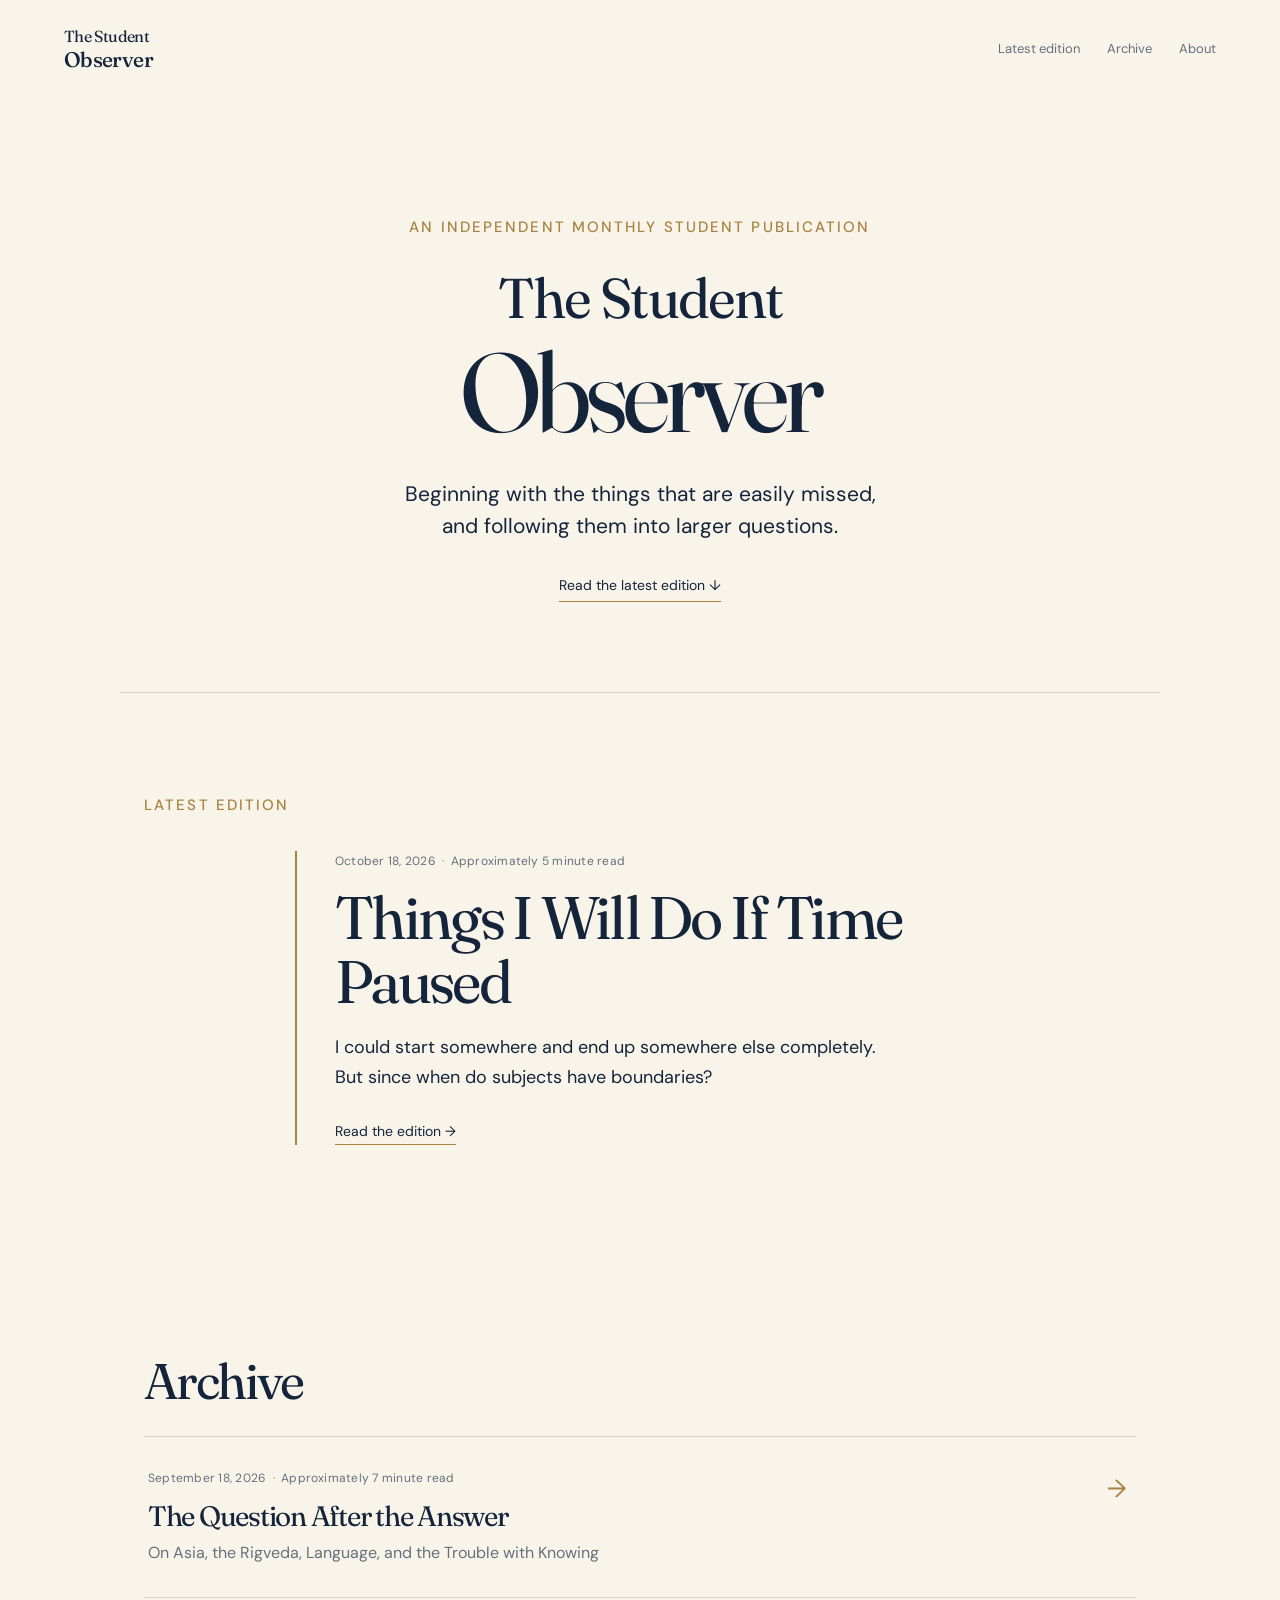
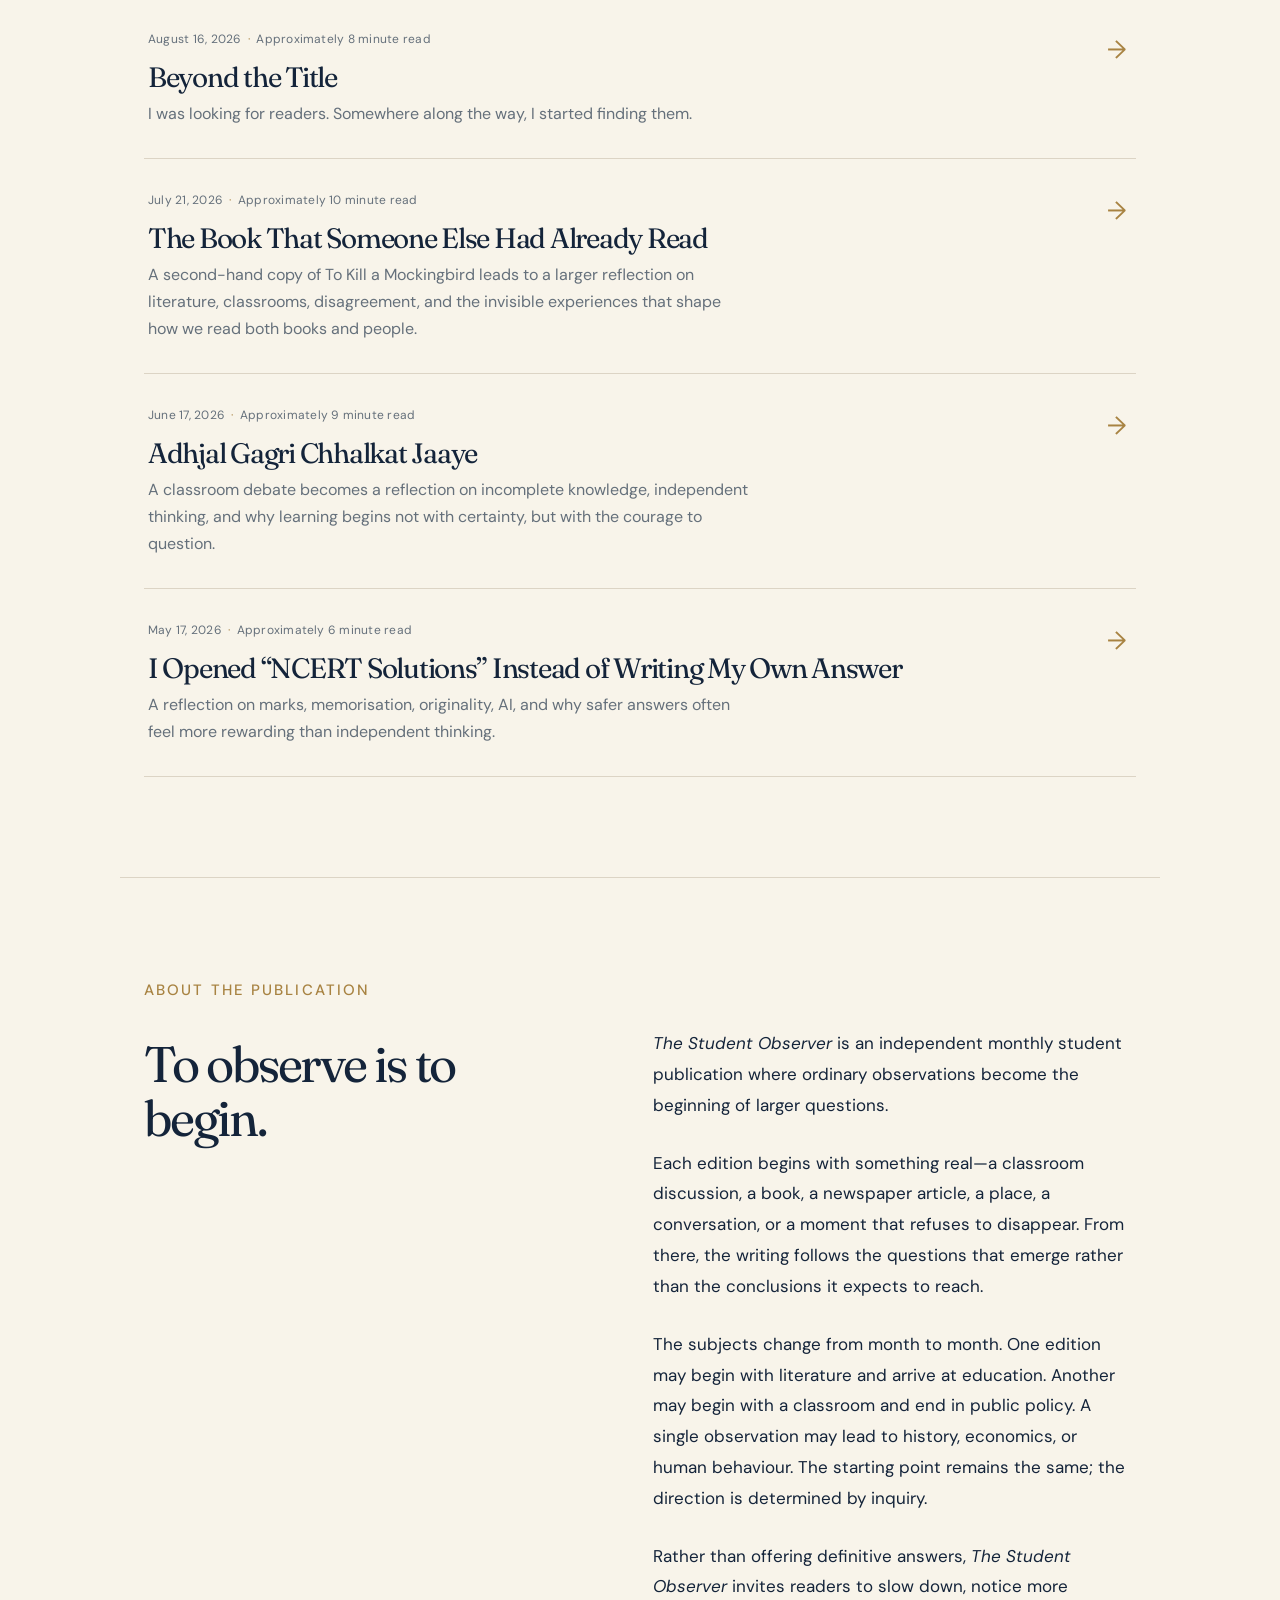
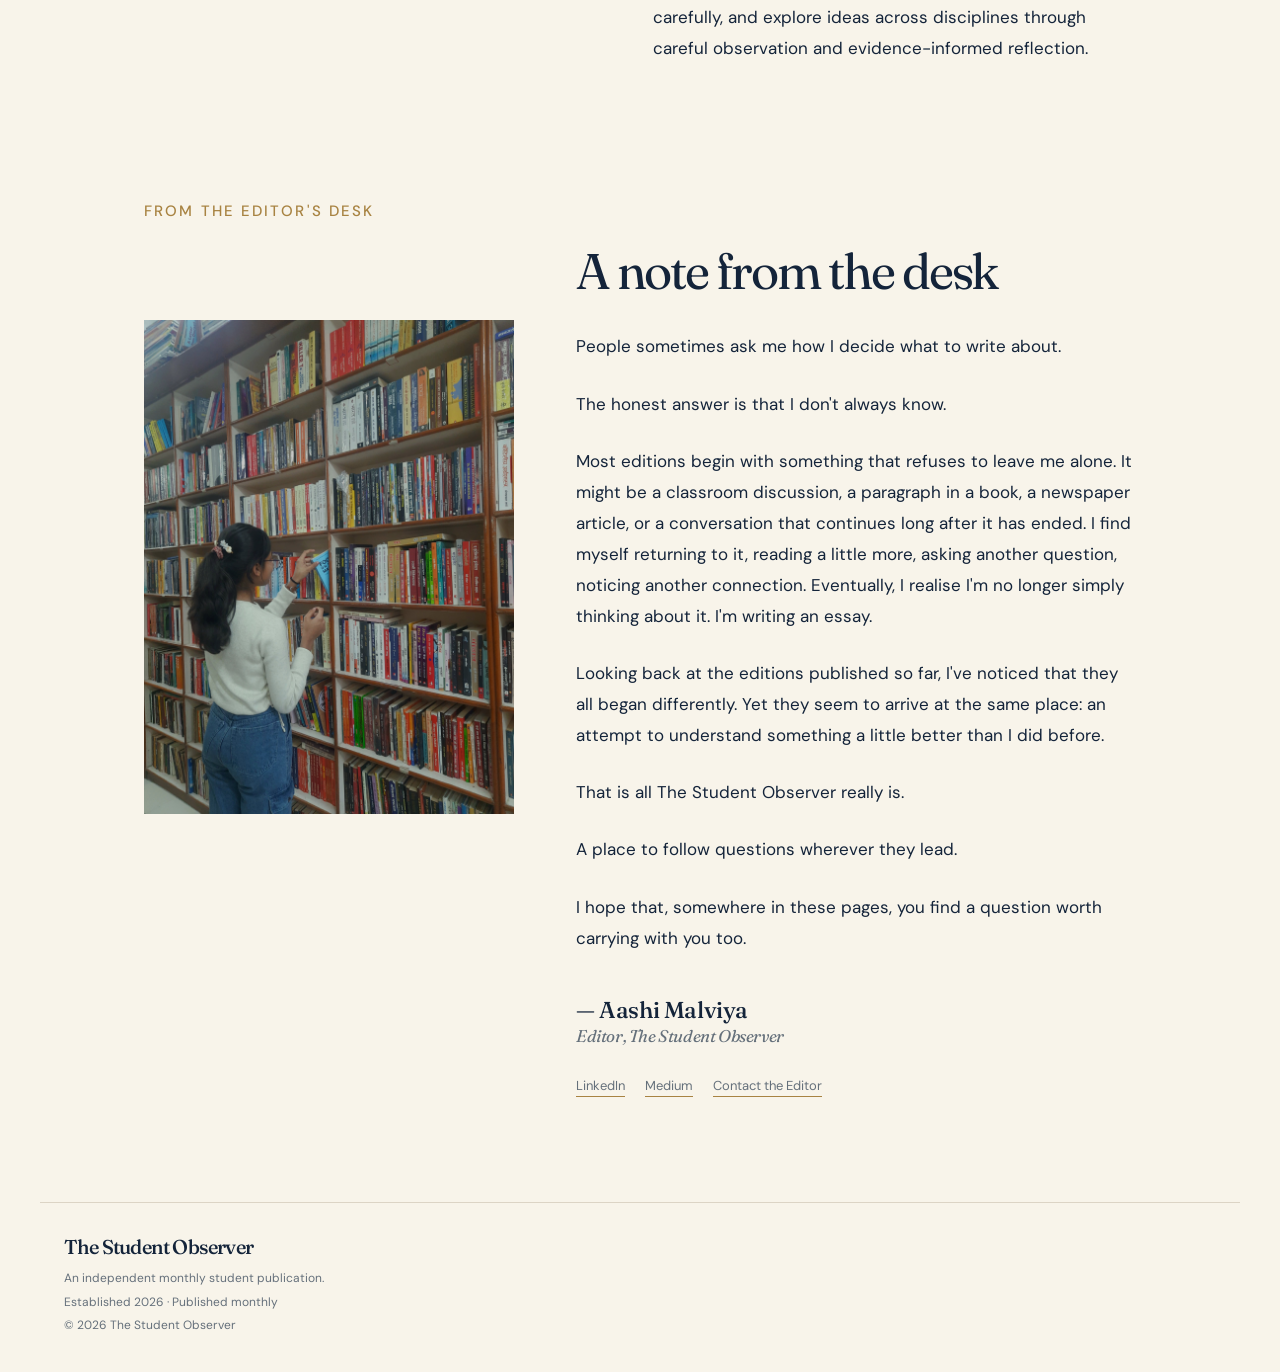
<file: index.html>
<!doctype html>
<html lang="en">
<head>
<meta charset="UTF-8" />
<meta name="viewport" content="width=device-width, initial-scale=1.0" />
<meta name="description" content="The Student Observer — a monthly publication of careful observations and reflective inquiry." />
<title>The Student Observer</title>
<link rel="preconnect" href="https://fonts.googleapis.com" />
<link rel="preconnect" href="https://fonts.gstatic.com" crossorigin />
<link href="https://fonts.googleapis.com/css2?family=DM+Sans:wght@400;500&family=Fraunces:ital,opsz,wght@0,9..144,400;0,9..144,500;1,9..144,400&display=swap" rel="stylesheet" />
<link rel="stylesheet" href="styles.css" />
</head>
<body>
<a class="skip-link" href="#main">Skip to the writing</a>
<header class="site-header">
<a class="wordmark" href="#top" aria-label="The Student Observer home">
<span>The Student</span><strong>Observer</strong>
</a>
<button class="menu-toggle" aria-expanded="false" aria-controls="site-nav">Menu</button>
<nav id="site-nav" aria-label="Primary navigation">
<a href="#latest">Latest edition</a>
<a href="#editions">Archive</a>
<a href="#about">About</a>
</nav>
</header>
<main id="main">
<section id="top" class="hero" aria-labelledby="hero-title">
<p class="eyebrow">An independent monthly student publication</p>
<h1 id="hero-title"><span>The Student</span>Observer</h1>
<p class="hero-copy">Beginning with the things that are easily missed, and following them into larger questions.</p>
<a class="text-link" href="#latest">Read the latest edition <span aria-hidden="true">↓</span></a>
</section>
<section id="latest" class="latest edition-section" aria-labelledby="latest-title">
<div class="section-label">Latest edition</div>
<article class="feature-edition">
<p class="edition-meta">October 18, 2026 <span aria-hidden="true">·</span> Approximately 5 minute read</p>
<h2 id="latest-title">Things I Will Do If Time Paused</h2>
<p>I could start somewhere and end up somewhere else completely. But since when do subjects have boundaries?</p>
<a class="read-link" href="things-i-will-do-if-time-paused.html">Read the edition <span aria-hidden="true">→</span></a>
</article>
</section>
<section id="editions" class="edition-section archive" aria-labelledby="archive-title">
<div class="section-heading">
<h2 id="archive-title">Archive</h2>
</div>
<div class="edition-list">
<article class="edition-row">
<div><p class="edition-meta">September 18, 2026 <span aria-hidden="true">·</span> Approximately 7 minute read</p><h3><a href="the-question-after-the-answer.html">The Question After the Answer</a></h3><p>On Asia, the Rigveda, Language, and the Trouble with Knowing</p></div>
<a class="arrow-link" href="the-question-after-the-answer.html" aria-label="Read The Question After the Answer">→</a>
</article>
<article class="edition-row">
<div><p class="edition-meta">August 16, 2026 <span aria-hidden="true">·</span> Approximately 8 minute read</p><h3><a href="beyond-the-title.html">Beyond the Title</a></h3><p>I was looking for readers. Somewhere along the way, I started finding them.</p></div>
<a class="arrow-link" href="beyond-the-title.html" aria-label="Read Beyond the Title">→</a>
</article>
<article class="edition-row">
<div><p class="edition-meta">July 21, 2026 <span aria-hidden="true">·</span> Approximately 10 minute read</p><h3><a href="the-book-that-someone-else-had-read.html">The Book That Someone Else Had Already Read</a></h3><p>A second-hand copy of To Kill a Mockingbird leads to a larger reflection on literature, classrooms, disagreement, and the invisible experiences that shape how we read both books and people.</p></div>
<a class="arrow-link" href="the-book-that-someone-else-had-read.html" aria-label="Read The Book That Someone Else Had Already Read">→</a>
</article>
<article class="edition-row">
<div><p class="edition-meta">June 17, 2026 <span aria-hidden="true">·</span> Approximately 9 minute read</p><h3><a href="adhjal-gagri-chhalkat-jaaye.html">Adhjal Gagri Chhalkat Jaaye</a></h3><p>A classroom debate becomes a reflection on incomplete knowledge, independent thinking, and why learning begins not with certainty, but with the courage to question.</p></div>
<a class="arrow-link" href="adhjal-gagri-chhalkat-jaaye.html" aria-label="Read Adhjal Gagri Chhalkat Jaaye">→</a>
</article>
<article class="edition-row">
<div><p class="edition-meta">May 17, 2026 <span aria-hidden="true">·</span> Approximately 6 minute read</p><h3><a href="i-opened-ncert-solutions-instead-of-writing-my-own-answer.html">I Opened “NCERT Solutions” Instead of Writing My Own Answer</a></h3><p>A reflection on marks, memorisation, originality, AI, and why safer answers often feel more rewarding than independent thinking.</p></div>
<a class="arrow-link" href="i-opened-ncert-solutions-instead-of-writing-my-own-answer.html" aria-label="Read I Opened NCERT Solutions Instead of Writing My Own Answer">→</a>
</article>
</div>
</section>
<section id="about" class="about" aria-labelledby="about-title">
<div class="section-label">About the publication</div>
<div class="about-grid">
<h2 id="about-title">To observe is to begin.</h2>
<div>
<p><em>The Student Observer</em> is an independent monthly student publication where ordinary observations become the beginning of larger questions.</p>
<p>Each edition begins with something real—a classroom discussion, a book, a newspaper article, a place, a conversation, or a moment that refuses to disappear. From there, the writing follows the questions that emerge rather than the conclusions it expects to reach.</p>
<p>The subjects change from month to month. One edition may begin with literature and arrive at education. Another may begin with a classroom and end in public policy. A single observation may lead to history, economics, or human behaviour. The starting point remains the same; the direction is determined by inquiry.</p>
<p>Rather than offering definitive answers, <em>The Student Observer</em> invites readers to slow down, notice more carefully, and explore ideas across disciplines through careful observation and evidence-informed reflection.</p>
</div>
</div>
</section>
<section class="editor" aria-labelledby="editor-title">
<div class="section-label editor-label">From the Editor's Desk</div>
<div class="editor-details">
<img class="editor-photo" src="editor-library.jpg" alt="The editor selecting a book in a library" />
<div class="editor-copy">
<h2 id="editor-title">A note from the desk</h2>
<div class="editor-letter">
<p>People sometimes ask me how I decide what to write about.</p>
<p>The honest answer is that I don't always know.</p>
<p>Most editions begin with something that refuses to leave me alone. It might be a classroom discussion, a paragraph in a book, a newspaper article, or a conversation that continues long after it has ended. I find myself returning to it, reading a little more, asking another question, noticing another connection. Eventually, I realise I'm no longer simply thinking about it. I'm writing an essay.</p>
<p>Looking back at the editions published so far, I've noticed that they all began differently. Yet they seem to arrive at the same place: an attempt to understand something a little better than I did before.</p>
<p>That is all The Student Observer really is.</p>
<p>A place to follow questions wherever they lead.</p>
<p>I hope that, somewhere in these pages, you find a question worth carrying with you too.</p>
</div>
<p class="editor-signature"><span class="signature-name">— Aashi Malviya</span><span class="signature-title">Editor, The Student Observer</span></p>
<nav class="editor-contact contact-links" aria-label="Editor contact links">
<a href="https://www.linkedin.com/in/aashi-malviya-writes"
     target="_blank"
     rel="noopener noreferrer">
    LinkedIn
  </a>
<a href="https://medium.com/@aashimalviyawrites"
     target="_blank"
     rel="noopener noreferrer">
    Medium
  </a>
<a href="mailto:aashimalviyawrites@gmail.com?subject=Regarding%20The%20Student%20Observer&body=Dear%20Aashi%2C%0A%0A">
  Contact the Editor
  </a>
</nav>
</div>
</div>
</section>
</main>
<footer>
<div class="footer-mark">The Student Observer</div>
<p>An independent monthly student publication.</p>
<p>Established 2026 <span aria-hidden="true">·</span> Published monthly</p>
<p>© 2026 The Student Observer</p>
</footer>
<script src="script.js"></script>
</body>
</html>
</file>
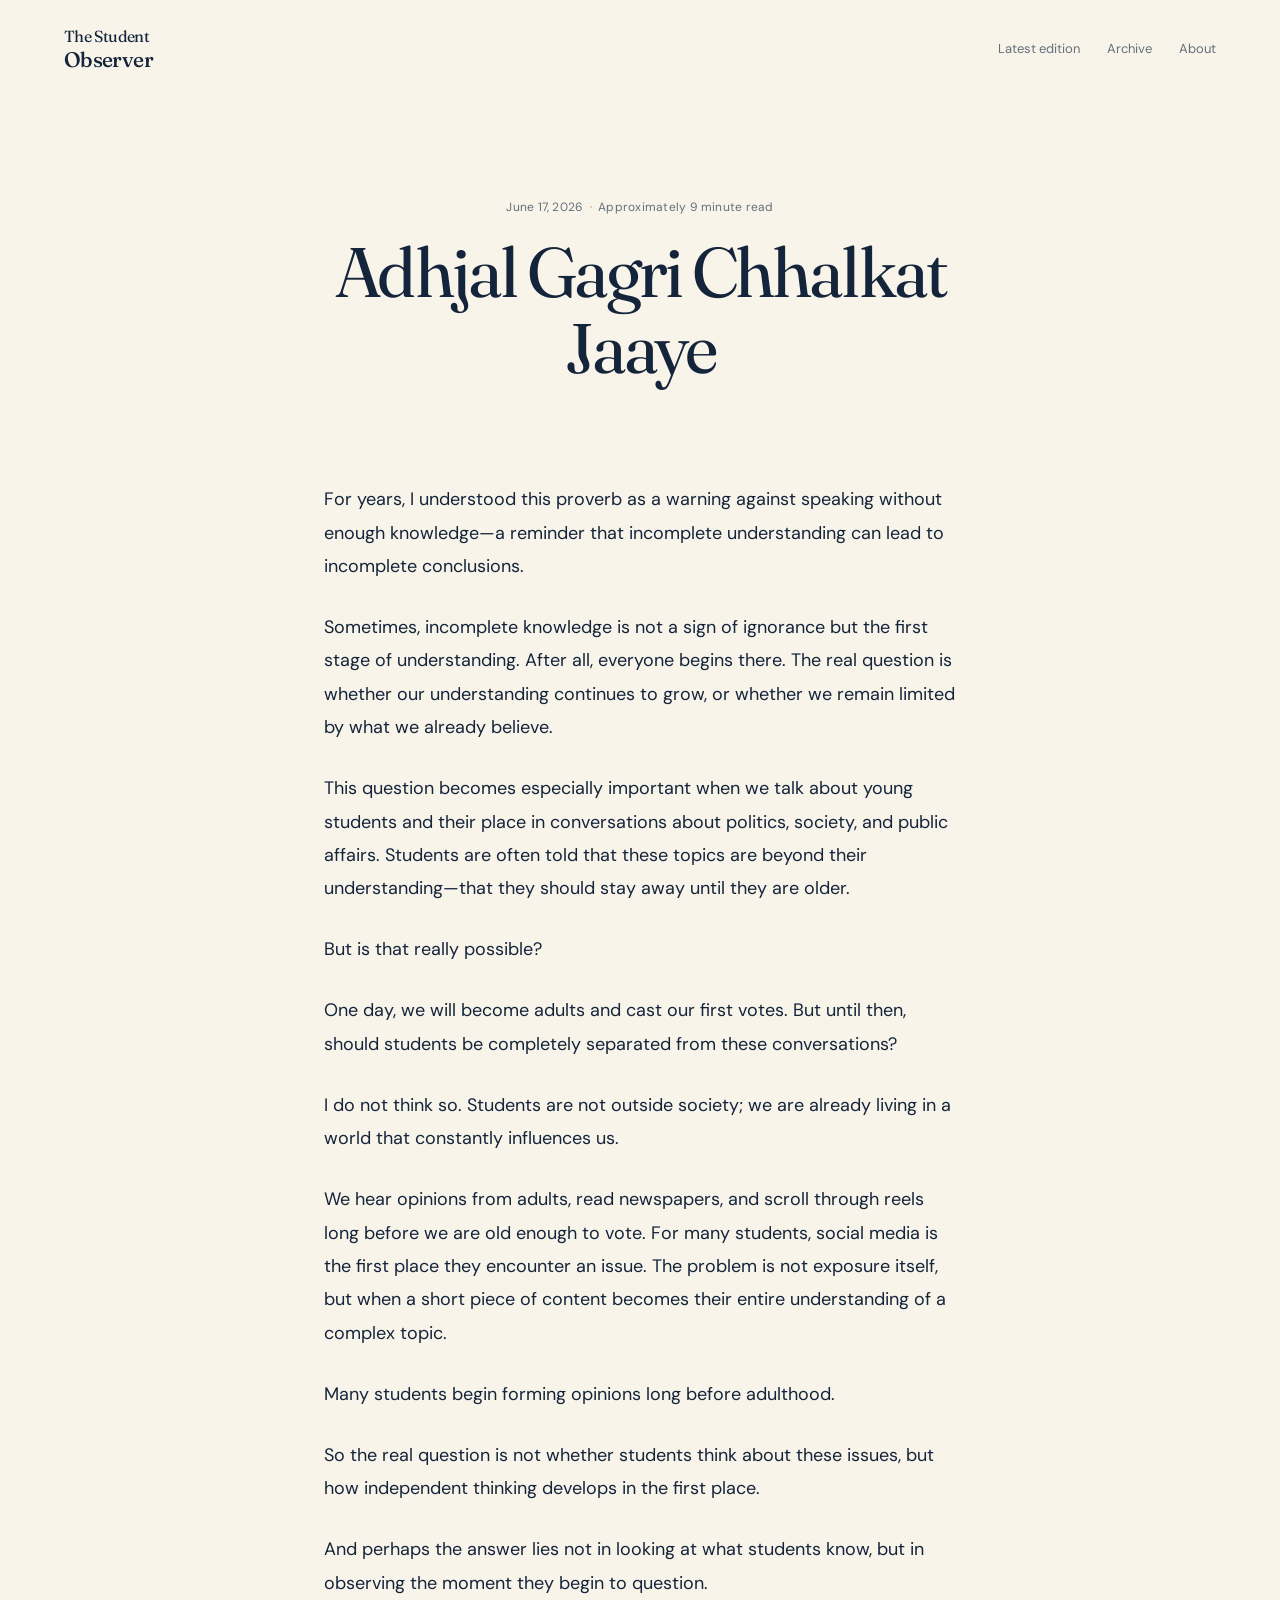
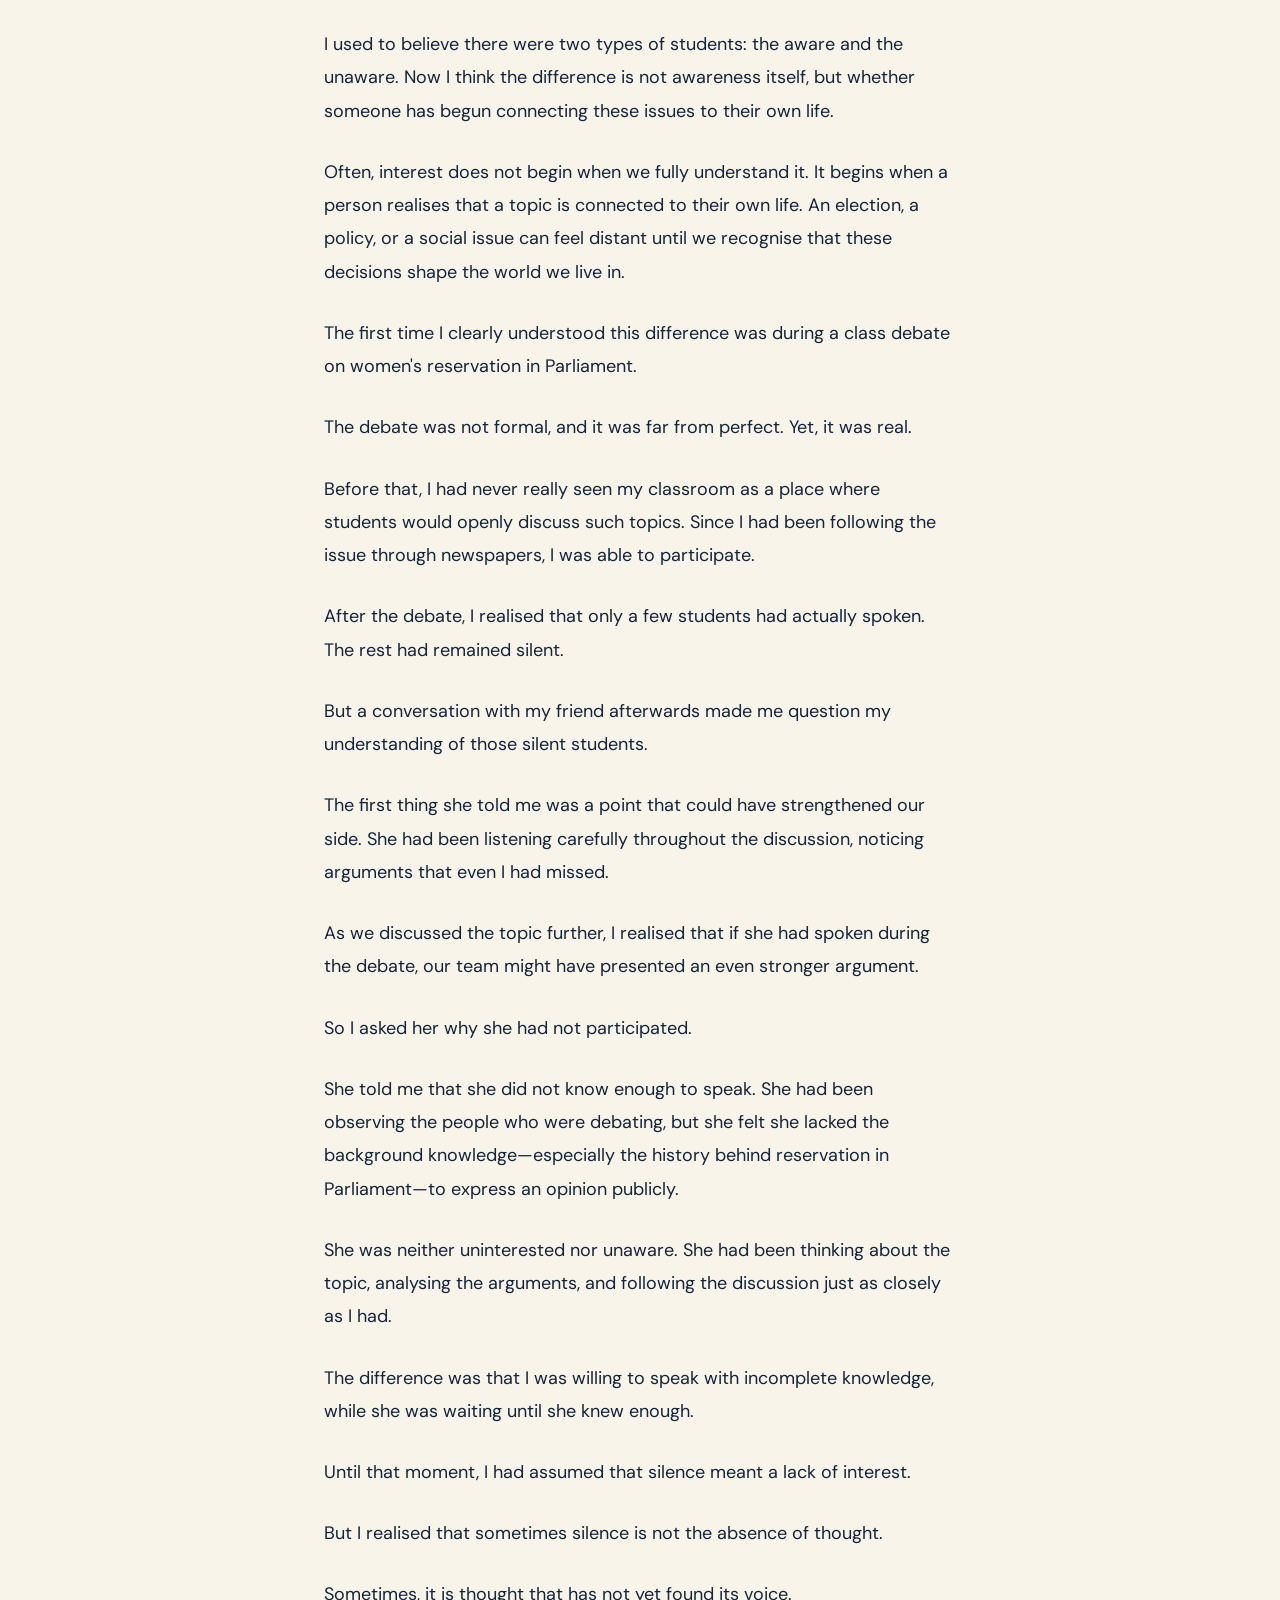
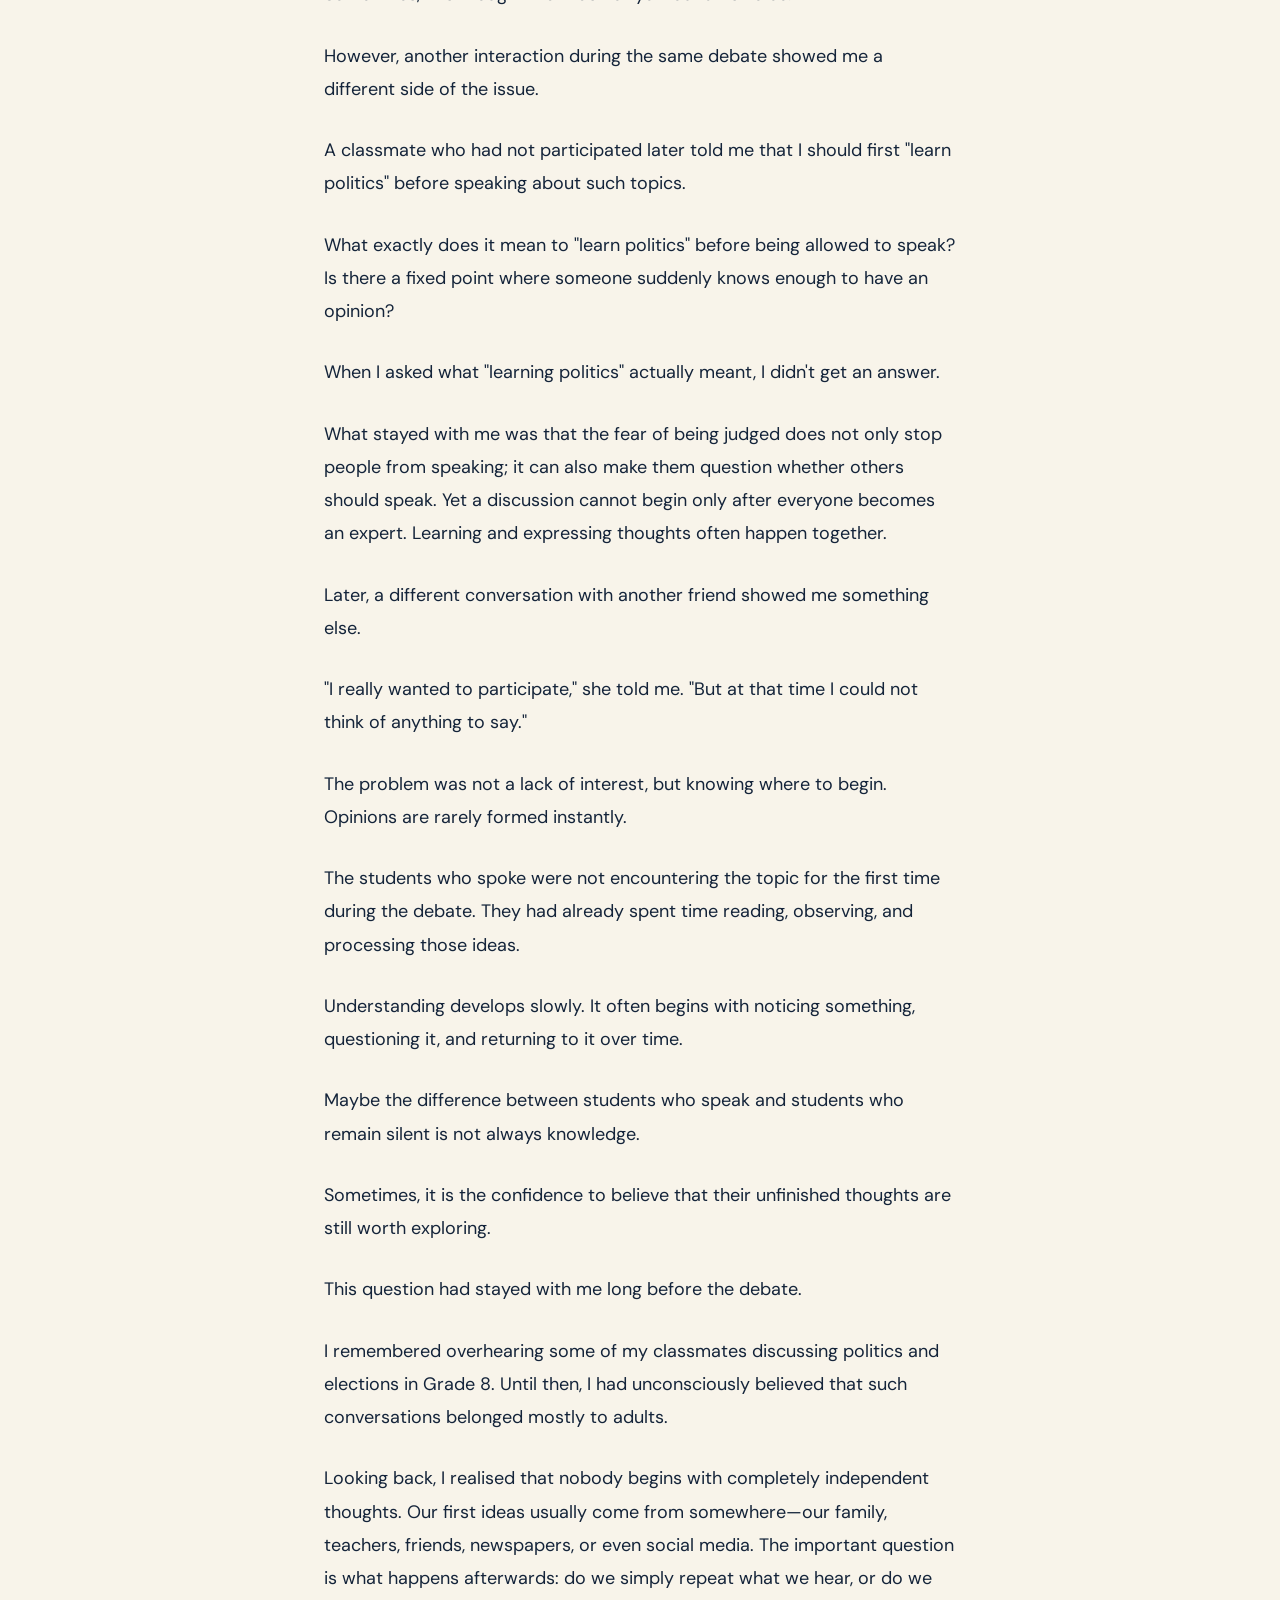
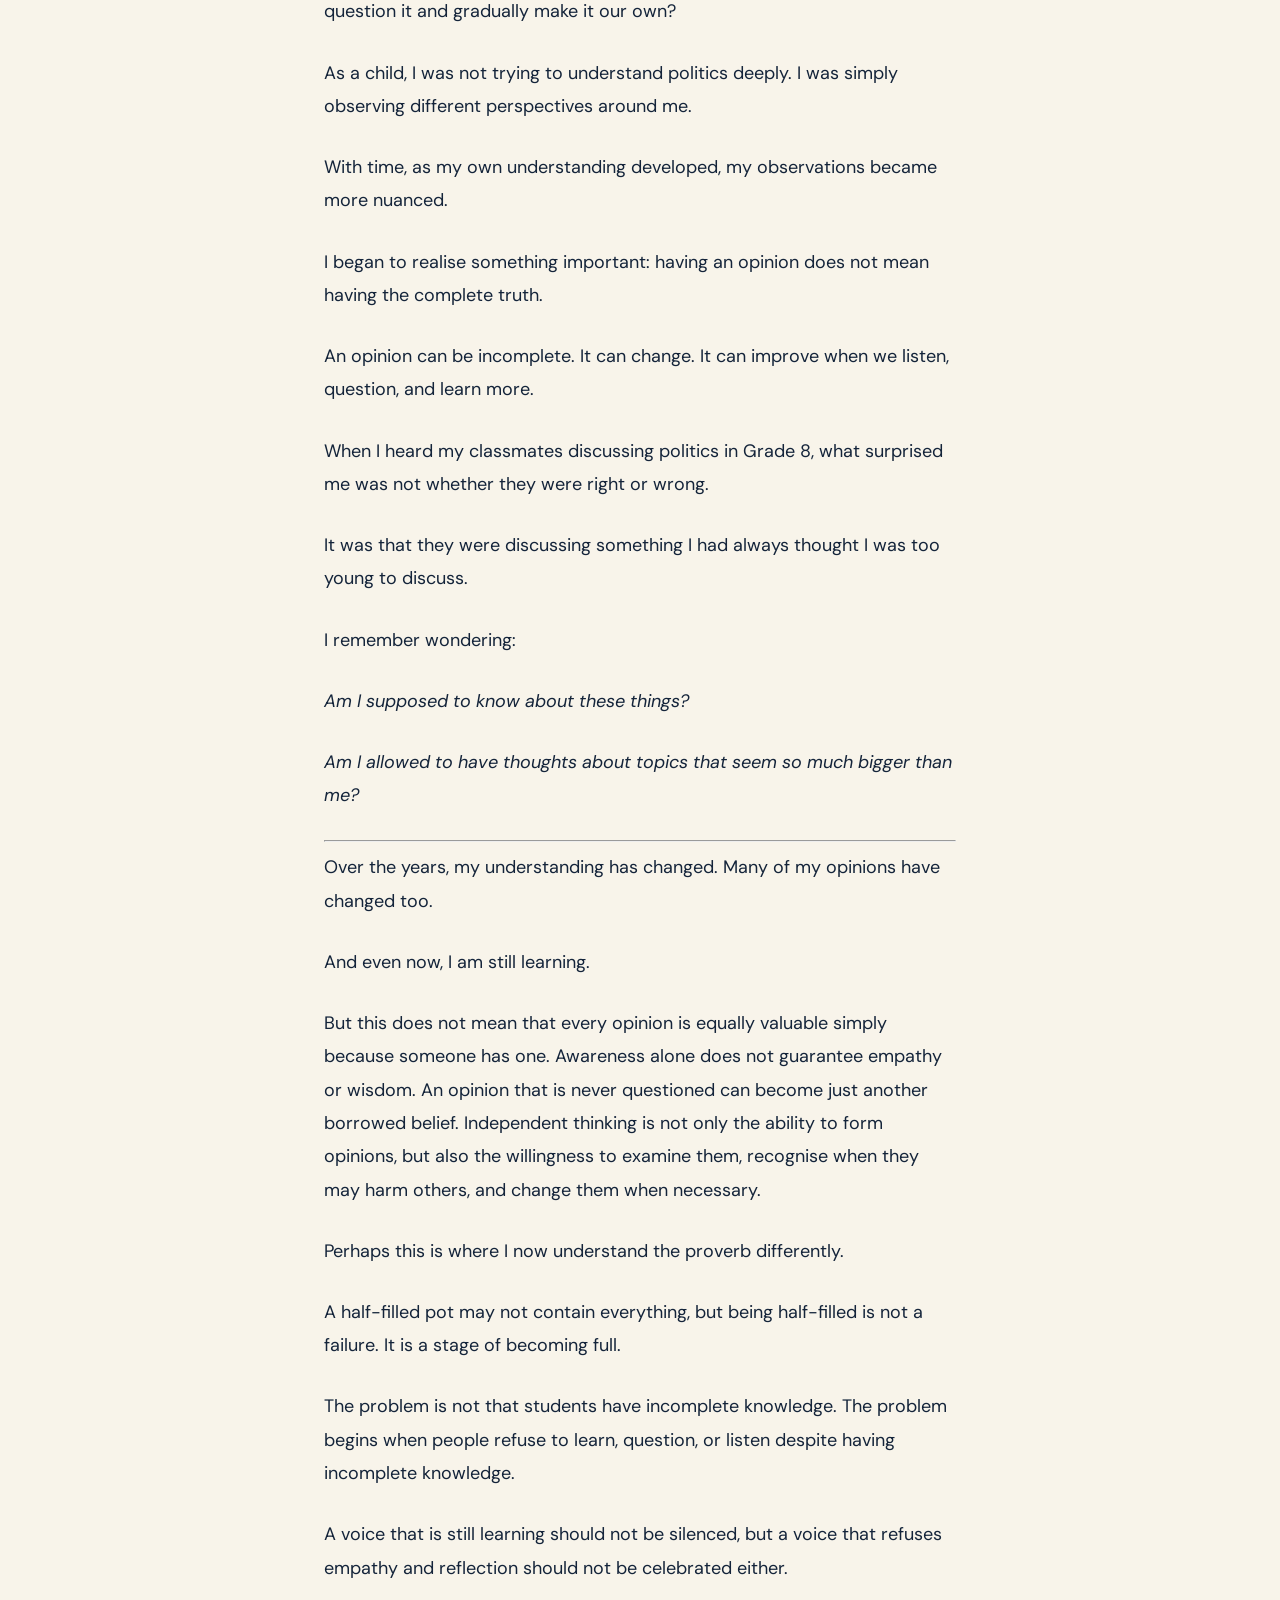
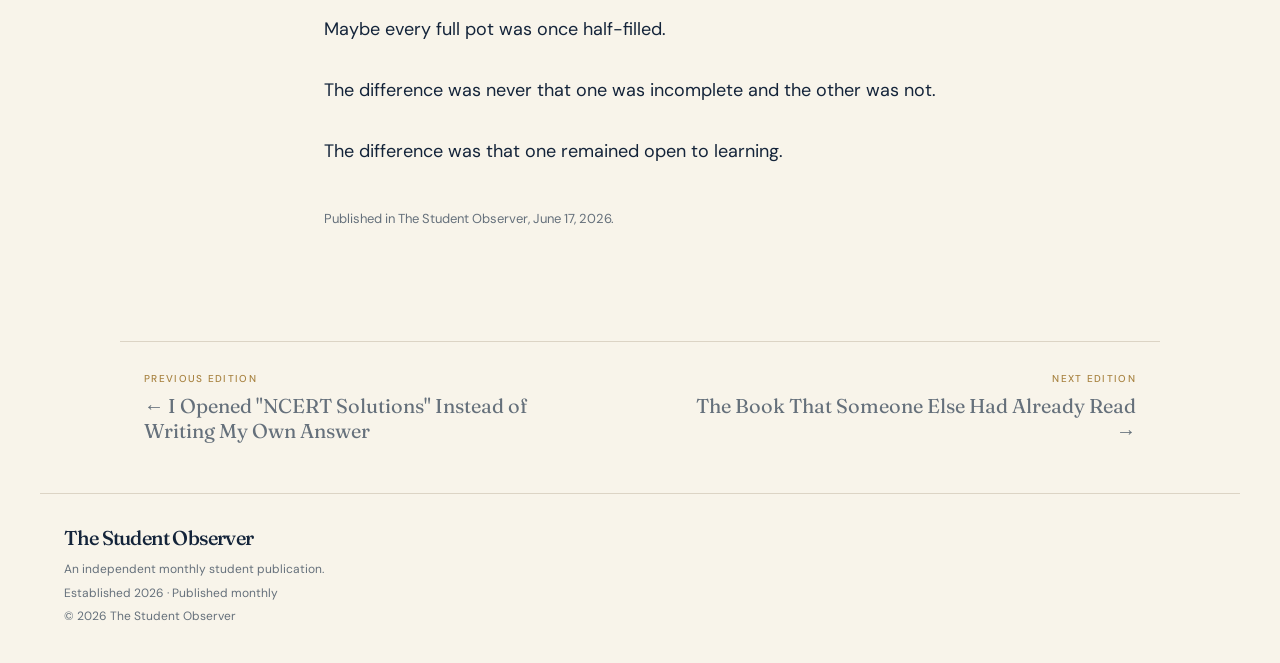
<file: adhjal-gagri-chhalkat-jaaye.html>
<!doctype html>
<html lang="en">
<head>
    <meta charset="UTF-8" />
    <meta name="viewport" content="width=device-width, initial-scale=1.0" />
    <meta name="description" content="Adhjal Gagri Chhaalkat Jaaye — The Student Observer" />
    <title>Adhajal Gagri Chhalkat Jaaye| The Student Observer</title>
    <link rel="preconnect" href="https://fonts.googleapis.com" />
    <link rel="preconnect" href="https://fonts.gstatic.com" crossorigin />
    <link href="https://fonts.googleapis.com/css2?family=DM+Sans:wght@400;500&family=Fraunces:ital,opsz,wght@0,9..144,400;0,9..144,500;1,9..144,400&display=swap" rel="stylesheet" />
    <link rel="stylesheet" href="article.css" />
</head>

<body>
    <a class="skip-link" href="#essay">Skip to the essay</a>
    <header class="site-header"><a class="wordmark" href="index.html" aria-label="The Student Observer home">
        <span>The Student</span>
        <strong>Observer</strong>
    </a><button class="menu-toggle" aria-expanded="false" aria-controls="site-nav">Menu</button>
    
    <nav id="site-nav" aria-label="Primary navigation">
        <a href="index.html#latest">Latest edition</a>
        <link rel="stylesheet" href="styles.css" />
<link rel="stylesheet" href="article.css" />
        Archive</a>
        <a href="index.html#about">About</a>
    </nav>
</header>

<main>
    <header class="article-header">
        <p class="edition-meta">June 17, 2026 
            <span aria-hidden="true">·</span> Approximately 9 minute read</p>
            <h1>Adhjal Gagri Chhalkat Jaaye</h1>
    </header>
    <article id="essay" class="article"><p>For years, I understood this proverb as a warning against speaking without enough knowledge—a reminder that incomplete understanding can lead to incomplete conclusions.</p><p>Sometimes, incomplete knowledge is not a sign of ignorance but the first stage of understanding. After all, everyone begins there. The real question is whether our understanding continues to grow, or whether we remain limited by what we already believe.</p><p>This question becomes especially important when we talk about young students and their place in conversations about politics, society, and public affairs. Students are often told that these topics are beyond their understanding—that they should stay away until they are older.</p><p>But is that really possible?</p><p>One day, we will become adults and cast our first votes. But until then, should students be completely separated from these conversations?</p><p>I do not think so. Students are not outside society; we are already living in a world that constantly influences us.</p><p>We hear opinions from adults, read newspapers, and scroll through reels long before we are old enough to vote. For many students, social media is the first place they encounter an issue. The problem is not exposure itself, but when a short piece of content becomes their entire understanding of a complex topic.</p><p>Many students begin forming opinions long before adulthood.</p><p>So the real question is not whether students think about these issues, but how independent thinking develops in the first place.</p><p>And perhaps the answer lies not in looking at what students know, but in observing the moment they begin to question.</p><p>I used to believe there were two types of students: the aware and the unaware. Now I think the difference is not awareness itself, but whether someone has begun connecting these issues to their own life.</p><p>Often, interest does not begin when we fully understand it. It begins when a person realises that a topic is connected to their own life. An election, a policy, or a social issue can feel distant until we recognise that these decisions shape the world we live in.</p><p>The first time I clearly understood this difference was during a class debate on women's reservation in Parliament.</p><p>The debate was not formal, and it was far from perfect. Yet, it was real.</p><p>Before that, I had never really seen my classroom as a place where students would openly discuss such topics. Since I had been following the issue through newspapers, I was able to participate.</p><p>After the debate, I realised that only a few students had actually spoken. The rest had remained silent.</p><p>But a conversation with my friend afterwards made me question my understanding of those silent students.</p><p>The first thing she told me was a point that could have strengthened our side. She had been listening carefully throughout the discussion, noticing arguments that even I had missed.</p><p>As we discussed the topic further, I realised that if she had spoken during the debate, our team might have presented an even stronger argument.</p><p>So I asked her why she had not participated.</p><p>She told me that she did not know enough to speak. She had been observing the people who were debating, but she felt she lacked the background knowledge—especially the history behind reservation in Parliament—to express an opinion publicly.</p><p>She was neither uninterested nor unaware. She had been thinking about the topic, analysing the arguments, and following the discussion just as closely as I had.</p><p>The difference was that I was willing to speak with incomplete knowledge, while she was waiting until she knew enough.</p><p>Until that moment, I had assumed that silence meant a lack of interest.</p><p>But I realised that sometimes silence is not the absence of thought.</p><p>Sometimes, it is thought that has not yet found its voice.</p><p>However, another interaction during the same debate showed me a different side of the issue.</p><p>A classmate who had not participated later told me that I should first "learn politics" before speaking about such topics.</p><p>What exactly does it mean to "learn politics" before being allowed to speak? Is there a fixed point where someone suddenly knows enough to have an opinion?</p><p>When I asked what "learning politics" actually meant, I didn't get an answer.</p><p>What stayed with me was that the fear of being judged does not only stop people from speaking; it can also make them question whether others should speak. Yet a discussion cannot begin only after everyone becomes an expert. Learning and expressing thoughts often happen together.</p><p>Later, a different conversation with another friend showed me something else.</p><p>"I really wanted to participate," she told me. "But at that time I could not think of anything to say."</p><p>The problem was not a lack of interest, but knowing where to begin. Opinions are rarely formed instantly.</p><p>The students who spoke were not encountering the topic for the first time during the debate. They had already spent time reading, observing, and processing those ideas.</p><p>Understanding develops slowly. It often begins with noticing something, questioning it, and returning to it over time.</p><p>Maybe the difference between students who speak and students who remain silent is not always knowledge.</p><p>Sometimes, it is the confidence to believe that their unfinished thoughts are still worth exploring.</p><p>This question had stayed with me long before the debate.</p><p>I remembered overhearing some of my classmates discussing politics and elections in Grade 8. Until then, I had unconsciously believed that such conversations belonged mostly to adults.</p><p>Looking back, I realised that nobody begins with completely independent thoughts. Our first ideas usually come from somewhere—our family, teachers, friends, newspapers, or even social media. The important question is what happens afterwards: do we simply repeat what we hear, or do we question it and gradually make it our own?</p><p>As a child, I was not trying to understand politics deeply. I was simply observing different perspectives around me.</p><p>With time, as my own understanding developed, my observations became more nuanced.</p><p>I began to realise something important: having an opinion does not mean having the complete truth.</p><p>An opinion can be incomplete. It can change. It can improve when we listen, question, and learn more.</p><p>When I heard my classmates discussing politics in Grade 8, what surprised me was not whether they were right or wrong.</p><p>It was that they were discussing something I had always thought I was too young to discuss.</p><p>I remember wondering:</p><p><em>Am I supposed to know about these things?</em></p><p><em>Am I allowed to have thoughts about topics that seem so much bigger than me?</em></p><hr /><p>Over the years, my understanding has changed. Many of my opinions have changed too.</p><p>And even now, I am still learning.</p><p>But this does not mean that every opinion is equally valuable simply because someone has one. Awareness alone does not guarantee empathy or wisdom. An opinion that is never questioned can become just another borrowed belief. Independent thinking is not only the ability to form opinions, but also the willingness to examine them, recognise when they may harm others, and change them when necessary.</p><p>Perhaps this is where I now understand the proverb differently.</p><p>A half-filled pot may not contain everything, but being half-filled is not a failure. It is a stage of becoming full.</p><p>The problem is not that students have incomplete knowledge. The problem begins when people refuse to learn, question, or listen despite having incomplete knowledge.</p><p>A voice that is still learning should not be silenced, but a voice that refuses empathy and reflection should not be celebrated either.</p><p>Maybe every full pot was once half-filled.</p><p>The difference was never that one was incomplete and the other was not.</p><p>The difference was that one remained open to learning.</p><p></p>
        
    <footer>Published in The Student Observer, June 17, 2026.</footer>
</article>
</main> 

    <nav class="edition-navigation" aria-label="Edition navigation">

    <a href="i-opened-ncert-solutions-instead-of-writing-my-own-answer.html">
        <span>Previous edition</span>
        ← I Opened "NCERT Solutions" Instead of Writing My Own Answer
    </a>

    <a href="the-book-that-someone-else-had-read.html">
        <span>Next edition</span>
        The Book That Someone Else Had Already Read →
    </a>

</nav>

    <footer>
        <div class="footer-mark">The Student Observer</div>
        <p>An independent monthly student publication.</p>
        <p>Established 2026 
        <span aria-hidden="true">·</span> 
        Published monthly</p>
        <p>© 2026 The Student Observer</p>
    </footer>
<script src="script.js"></script></body>
</html>
</file>
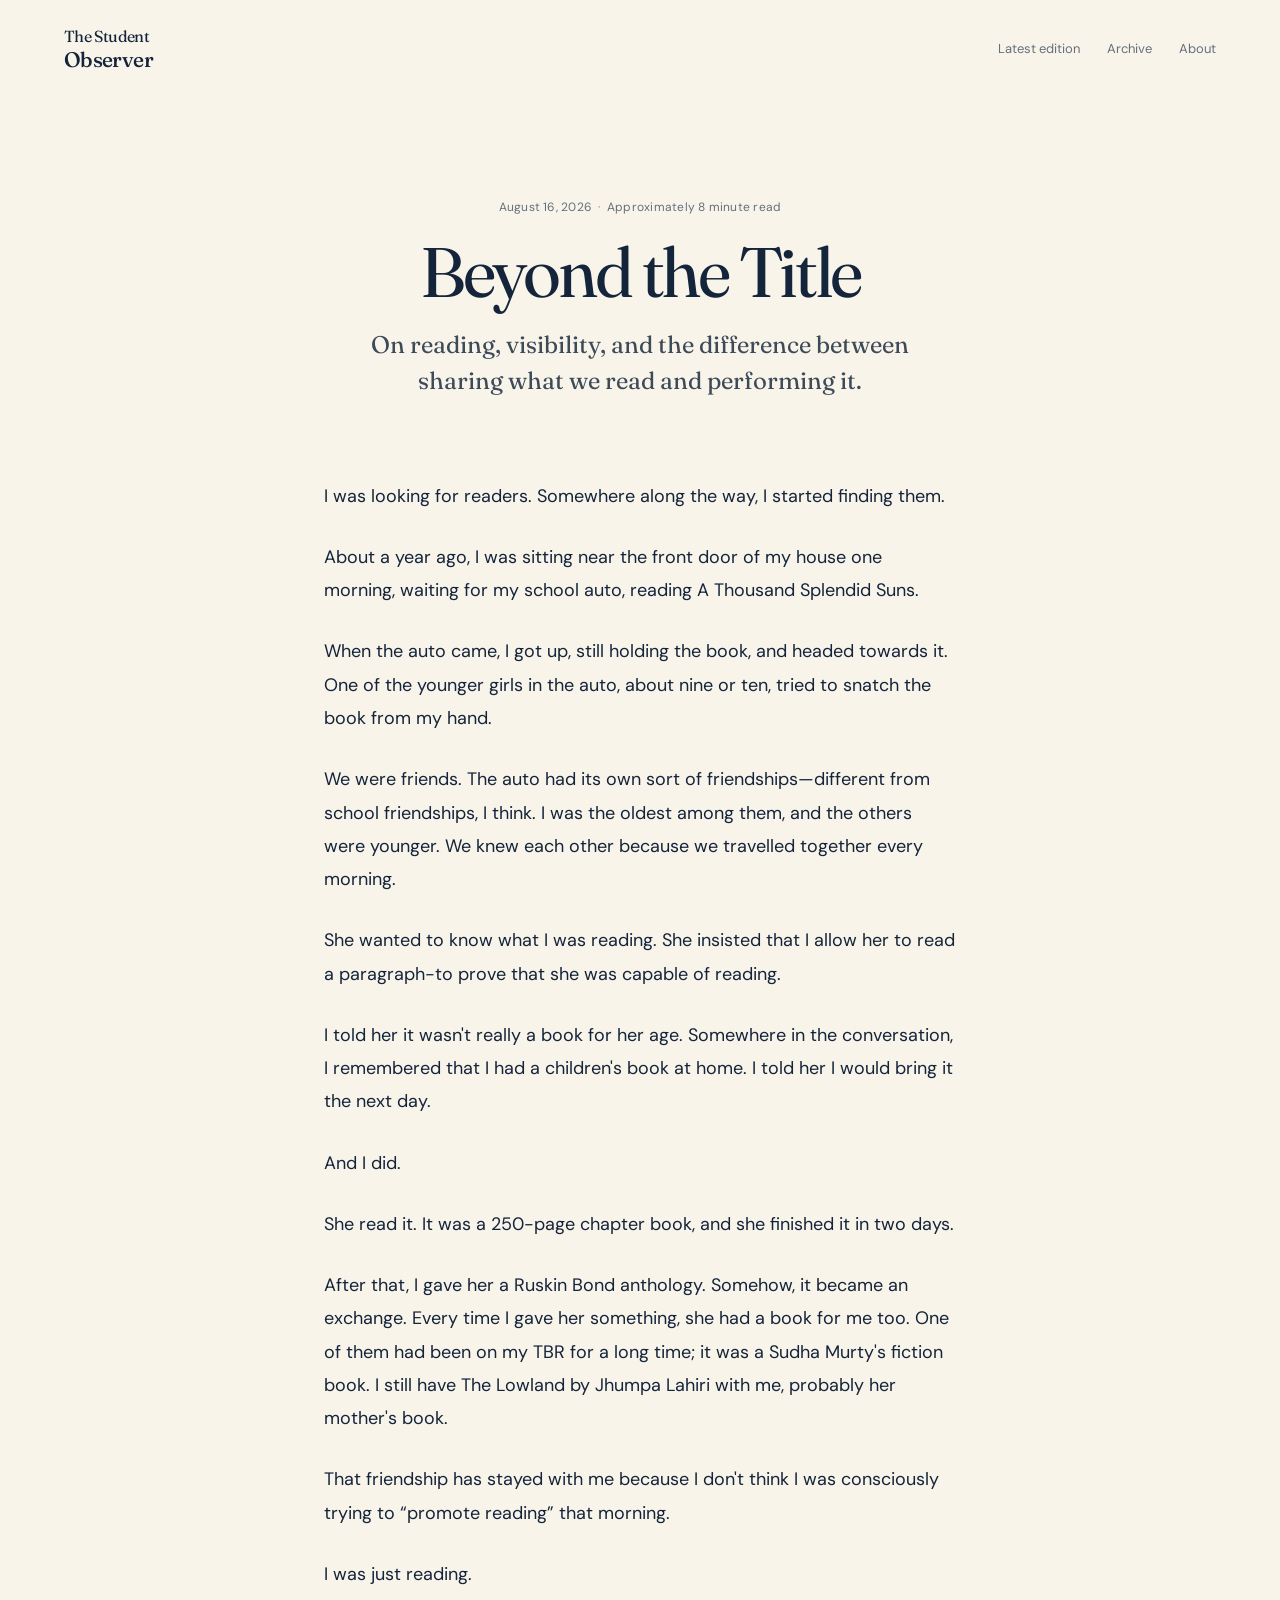
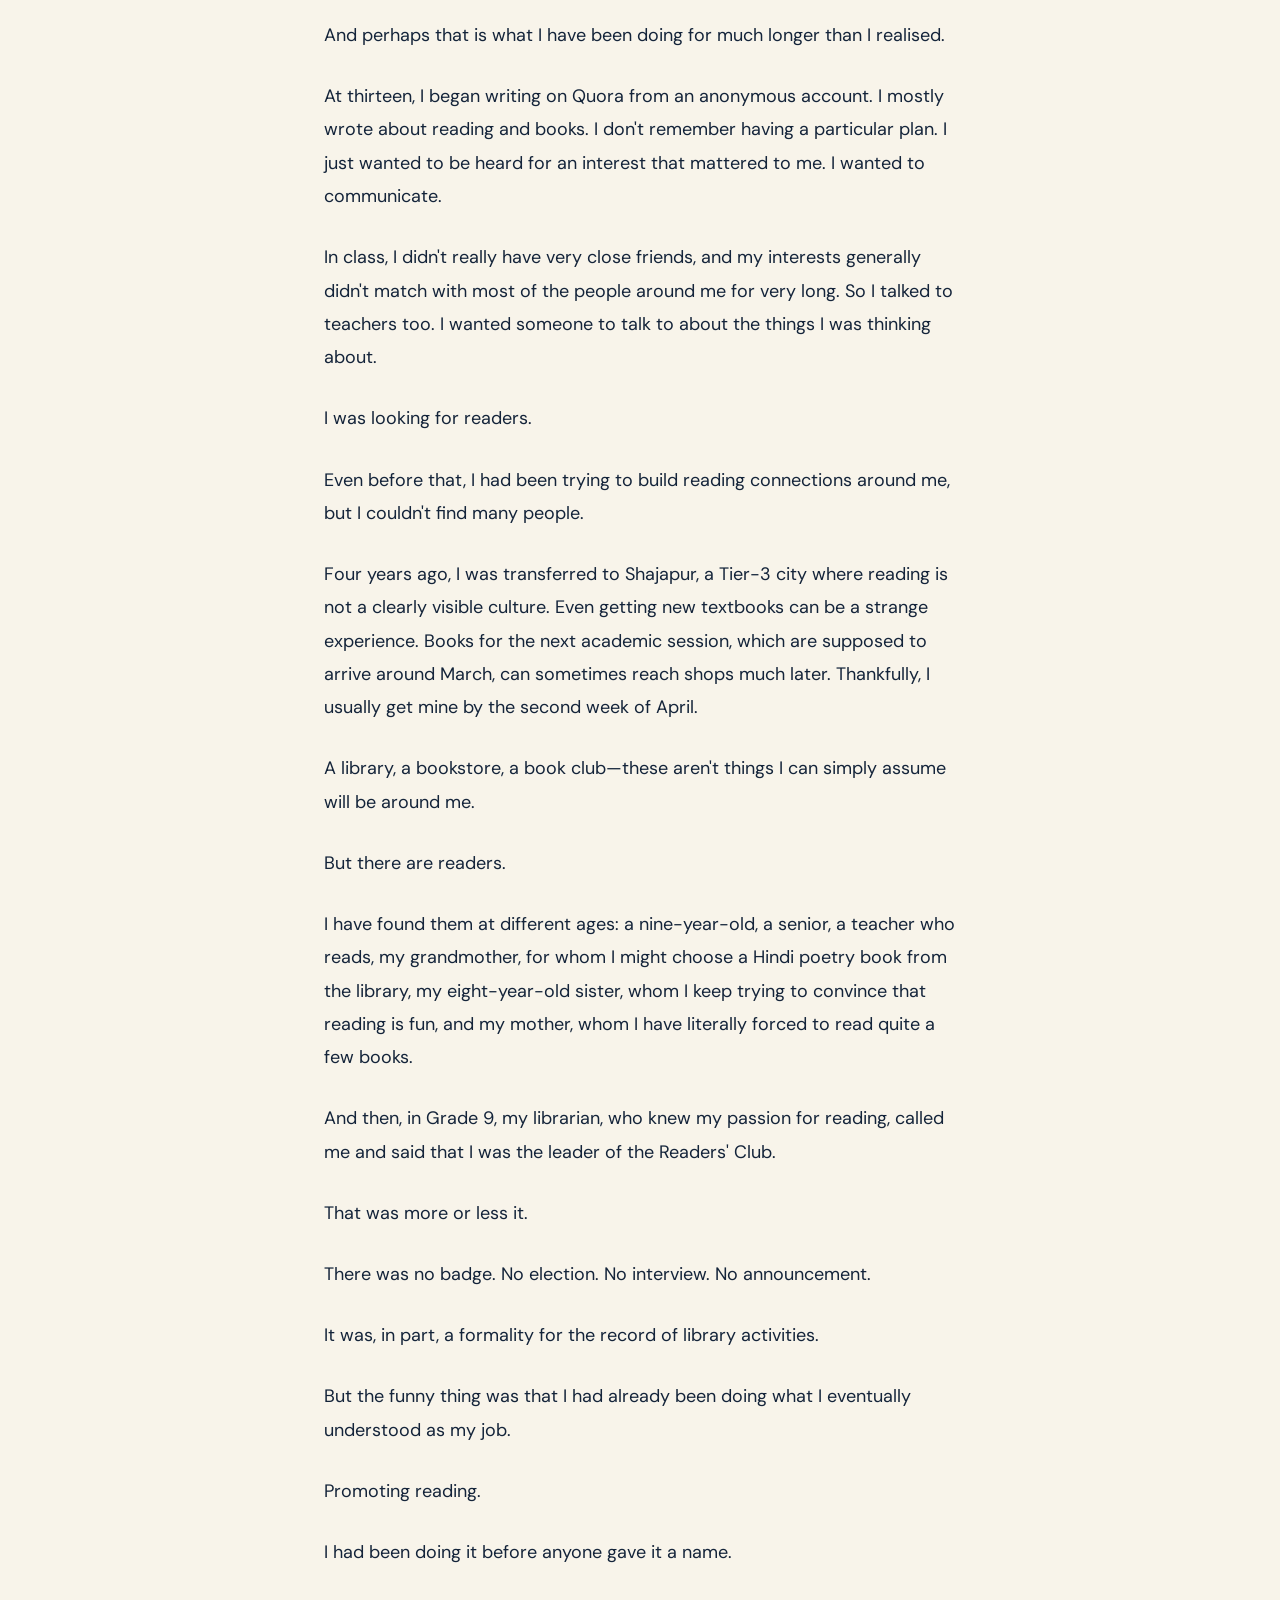
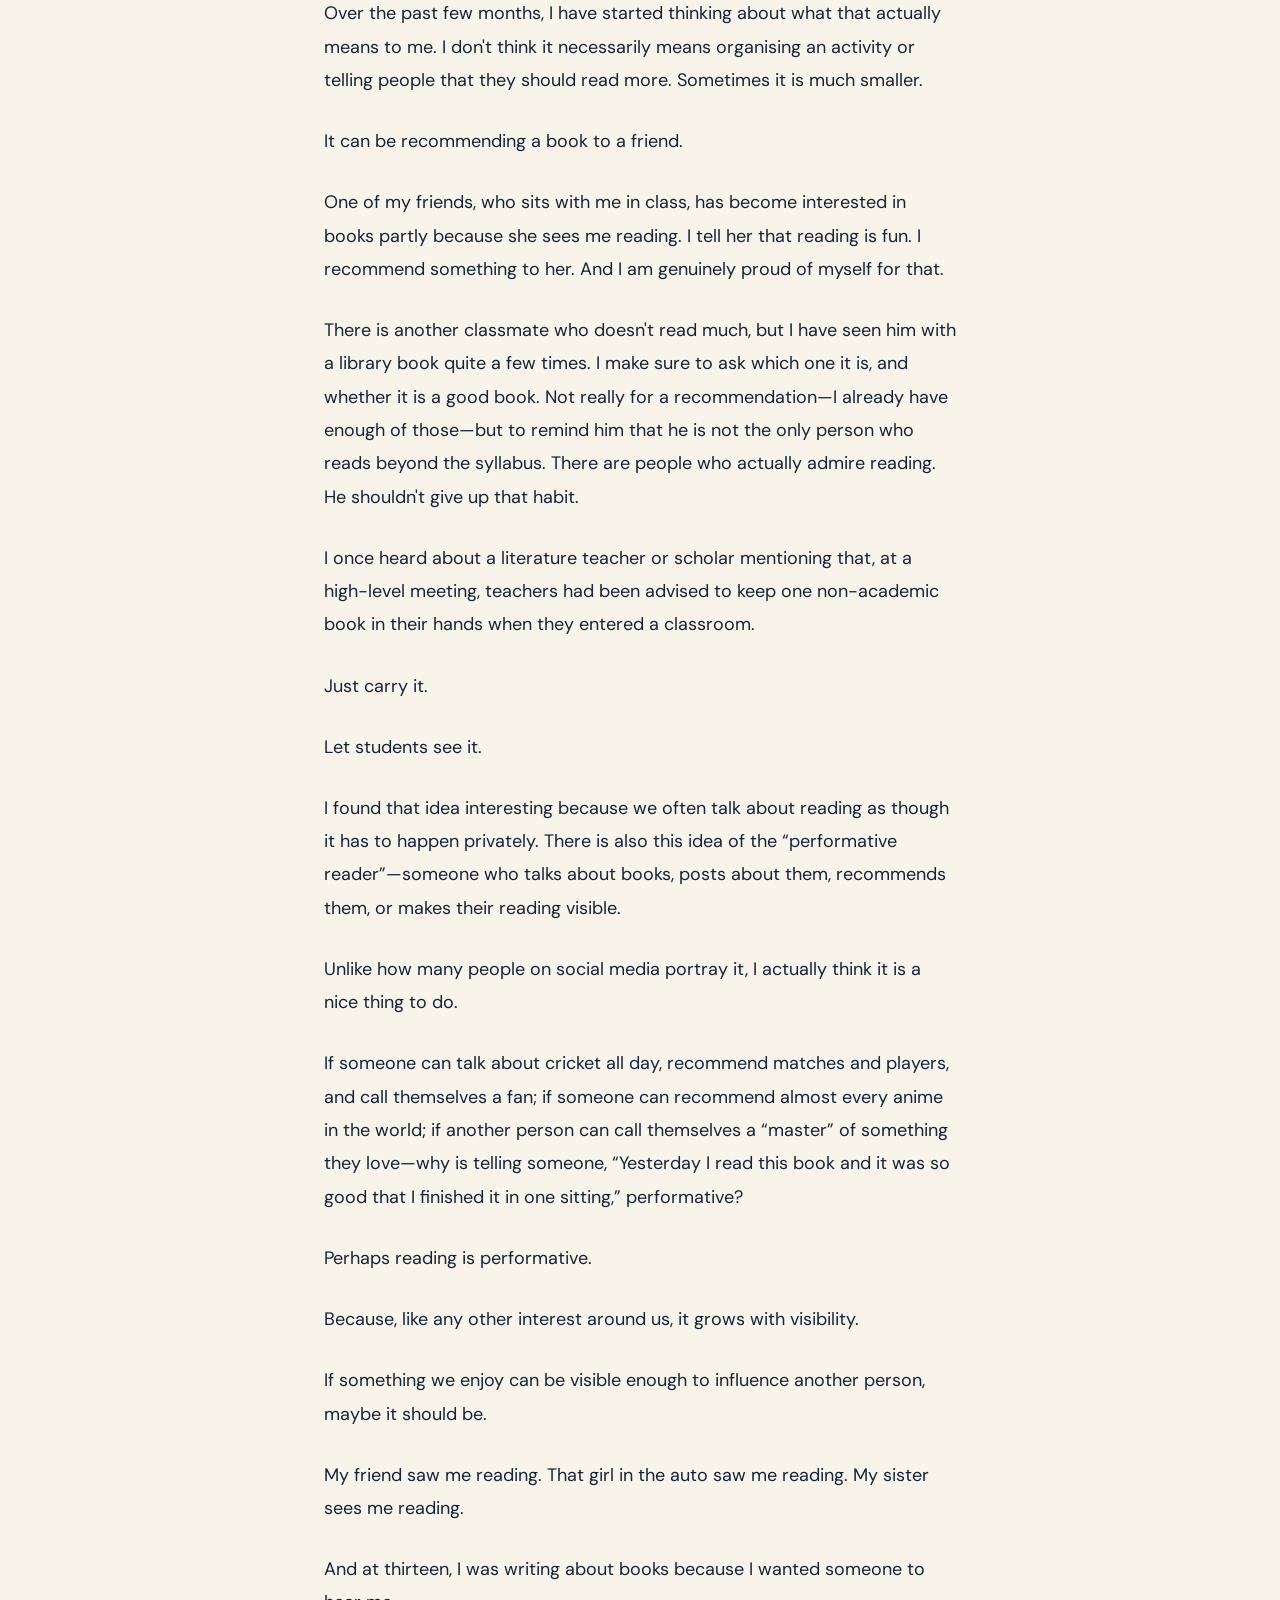
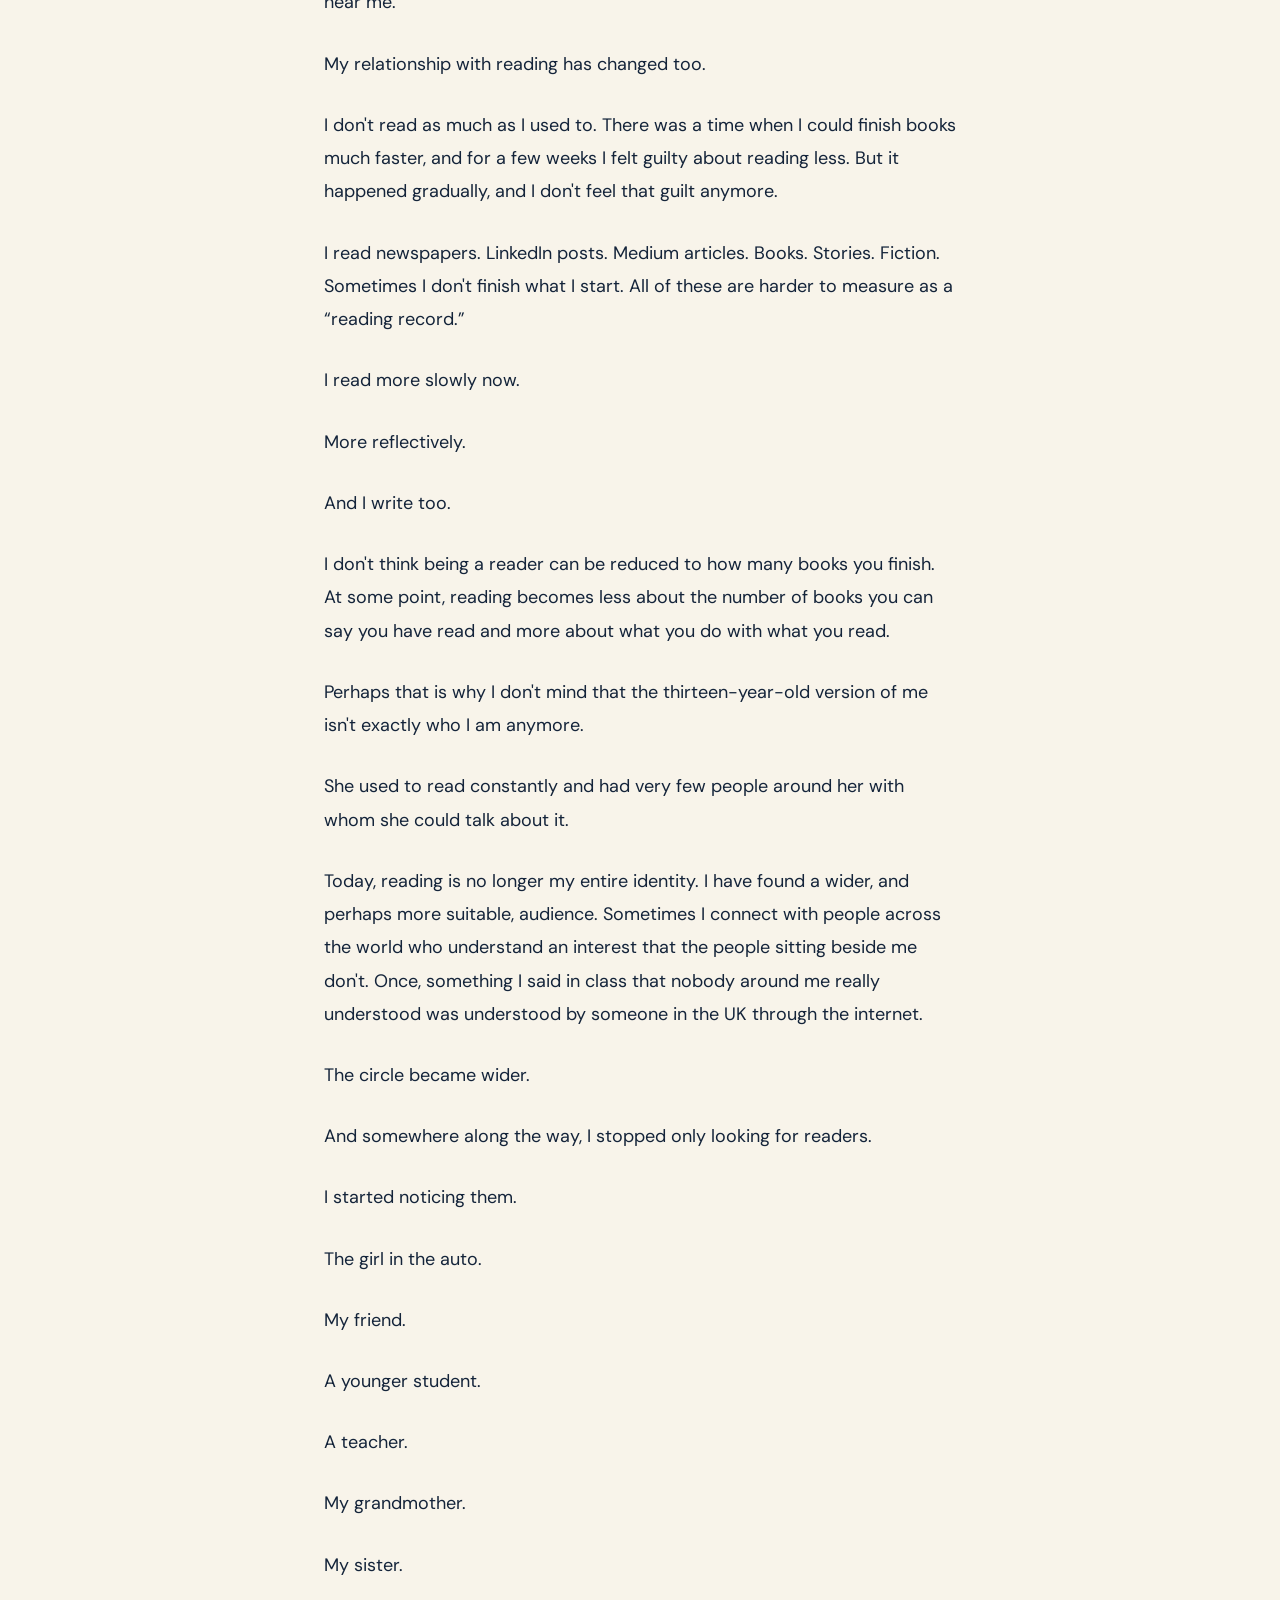
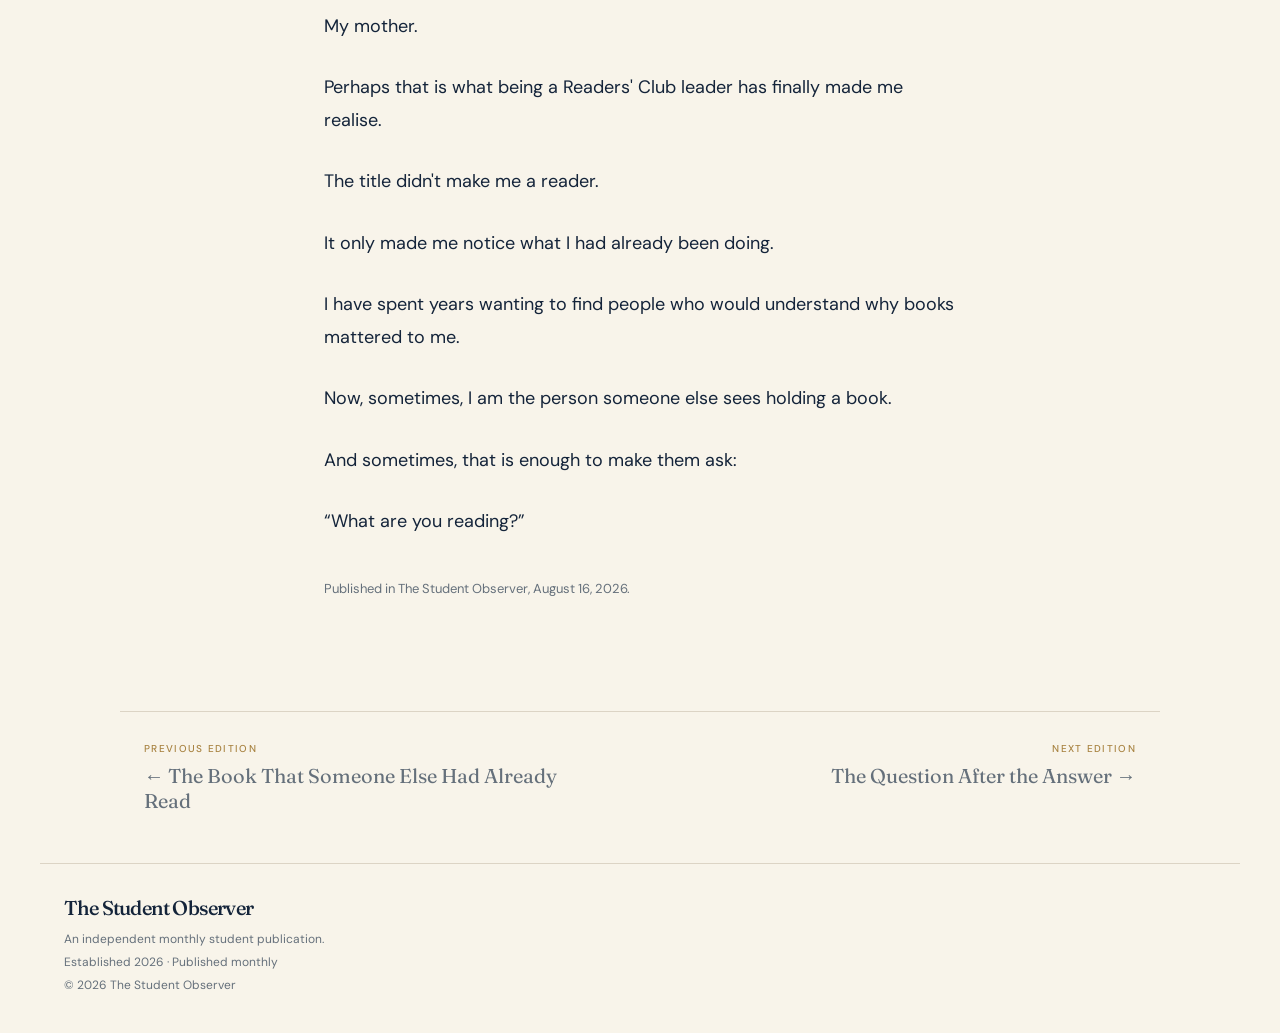
<file: beyond-the-title.html>
<!doctype html>
<html lang="en">
<head>
    <meta charset="UTF-8" />
    <meta name="viewport" content="width=device-width, initial-scale=1.0" />

    <meta
        name="description"
        content="Beyond the Title — The Student Observer"
    />

    <title>Beyond the Title | The Student Observer</title>

    <link rel="preconnect" href="https://fonts.googleapis.com" />
    <link rel="preconnect" href="https://fonts.gstatic.com" crossorigin />

    <link
        href="https://fonts.googleapis.com/css2?family=DM+Sans:wght@400;500&family=Fraunces:ital,opsz,wght@0,9..144,400;0,9..144,500;1,9..144,400&display=swap"
        rel="stylesheet"
    />

    <link rel="stylesheet" href="styles.css" />
    <link rel="stylesheet" href="article.css" />
</head>

<body>

<a class="skip-link" href="#essay">Skip to the essay</a>

<header class="site-header">
    <a class="wordmark" href="index.html" aria-label="The Student Observer home">
        <span>The Student</span>
        <strong>Observer</strong>
    </a>

    <button
        class="menu-toggle"
        aria-expanded="false"
        aria-controls="site-nav"
    >
        Menu
    </button>

    <nav id="site-nav" aria-label="Primary navigation">
        <a href="index.html#latest">Latest edition</a>
        <a href="index.html#editions">Archive</a>
        <a href="index.html#about">About</a>
    </nav>
</header>

<main>

<header class="article-header">
    <p class="edition-meta">
        August 16, 2026
        <span aria-hidden="true">·</span>
        Approximately 8 minute read
    </p>

    <h1>Beyond the Title</h1>
    
     <p class="article-dek">
        On reading, visibility, and the difference between sharing what we read and performing it.
    </p>
    
</header>

<article id="essay" class="article">
    
<p>I was looking for readers. Somewhere along the way, I started finding them.</p>
<p>About a year ago, I was sitting near the front door of my house one morning, waiting for my school auto, reading A Thousand Splendid Suns.</p>
<p>When the auto came, I got up, still holding the book, and headed towards it. One of the younger girls in the auto, about nine or ten, tried to snatch the book from my hand.</p>
<p>We were friends. The auto had its own sort of friendships—different from school friendships, I think. I was the oldest among them, and the others were younger. We knew each other because we travelled together every morning.</p>
<p>She wanted to know what I was reading. She insisted that I allow her to read a paragraph-to prove that she was capable of reading.</p>
<p>I told her it wasn&#39;t really a book for her age. Somewhere in the conversation, I remembered that I had a children&#39;s book at home. I told her I would bring it the next day. </p>
<p>And I did.</p>
<p>She read it. It was a 250-page chapter book, and she finished it in two days.</p>
<p>After that, I gave her a Ruskin Bond anthology. Somehow, it became an exchange. Every time I gave her something, she had a book for me too. One of them had been on my TBR for a long time; it was a Sudha Murty&#39;s fiction book. I still have The Lowland by Jhumpa Lahiri with me, probably her mother&#39;s book.</p>
<p>That friendship has stayed with me because I don&#39;t think I was consciously trying to “promote reading” that morning.</p>
<p>I was just reading.</p>
<p>And perhaps that is what I have been doing for much longer than I realised.</p>
<p>At thirteen, I began writing on Quora from an anonymous account. I mostly wrote about reading and books. I don&#39;t remember having a particular plan. I just wanted to be heard for an interest that mattered to me. I wanted to communicate.</p>
<p>In class, I didn&#39;t really have very close friends, and my interests generally didn&#39;t match with most of the people around me for very long. So I talked to teachers too. I wanted someone to talk to about the things I was thinking about.</p>
<p>I was looking for readers.</p>
<p>Even before that, I had been trying to build reading connections around me, but I couldn&#39;t find many people.</p>
<p>Four years ago, I was transferred to Shajapur, a Tier-3 city where reading is not a clearly visible culture. Even getting new textbooks can be a strange experience. Books for the next academic session, which are supposed to arrive around March, can sometimes reach shops much later. Thankfully, I usually get mine by the second week of April.</p>
<p>A library, a bookstore, a book club—these aren&#39;t things I can simply assume will be around me.</p>
<p>But there are readers.</p>
<p>I have found them at different ages: a nine-year-old, a senior, a teacher who reads, my grandmother, for whom I might choose a Hindi poetry book from the library, my eight-year-old sister, whom I keep trying to convince that reading is fun, and my mother, whom I have literally forced to read quite a few books.</p>
<p>And then, in Grade 9, my librarian, who knew my passion for reading, called me and said that I was the leader of the Readers&#39; Club.</p>
<p>That was more or less it.</p>
<p>There was no badge. No election. No interview. No announcement.</p>
<p>It was, in part, a formality for the record of library activities.</p>
<p>But the funny thing was that I had already been doing what I eventually understood as my job.</p>
<p>Promoting reading.</p>
<p>I had been doing it before anyone gave it a name.</p>
<p>Over the past few months, I have started thinking about what that actually means to me. I don&#39;t think it necessarily means organising an activity or telling people that they should read more. Sometimes it is much smaller.</p>
<p>It can be recommending a book to a friend.</p>
<p>One of my friends, who sits with me in class, has become interested in books partly because she sees me reading. I tell her that reading is fun. I recommend something to her. And I am genuinely proud of myself for that.</p>
<p>There is another classmate who doesn&#39;t read much, but I have seen him with a library book quite a few times. I make sure to ask which one it is, and whether it is a good book. Not really for a recommendation—I already have enough of those—but to remind him that he is not the only person who reads beyond the syllabus. There are people who actually admire reading. He shouldn&#39;t give up that habit.</p>
<p>I once heard about a literature teacher or scholar mentioning that, at a high-level meeting, teachers had been advised to keep one non-academic book in their hands when they entered a classroom.</p>
<p>Just carry it.</p>
<p>Let students see it.</p>
<p>I found that idea interesting because we often talk about reading as though it has to happen privately. There is also this idea of the “performative reader”—someone who talks about books, posts about them, recommends them, or makes their reading visible.</p>
<p>Unlike how many people on social media portray it, I actually think it is a nice thing to do.</p>
<p>If someone can talk about cricket all day, recommend matches and players, and call themselves a fan; if someone can recommend almost every anime in the world; if another person can call themselves a “master” of something they love—why is telling someone, “Yesterday I read this book and it was so good that I finished it in one sitting,” performative?</p>
<p>Perhaps reading is performative.</p>
<p>Because, like any other interest around us, it grows with visibility.</p>
<p>If something we enjoy can be visible enough to influence another person, maybe it should be.</p>
<p>My friend saw me reading. That girl in the auto saw me reading. My sister sees me reading.</p>
<p>And at thirteen, I was writing about books because I wanted someone to hear me.</p>
<p>My relationship with reading has changed too.</p>
<p>I don&#39;t read as much as I used to. There was a time when I could finish books much faster, and for a few weeks I felt guilty about reading less. But it happened gradually, and I don&#39;t feel that guilt anymore.</p>
<p>I read newspapers. LinkedIn posts. Medium articles. Books. Stories. Fiction. Sometimes I don&#39;t finish what I start. All of these are harder to measure as a “reading record.”</p>
<p>I read more slowly now.</p>
<p>More reflectively.</p>
<p>And I write too.</p>
<p>I don&#39;t think being a reader can be reduced to how many books you finish. At some point, reading becomes less about the number of books you can say you have read and more about what you do with what you read.</p>
<p>Perhaps that is why I don&#39;t mind that the thirteen-year-old version of me isn&#39;t exactly who I am anymore.</p>
<p>She used to read constantly and had very few people around her with whom she could talk about it.</p>
<p>Today, reading is no longer my entire identity. I have found a wider, and perhaps more suitable, audience. Sometimes I connect with people across the world who understand an interest that the people sitting beside me don&#39;t. Once, something I said in class that nobody around me really understood was understood by someone in the UK through the internet.</p>
<p>The circle became wider.</p>
<p>And somewhere along the way, I stopped only looking for readers.</p>
<p>I started noticing them.</p>
<p>The girl in the auto.</p>
<p>My friend.</p>
<p>A younger student.</p>
<p>A teacher.</p>
<p>My grandmother.</p>
<p>My sister.</p>
<p>My mother.</p>
<p>Perhaps that is what being a Readers&#39; Club leader has finally made me realise.</p>
<p>The title didn&#39;t make me a reader.</p>
<p>It only made me notice what I had already been doing.</p>
<p>I have spent years wanting to find people who would understand why books mattered to me.</p>
<p>Now, sometimes, I am the person someone else sees holding a book.</p>
<p>And sometimes, that is enough to make them ask:</p>
<p>“What are you reading?”</p>
<footer>Published in The Student Observer, August 16, 2026.
</footer>
  </article>
</main>
  
  <nav class="edition-navigation" aria-label="Edition navigation">
    <a href="the-book-that-someone-else-had-read.html">
      <span>Previous edition</span>
      ← The Book That Someone Else Had Already Read</a>
    <a href="the-question-after-the-answer.html">
      
      <span>Next edition</span>
      The Question After the Answer →</a>
  </nav>
  
  <footer>
    <div class="footer-mark">The Student Observer</div>
    <p>An independent monthly student publication.</p>
    <p>Established 2026 <span aria-hidden="true">·</span> 
      Published monthly</p><p>© 2026 The Student Observer</p>
  </footer>
  <script src="script.js">
  
</script>
</body>
</html>
</file>
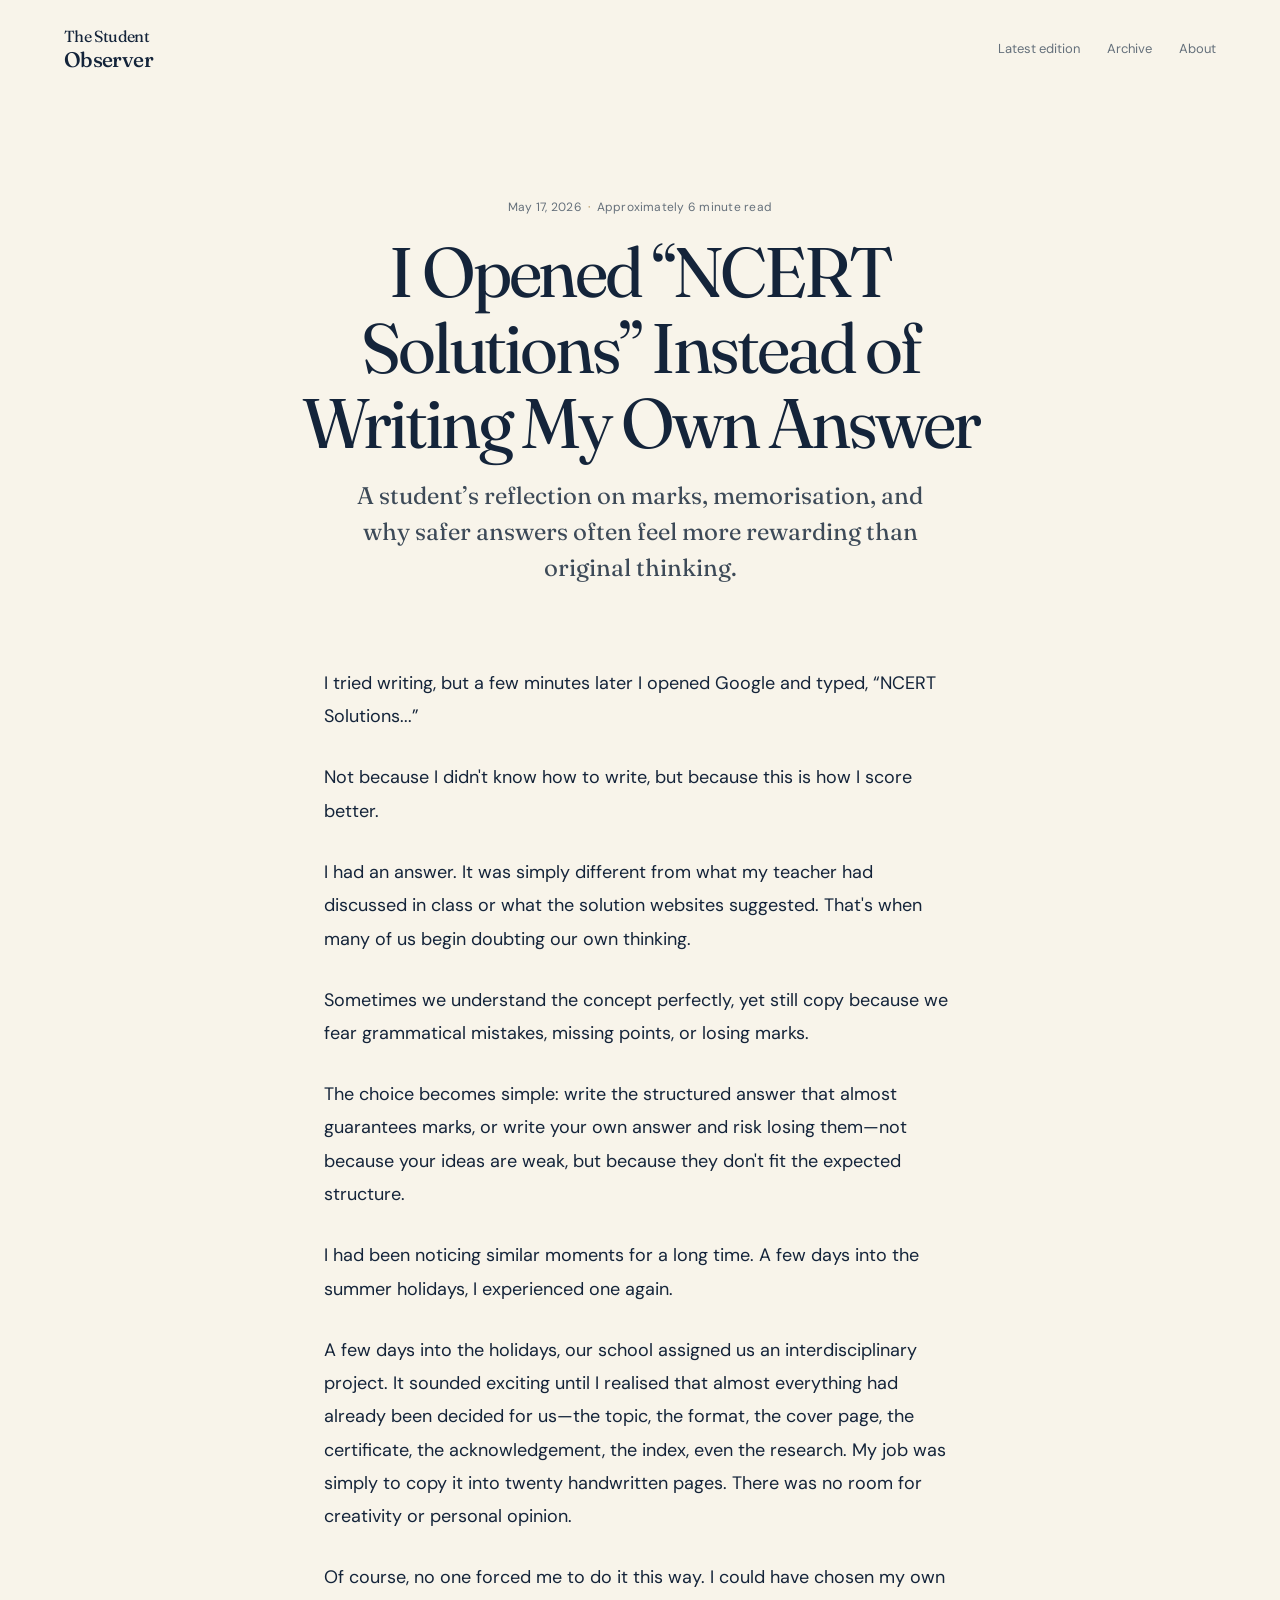
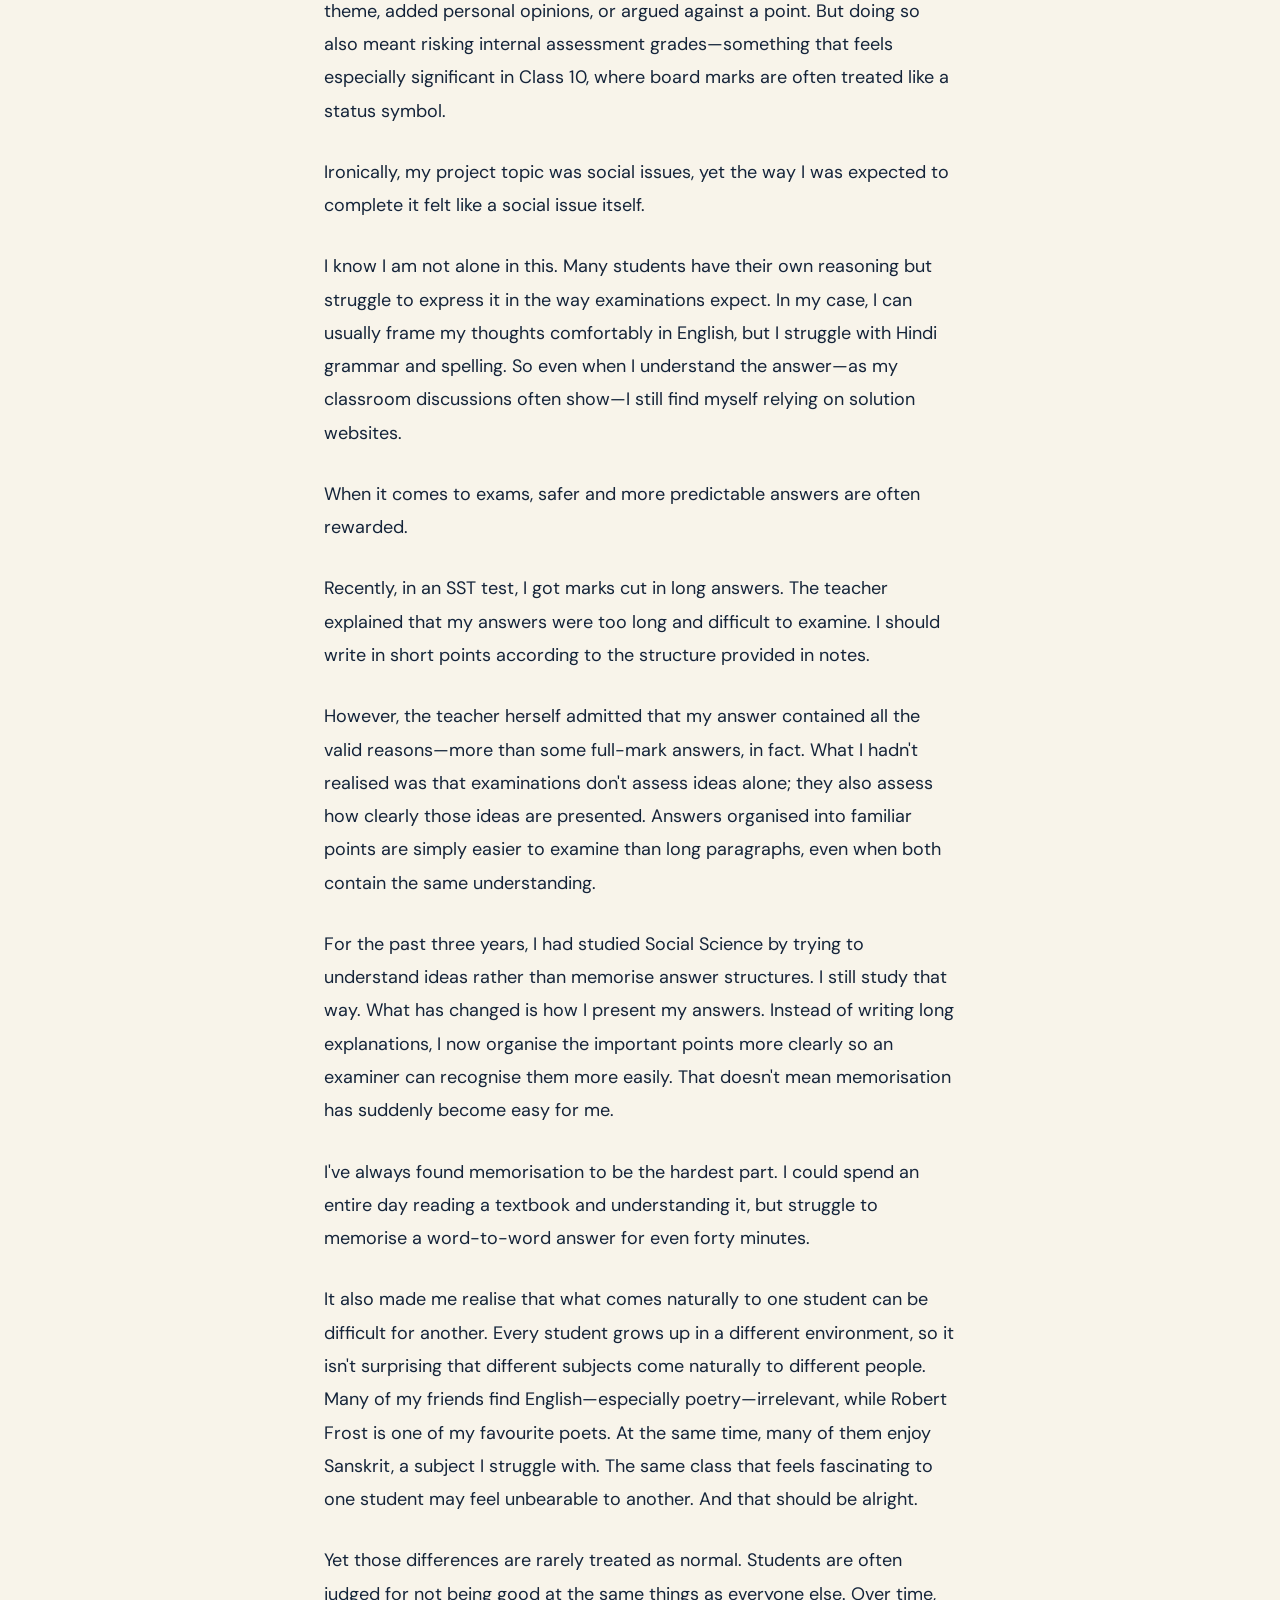
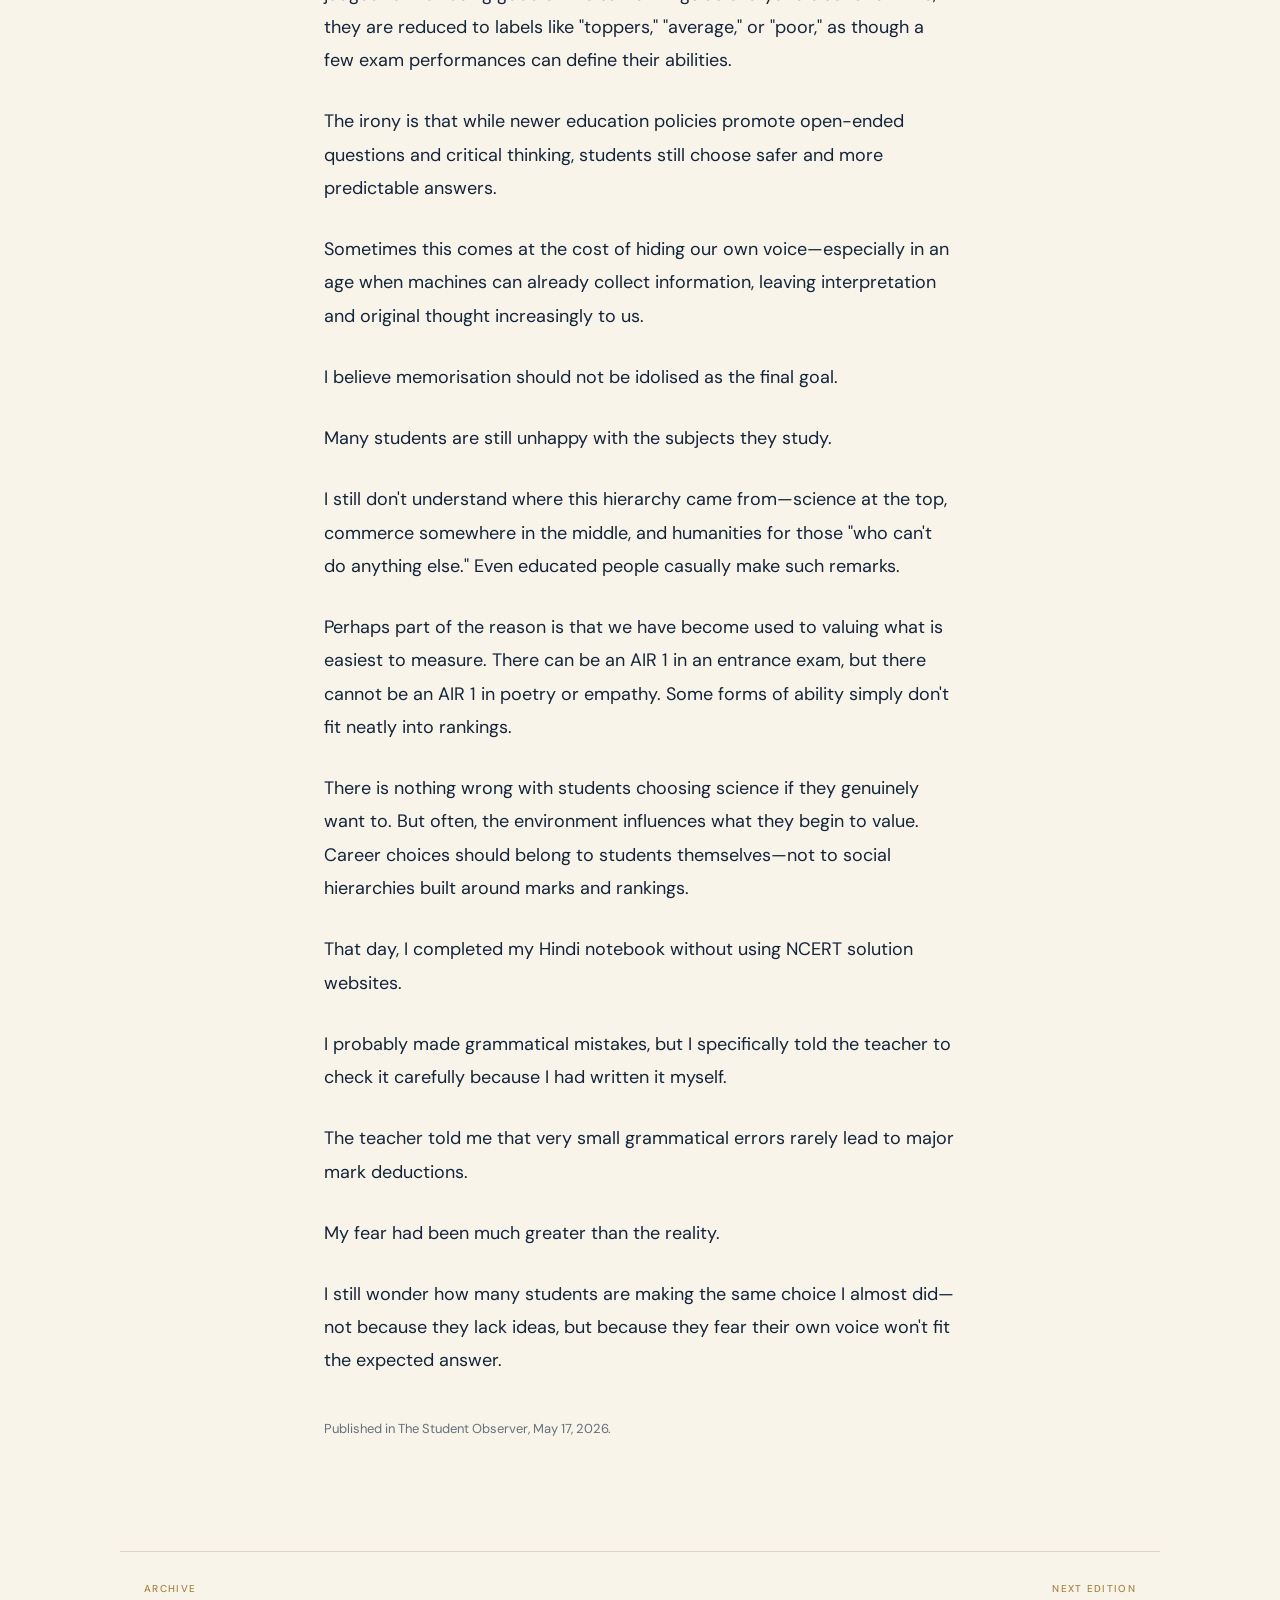
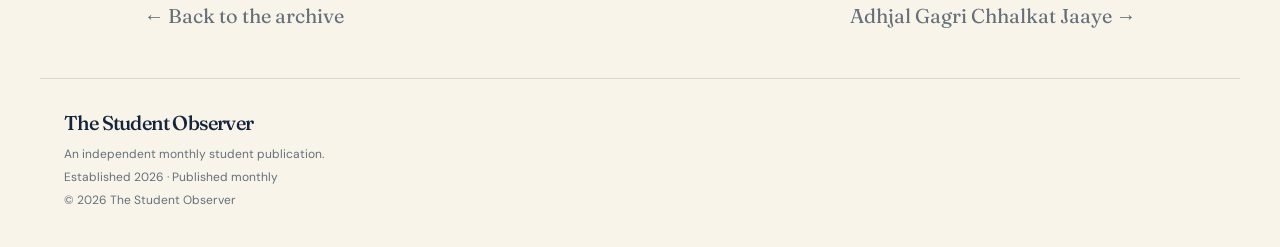
<file: i-opened-ncert-solutions-instead-of-writing-my-own-answer.html>
<!doctype html>
<html lang="en">
    <head>
<meta charset="UTF-8" />
<meta name="viewport" content="width=device-width, initial-scale=1.0" />

<meta
  name="description"
  content="I Opened NCERT Solutions Instead of Writing My Own Answer — The Student Observer"
/>

<title>I Opened “NCERT Solutions” Instead of Writing My Own Answer | The Student Observer</title>

<link rel="preconnect" href="https://fonts.googleapis.com" />
<link rel="preconnect" href="https://fonts.gstatic.com" crossorigin />

<link
  href="https://fonts.googleapis.com/css2?family=DM+Sans:wght@400;500&family=Fraunces:ital,opsz,wght@0,9..144,400;0,9..144,500;1,9..144,400&display=swap"
  rel="stylesheet"
/>

<link rel="stylesheet" href="styles.css" />
<link rel="stylesheet" href="article.css" />
</head>

<body>
    <a class="skip-link" href="#essay">Skip to the essay</a>
    <header class="site-header"><a class="wordmark" href="index.html" aria-label="The Student Observer home">
        <span>The Student</span>
        <strong>Observer</strong>
    </a><button class="menu-toggle" aria-expanded="false" aria-controls="site-nav">Menu</button>

    <nav id="site-nav" aria-label="Primary navigation">
    <a href="index.html#latest">Latest edition</a>
    <a href="index.html#editions">Archive</a>
    <a href="index.html#about">About</a>
    </nav>

</header>
<main><header class="article-header">
    <p class="edition-meta">May 17, 2026 
    <span aria-hidden="true">·</span> Approximately 6 minute read</p>
    <h1>I Opened “NCERT Solutions” Instead of Writing My Own Answer</h1>
    <p class="article-dek">A student’s reflection on marks, memorisation, and why safer answers often feel more rewarding than original thinking.</p></header>
    <article id="essay" class="article"><p>I tried writing, but a few minutes later I opened Google and typed, “NCERT Solutions...”</p><p>Not because I didn't know how to write, but because this is how I score better.</p><p>I had an answer. It was simply different from what my teacher had discussed in class or what the solution websites suggested. That's when many of us begin doubting our own thinking.</p><p>Sometimes we understand the concept perfectly, yet still copy because we fear grammatical mistakes, missing points, or losing marks.</p><p>The choice becomes simple: write the structured answer that almost guarantees marks, or write your own answer and risk losing them—not because your ideas are weak, but because they don't fit the expected structure.</p><p>I had been noticing similar moments for a long time. A few days into the summer holidays, I experienced one again.</p><p>A few days into the holidays, our school assigned us an interdisciplinary project. It sounded exciting until I realised that almost everything had already been decided for us—the topic, the format, the cover page, the certificate, the acknowledgement, the index, even the research. My job was simply to copy it into twenty handwritten pages. There was no room for creativity or personal opinion.</p><p>Of course, no one forced me to do it this way. I could have chosen my own theme, added personal opinions, or argued against a point. But doing so also meant risking internal assessment grades—something that feels especially significant in Class 10, where board marks are often treated like a status symbol.</p><p>Ironically, my project topic was social issues, yet the way I was expected to complete it felt like a social issue itself.</p><p>I know I am not alone in this. Many students have their own reasoning but struggle to express it in the way examinations expect. In my case, I can usually frame my thoughts comfortably in English, but I struggle with Hindi grammar and spelling. So even when I understand the answer—as my classroom discussions often show—I still find myself relying on solution websites.</p><p>When it comes to exams, safer and more predictable answers are often rewarded.</p><p>Recently, in an SST test, I got marks cut in long answers. The teacher explained that my answers were too long and difficult to examine. I should write in short points according to the structure provided in notes.</p><p>However, the teacher herself admitted that my answer contained all the valid reasons—more than some full-mark answers, in fact. What I hadn't realised was that examinations don't assess ideas alone; they also assess how clearly those ideas are presented. Answers organised into familiar points are simply easier to examine than long paragraphs, even when both contain the same understanding.</p><p>For the past three years, I had studied Social Science by trying to understand ideas rather than memorise answer structures. I still study that way. What has changed is how I present my answers. Instead of writing long explanations, I now organise the important points more clearly so an examiner can recognise them more easily. That doesn't mean memorisation has suddenly become easy for me.</p><p>I've always found memorisation to be the hardest part. I could spend an entire day reading a textbook and understanding it, but struggle to memorise a word-to-word answer for even forty minutes.</p><p>It also made me realise that what comes naturally to one student can be difficult for another. Every student grows up in a different environment, so it isn't surprising that different subjects come naturally to different people. Many of my friends find English—especially poetry—irrelevant, while Robert Frost is one of my favourite poets. At the same time, many of them enjoy Sanskrit, a subject I struggle with. The same class that feels fascinating to one student may feel unbearable to another. And that should be alright.</p><p>Yet those differences are rarely treated as normal.  Students are often judged for not being good at the same things as everyone else. Over time, they are reduced to labels like "toppers," "average," or "poor," as though a few exam performances can define their abilities.</p><p>The irony is that while newer education policies promote open-ended questions and critical thinking, students still choose safer and more predictable answers.</p><p>Sometimes this comes at the cost of hiding our own voice—especially in an age when machines can already collect information, leaving interpretation and original thought increasingly to us.</p><p>I believe memorisation should not be idolised as the final goal.</p><p>Many students are still unhappy with the subjects they study.</p><p>I still don't understand where this hierarchy came from—science at the top, commerce somewhere in the middle, and humanities for those "who can't do anything else." Even educated people casually make such remarks.</p><p>Perhaps part of the reason is that we have become used to valuing what is easiest to measure. There can be an AIR 1 in an entrance exam, but there cannot be an AIR 1 in poetry or empathy. Some forms of ability simply don't fit neatly into rankings.</p><p>There is nothing wrong with students choosing science if they genuinely want to. But often, the environment influences what they begin to value. Career choices should belong to students themselves—not to social hierarchies built around marks and rankings.</p><p>That day, I completed my Hindi notebook without using NCERT solution websites.</p><p>I probably made grammatical mistakes, but I specifically told the teacher to check it carefully because I had written it myself.</p><p>The teacher told me that very small grammatical errors rarely lead to major mark deductions.</p><p>My fear had been much greater than the reality.</p><p>I still wonder how many students are making the same choice I almost did—not because they lack ideas, but because they fear their own voice won't fit the expected answer.</p>
    <footer>Published in The Student Observer, May 17, 2026.</footer>
    </article>
</main>
<nav class="edition-navigation" aria-label="Edition navigation">

    <a href="index.html#editions">
        <span>Archive</span>
        ← Back to the archive
    </a>

    <a href="adhjal-gagri-chhalkat-jaaye.html">
        <span>Next edition</span>
        Adhjal Gagri Chhalkat Jaaye →
    </a>

</nav>
<footer>
    <div class="footer-mark">The Student Observer</div>
    <p>An independent monthly student publication.</p>
    <p>Established 2026 <span aria-hidden="true">·</span> Published monthly</p>
    <p>© 2026 The Student Observer</p>
</footer>
<script src="../script.js"></script></body>
</html>
</file>
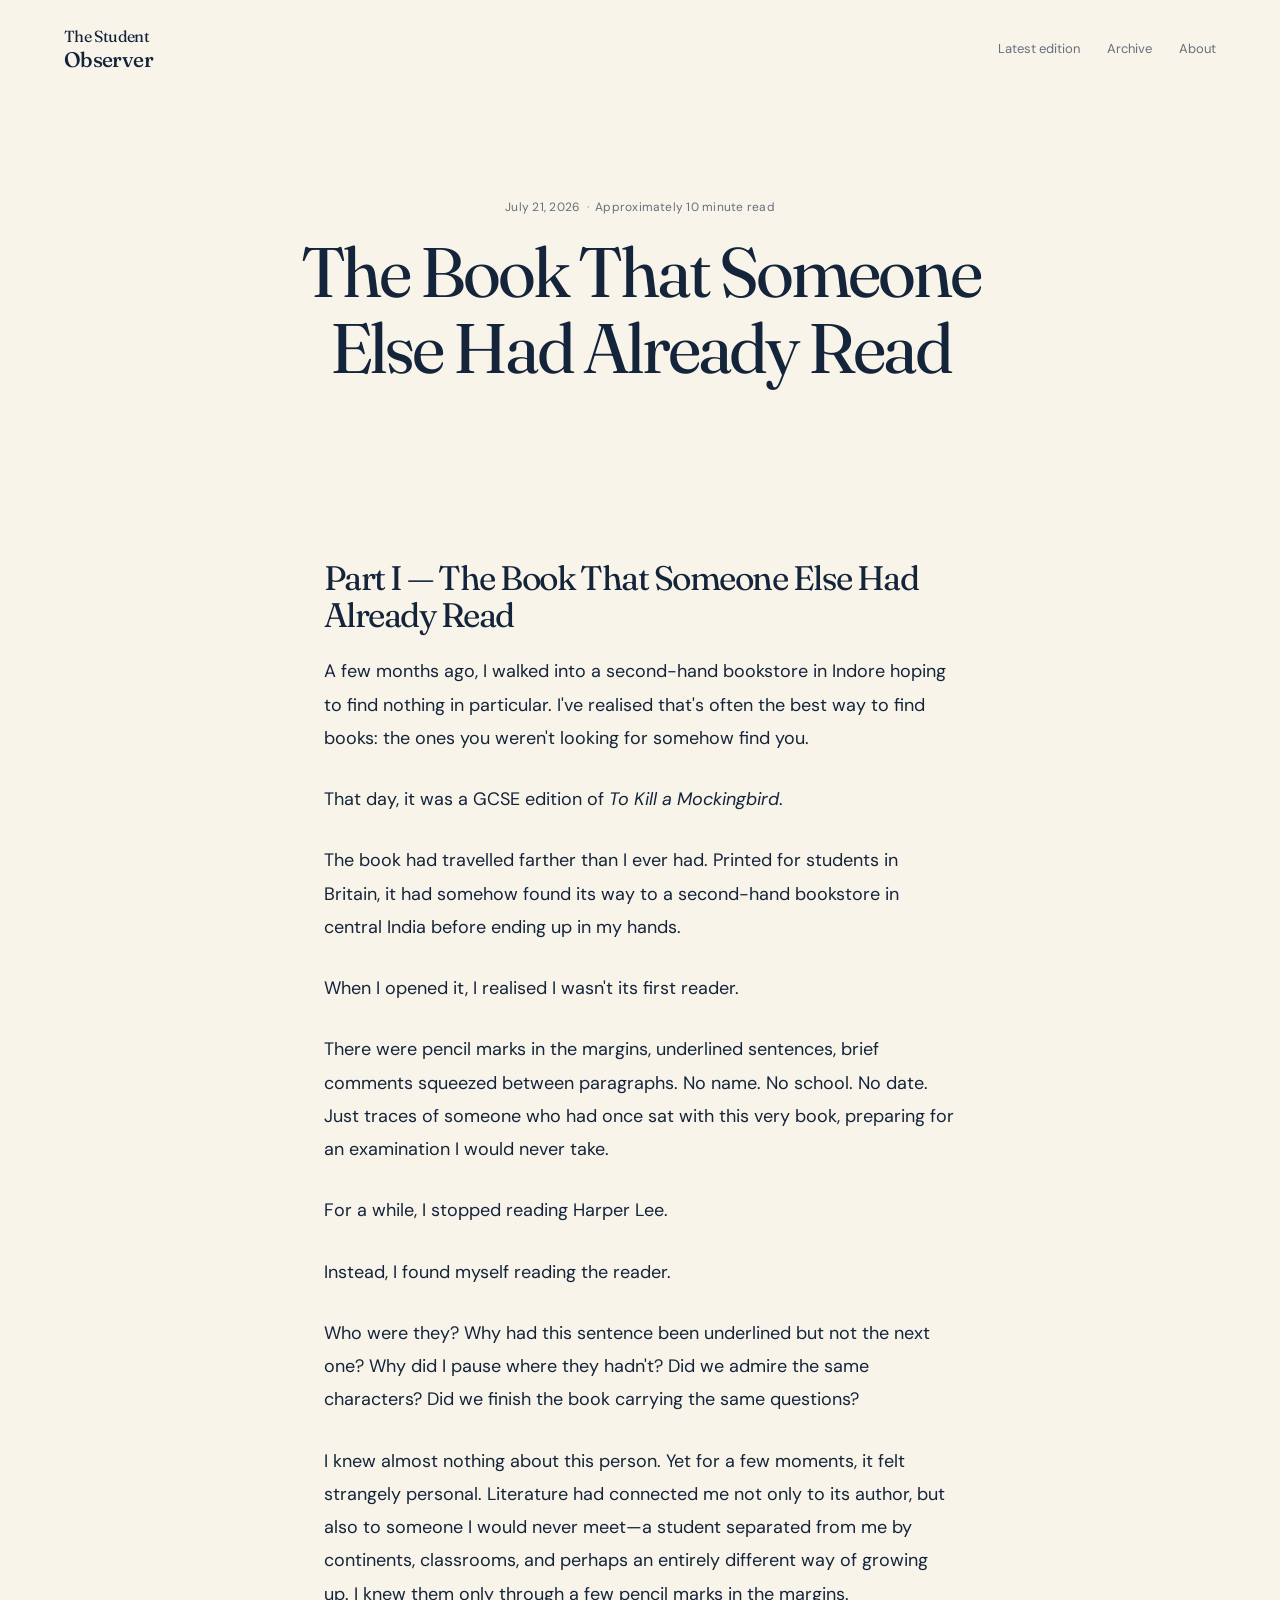
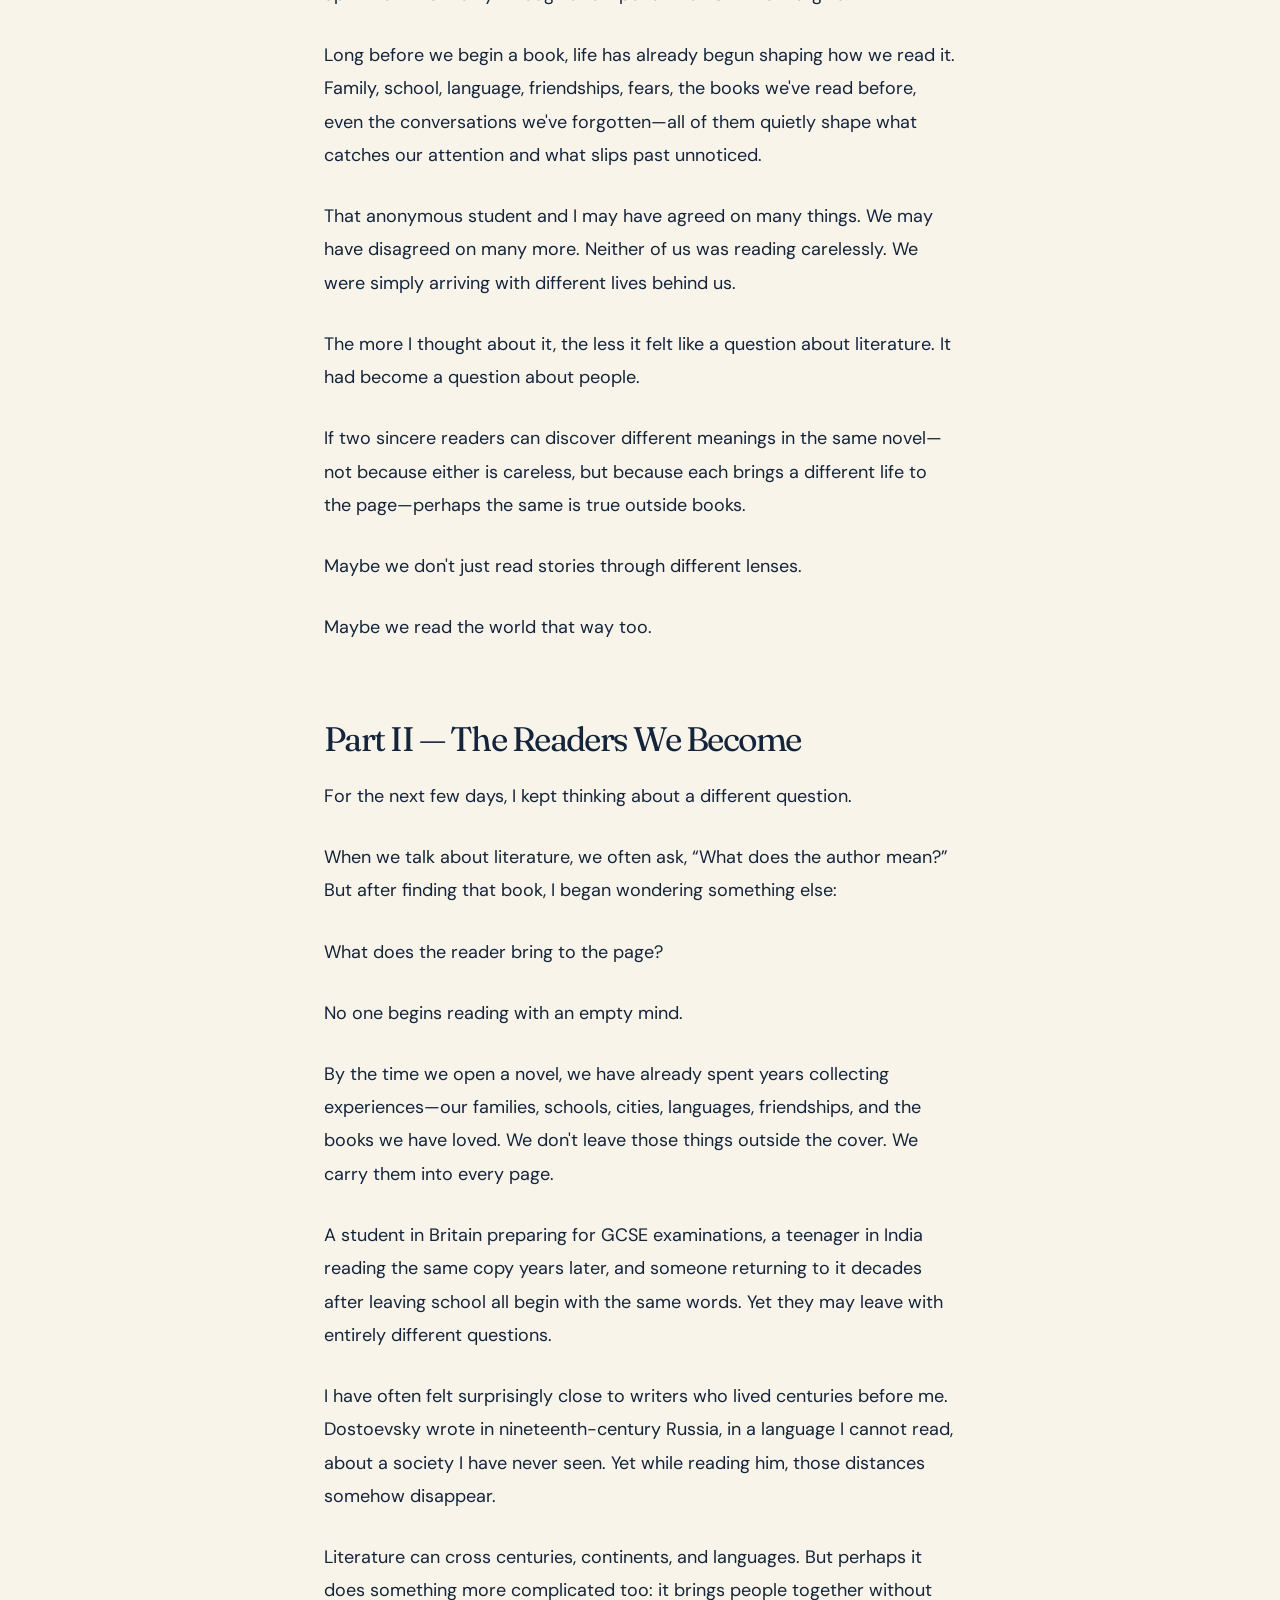
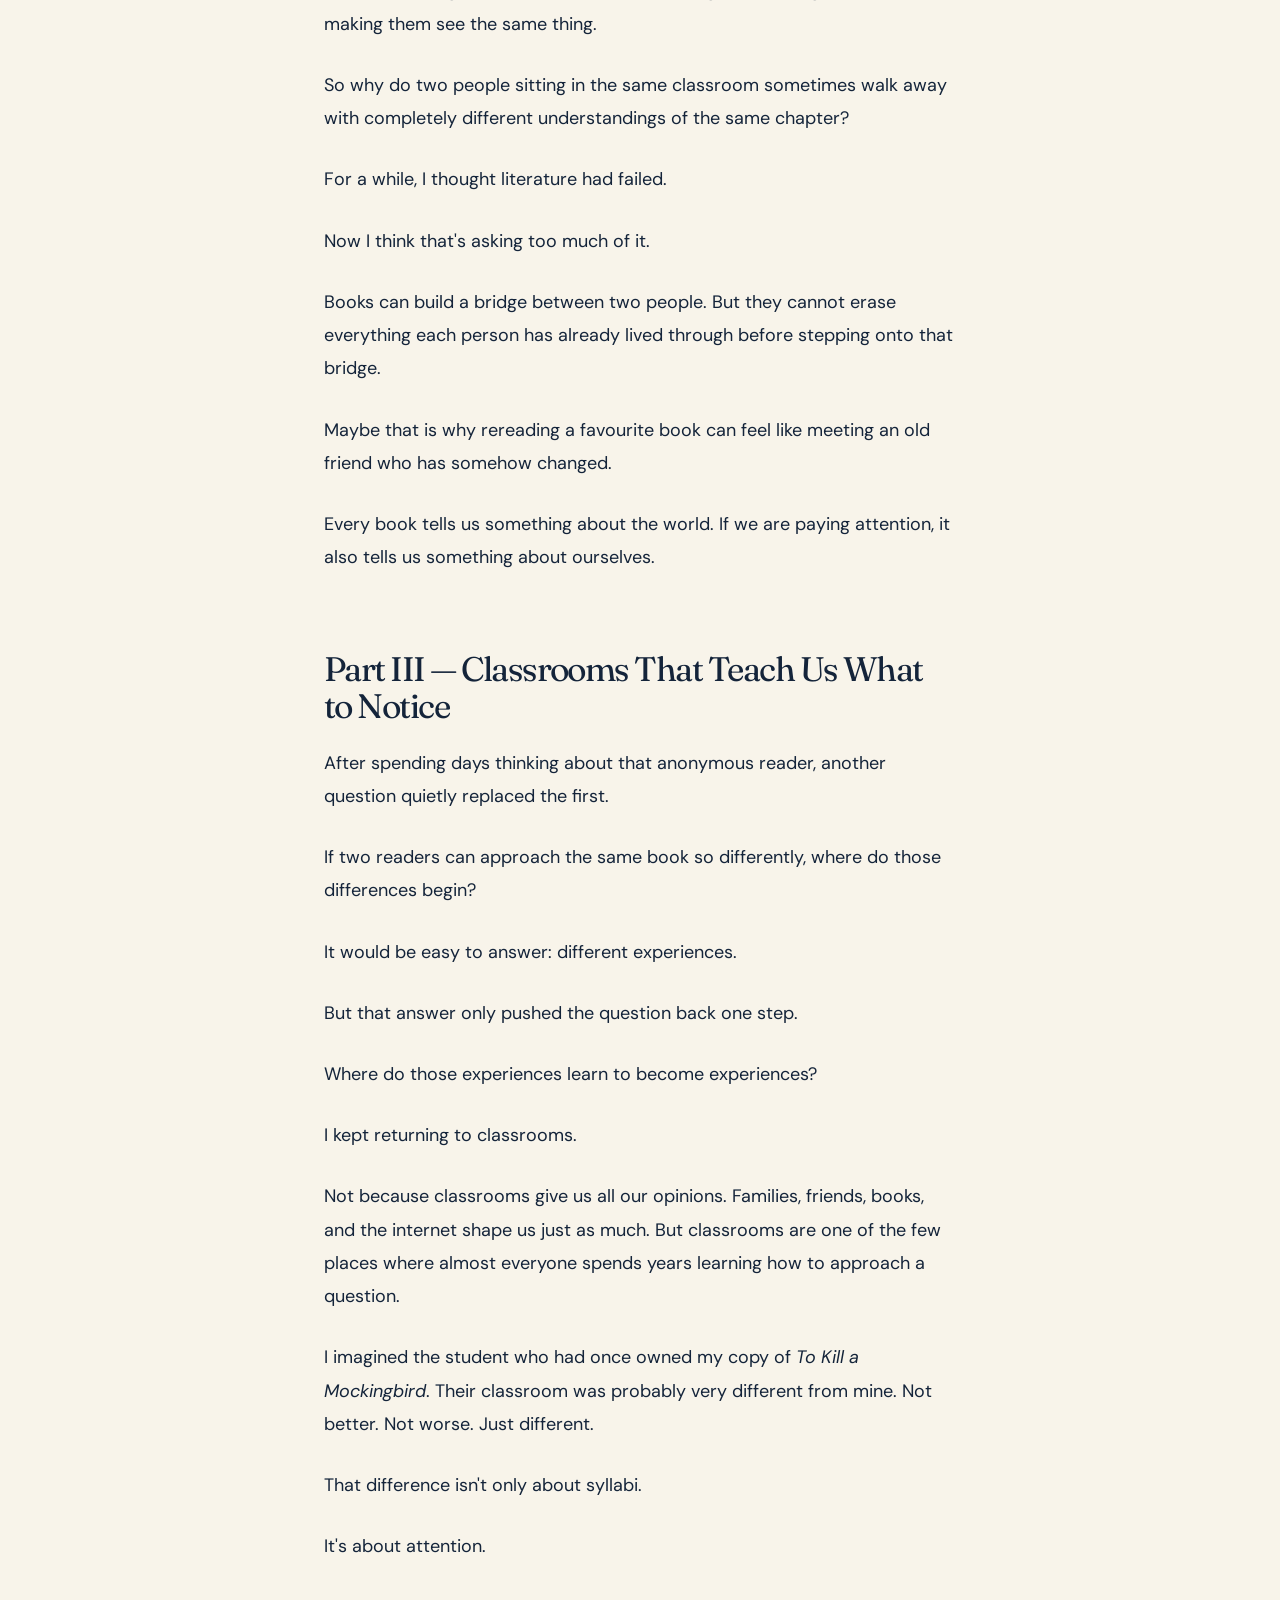
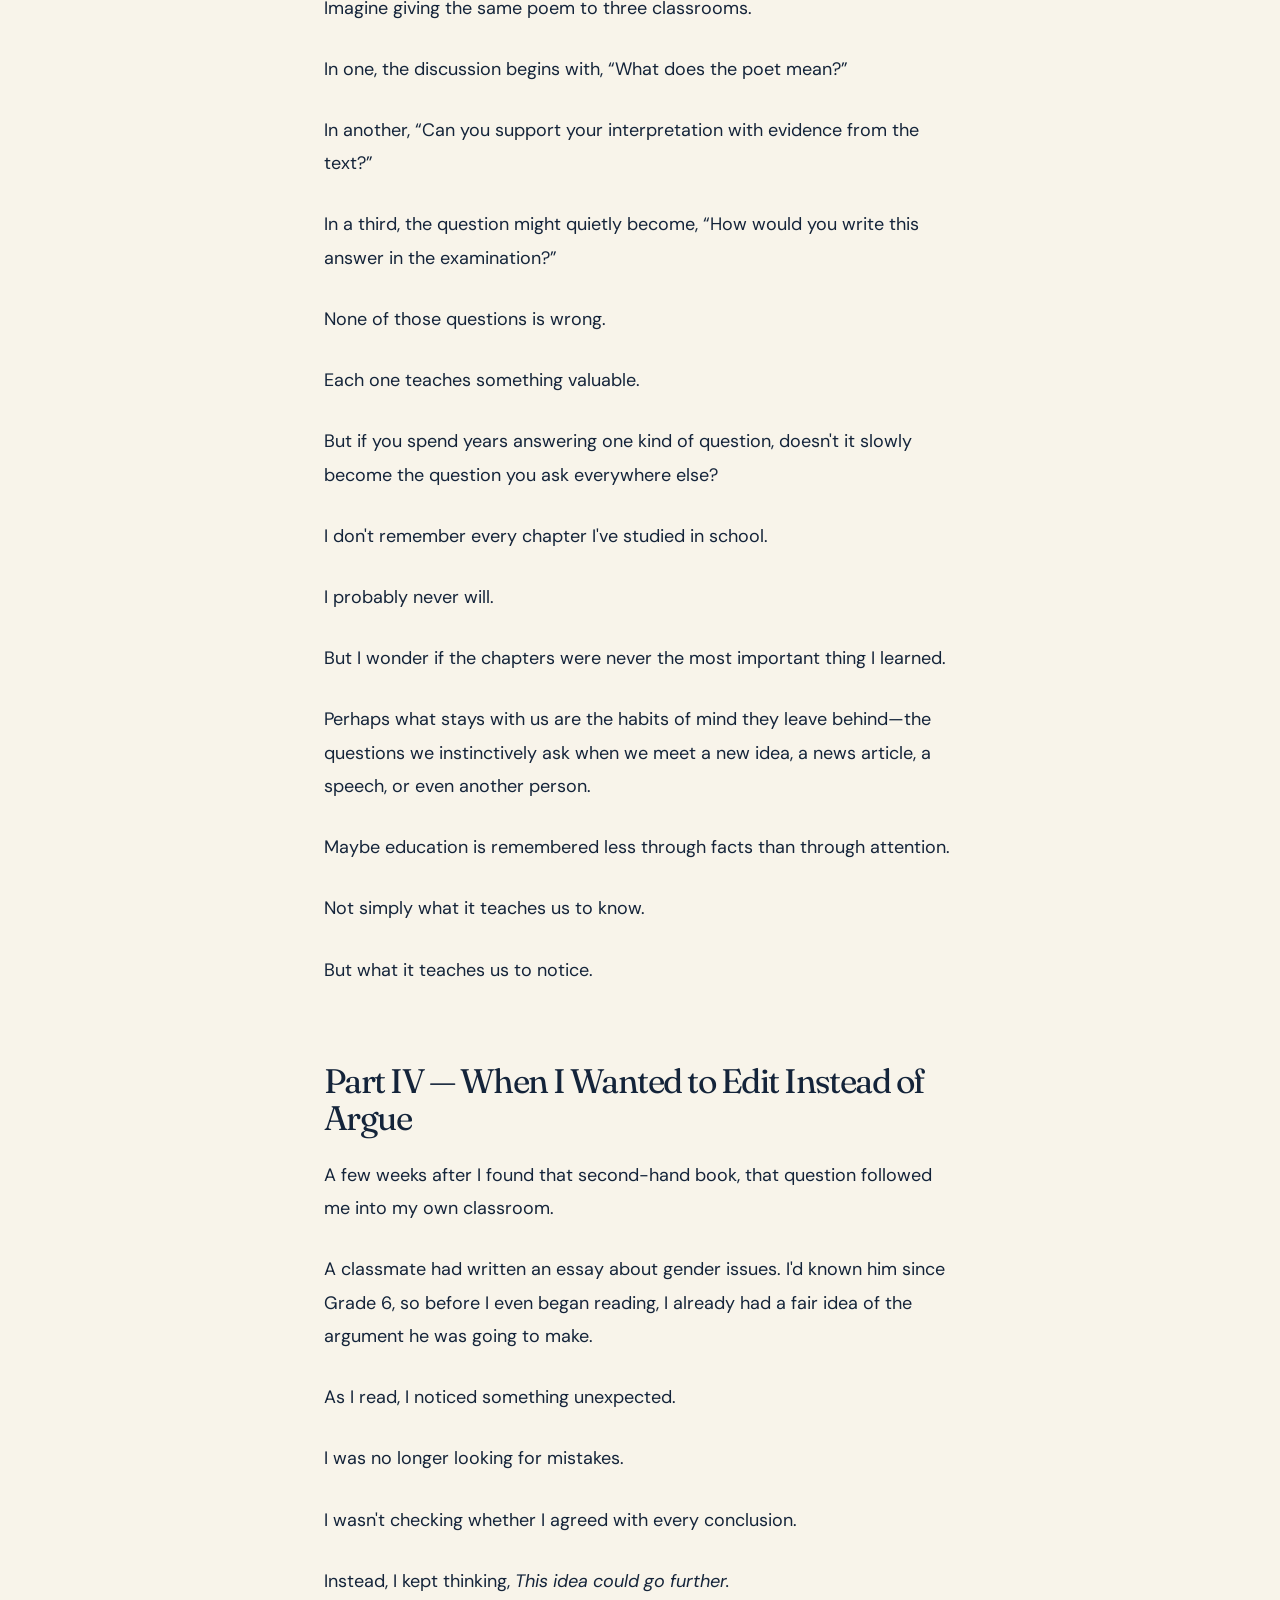
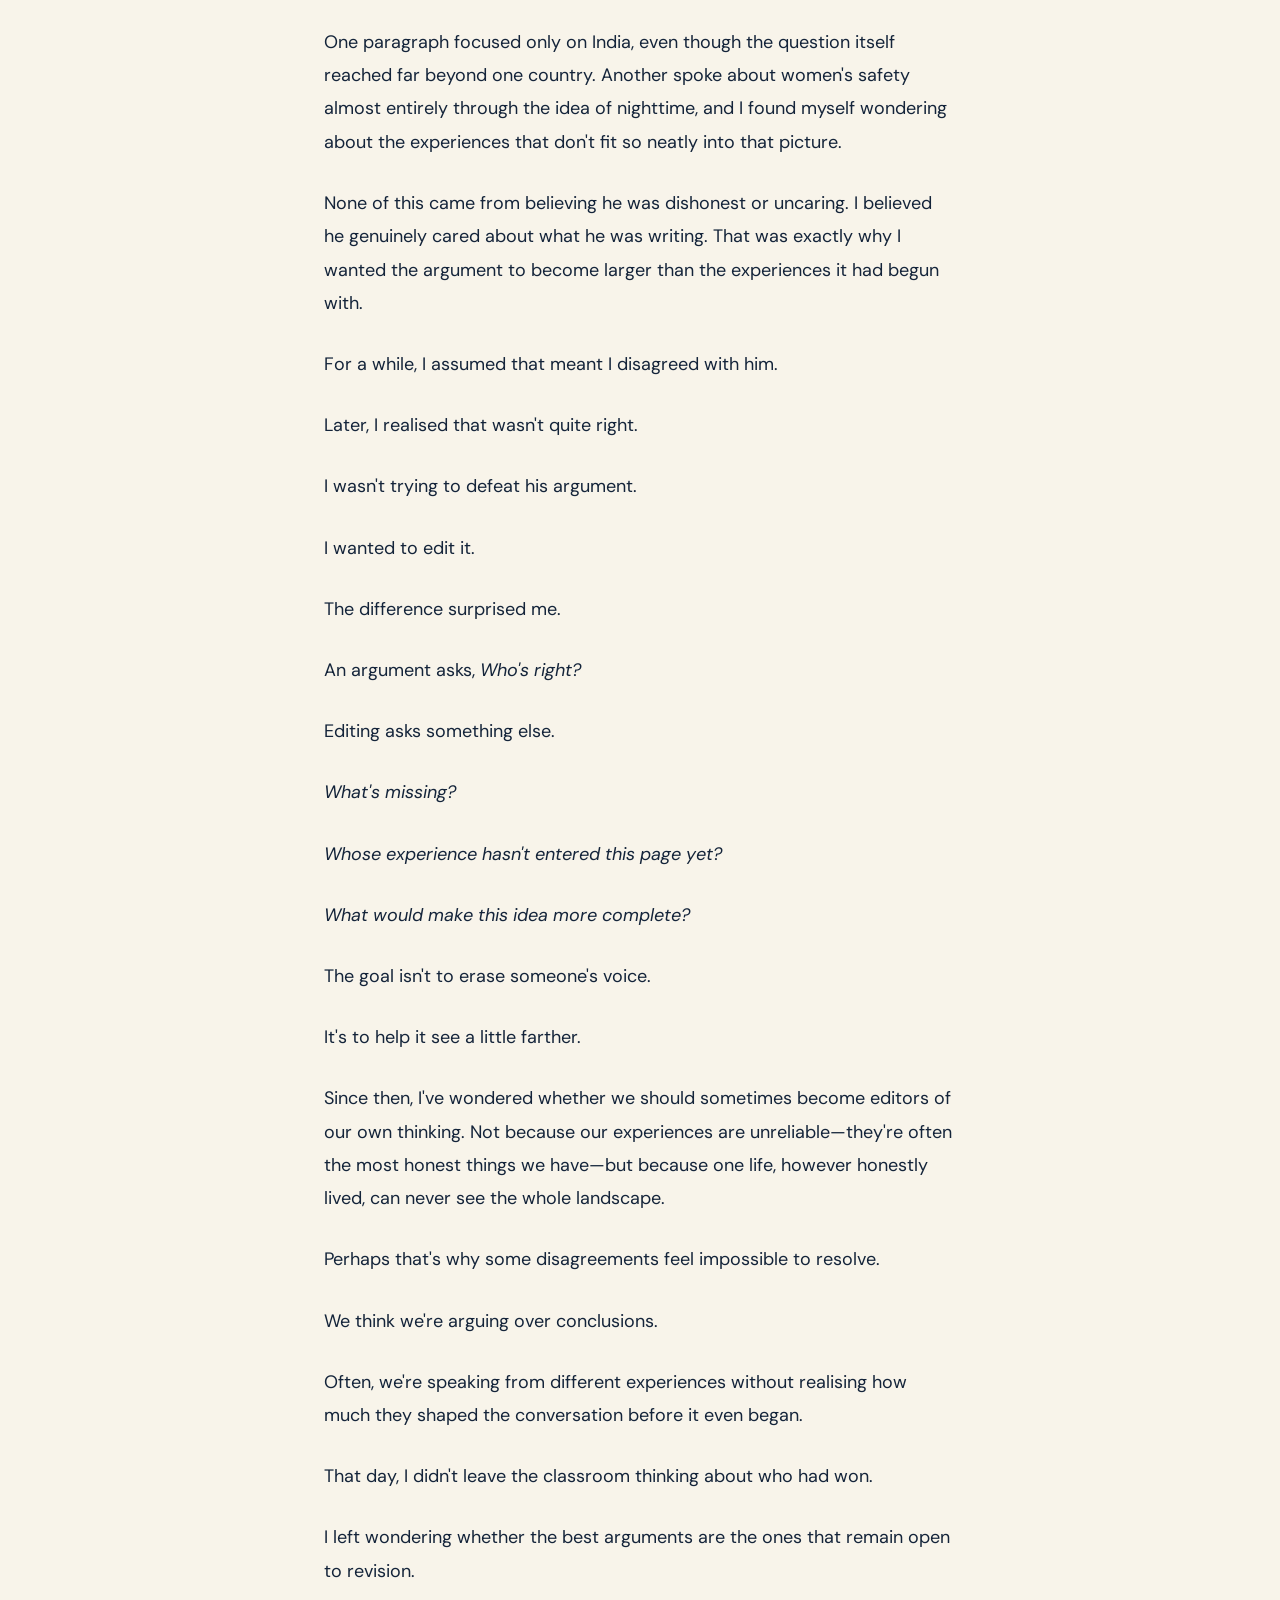
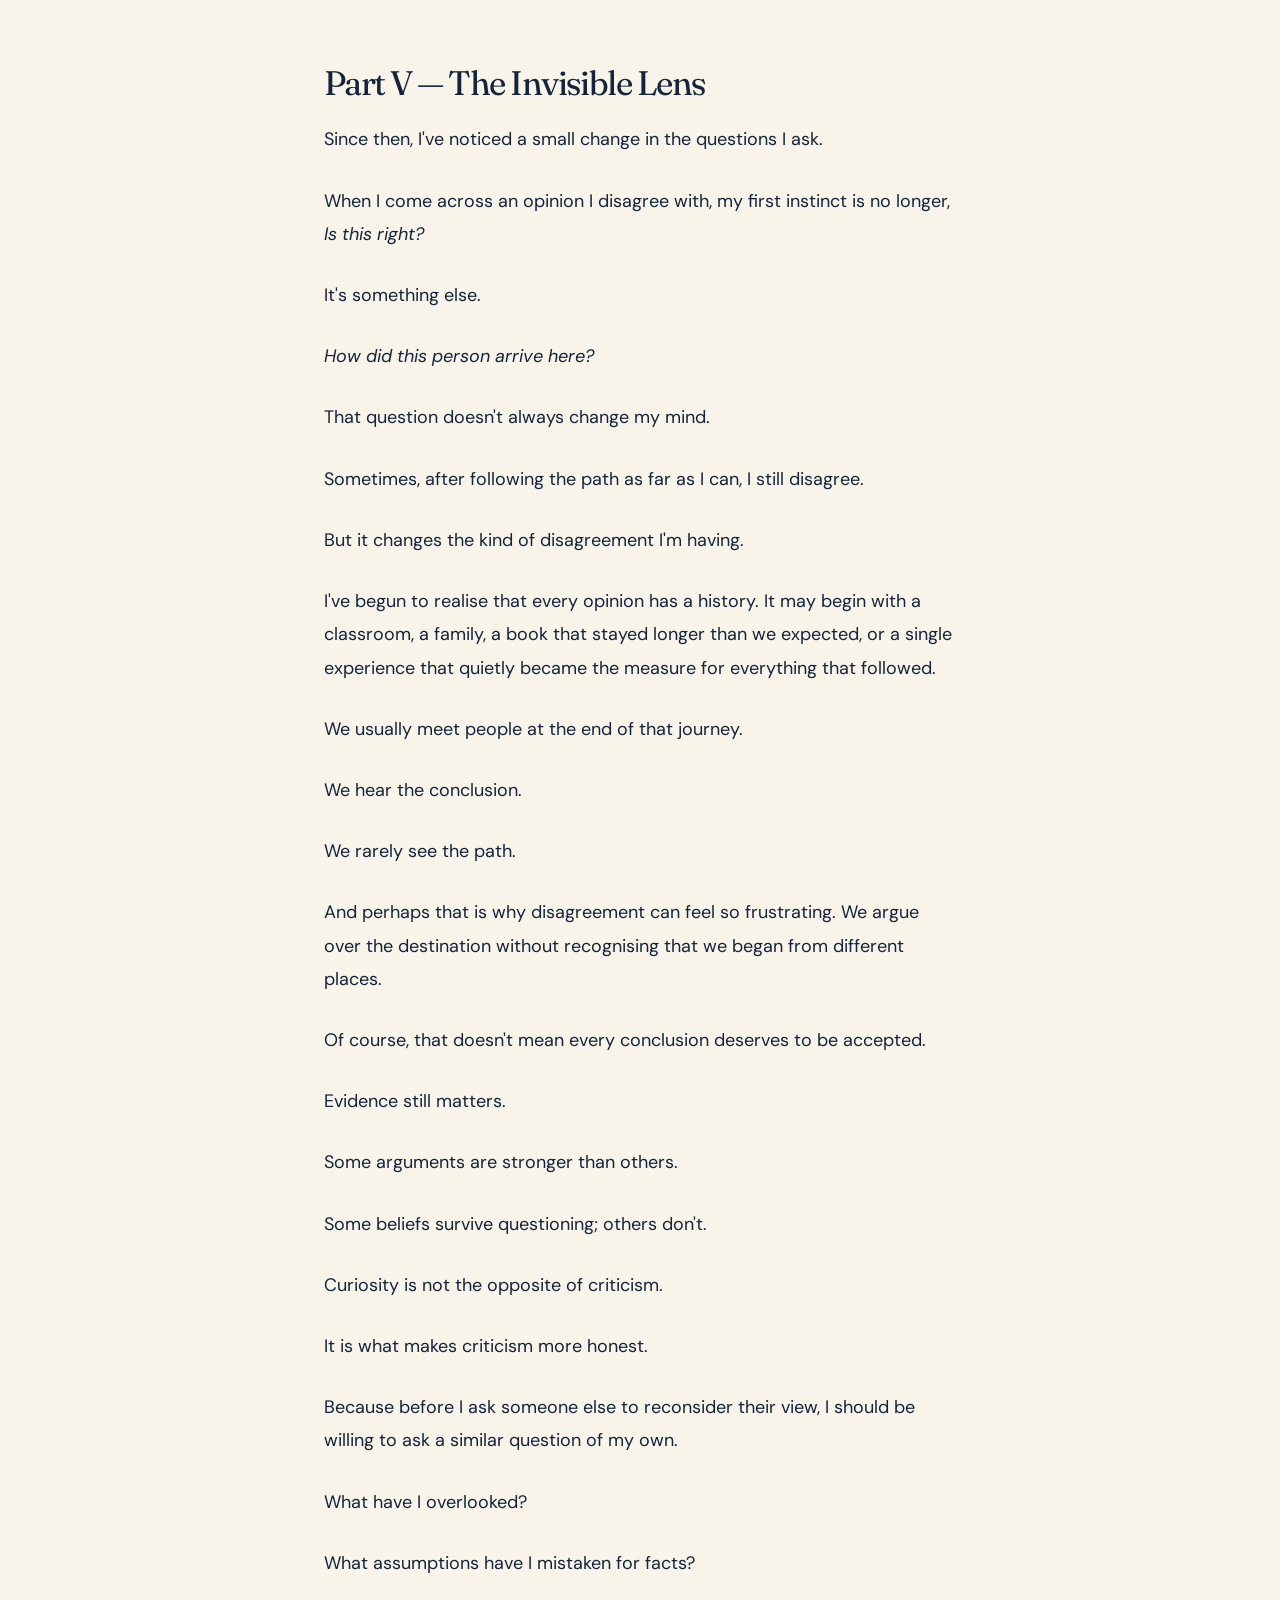
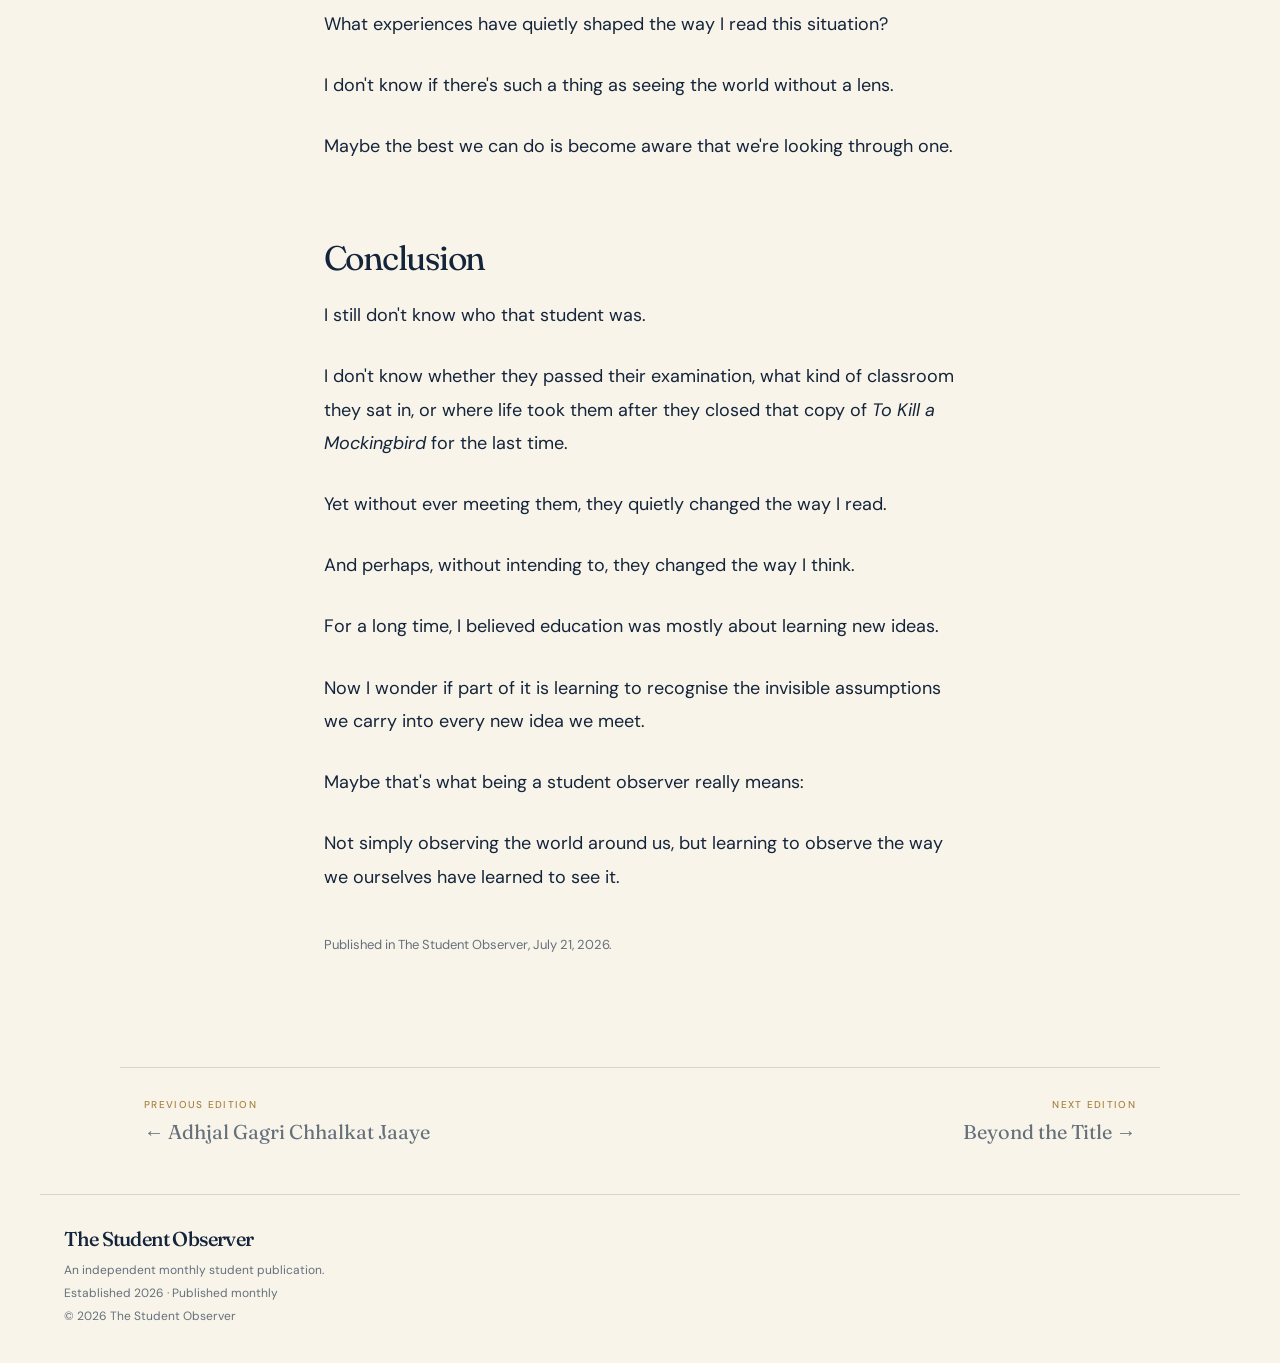
<file: the-book-that-someone-else-had-read.html>
<!doctype html>
<html lang="en">

    <head>
    <meta charset="UTF-8" />
    <meta name="viewport" content="width=device-width, initial-scale=1.0" />

    <meta
        name="description"
        content="The Book That Someone Else Had Already Read — The Student Observer"
    />

    <title>
        The Book That Someone Else Had Already Read | The Student Observer
    </title>

    <link rel="preconnect" href="https://fonts.googleapis.com" />
    <link rel="preconnect" href="https://fonts.gstatic.com" crossorigin />

    <link
        href="https://fonts.googleapis.com/css2?family=DM+Sans:wght@400;500&family=Fraunces:ital,opsz,wght@0,9..144,400;0,9..144,500;1,9..144,400&display=swap"
        rel="stylesheet"
    />

    <link rel="stylesheet" href="styles.css" />
    <link rel="stylesheet" href="article.css" />
</head>

<body>
    <a class="skip-link" href="#essay">Skip to the essay</a>
    <header class="site-header">
        <a class="wordmark" href="index.html" aria-label="The Student Observer home">
            <span>The Student</span>
            <strong>Observer</strong>
        </a><button class="menu-toggle" aria-expanded="false" aria-controls="site-nav">Menu</button><nav id="site-nav" aria-label="Primary navigation">
            <a href="index.html#latest">Latest edition</a>
            <a href="index.html#editions">Archive</a>
            <a href="index.html#about">About</a>
        </nav>
    </header>

<main>
    <header class="article-header"><p class="edition-meta">July 21, 2026 
        <span aria-hidden="true">·</span> Approximately 10 minute read</p>
        <h1>The Book That Someone Else Had Already Read</h1>
        <p class="article-byline"></p>
    </header><article id="essay" class="article">
        <h2>Part I — The Book That Someone Else Had Already Read</h2>
        <p>A few months ago, I walked into a second-hand bookstore in Indore hoping to find nothing in particular. I've realised that's often the best way to find books: the ones you weren't looking for somehow find you.</p><p>That day, it was a GCSE edition of <em>To Kill a Mockingbird</em>.</p><p>The book had travelled farther than I ever had. Printed for students in Britain, it had somehow found its way to a second-hand bookstore in central India before ending up in my hands.</p><p>When I opened it, I realised I wasn't its first reader.</p><p>There were pencil marks in the margins, underlined sentences, brief comments squeezed between paragraphs. No name. No school. No date. Just traces of someone who had once sat with this very book, preparing for an examination I would never take.</p><p>For a while, I stopped reading Harper Lee.</p><p>Instead, I found myself reading the reader.</p><p>Who were they? Why had this sentence been underlined but not the next one? Why did I pause where they hadn't? Did we admire the same characters? Did we finish the book carrying the same questions?</p><p>I knew almost nothing about this person. Yet for a few moments, it felt strangely personal. Literature had connected me not only to its author, but also to someone I would never meet—a student separated from me by continents, classrooms, and perhaps an entirely different way of growing up. I knew them only through a few pencil marks in the margins.</p><p>Long before we begin a book, life has already begun shaping how we read it. Family, school, language, friendships, fears, the books we've read before, even the conversations we've forgotten—all of them quietly shape what catches our attention and what slips past unnoticed.</p><p>That anonymous student and I may have agreed on many things. We may have disagreed on many more. Neither of us was reading carelessly. We were simply arriving with different lives behind us.</p><p>The more I thought about it, the less it felt like a question about literature. It had become a question about people.</p><p>If two sincere readers can discover different meanings in the same novel—not because either is careless, but because each brings a different life to the page—perhaps the same is true outside books.</p><p>Maybe we don't just read stories through different lenses.</p><p>Maybe we read the world that way too.</p><h2>Part II — The Readers We Become</h2><p>For the next few days, I kept thinking about a different question.</p><p>When we talk about literature, we often ask, “What does the author mean?” But after finding that book, I began wondering something else:</p><p>What does the reader bring to the page?</p><p>No one begins reading with an empty mind.</p>
        <p>By the time we open a novel, we have already spent years collecting experiences—our families, schools, cities, languages, friendships, and the books we have loved. We don't leave those things outside the cover. We carry them into every page.</p><p>A student in Britain preparing for GCSE examinations, a teenager in India reading the same copy years later, and someone returning to it decades after leaving school all begin with the same words. Yet they may leave with entirely different questions.</p><p>I have often felt surprisingly close to writers who lived centuries before me. Dostoevsky wrote in nineteenth-century Russia, in a language I cannot read, about a society I have never seen. Yet while reading him, those distances somehow disappear.</p><p>Literature can cross centuries, continents, and languages. But perhaps it does something more complicated too: it brings people together without making them see the same thing.</p><p>So why do two people sitting in the same classroom sometimes walk away with completely different understandings of the same chapter?</p><p>For a while, I thought literature had failed.</p><p>Now I think that's asking too much of it.</p><p>Books can build a bridge between two people. But they cannot erase everything each person has already lived through before stepping onto that bridge.</p><p>Maybe that is why rereading a favourite book can feel like meeting an old friend who has somehow changed.</p><p>Every book tells us something about the world. If we are paying attention, it also tells us something about ourselves.</p><h2>Part III — Classrooms That Teach Us What to Notice</h2><p>After spending days thinking about that anonymous reader, another question quietly replaced the first.</p><p>If two readers can approach the same book so differently, where do those differences begin?</p><p>It would be easy to answer: different experiences.</p><p>But that answer only pushed the question back one step.</p><p>Where do those experiences learn to become experiences?</p><p>I kept returning to classrooms.</p><p>Not because classrooms give us all our opinions. Families, friends, books, and the internet shape us just as much. But classrooms are one of the few places where almost everyone spends years learning how to approach a question.</p><p>I imagined the student who had once owned my copy of <em>To Kill a Mockingbird</em>. Their classroom was probably very different from mine. Not better. Not worse. Just different.</p><p>That difference isn't only about syllabi.</p><p>It's about attention.</p><p>Imagine giving the same poem to three classrooms.</p><p>In one, the discussion begins with, “What does the poet mean?”</p><p>In another, “Can you support your interpretation with evidence from the text?”</p>
        <p>In a third, the question might quietly become, “How would you write this answer in the examination?”</p><p>None of those questions is wrong.</p><p>Each one teaches something valuable.</p><p>But if you spend years answering one kind of question, doesn't it slowly become the question you ask everywhere else?</p><p>I don't remember every chapter I've studied in school.</p><p>I probably never will.</p><p>But I wonder if the chapters were never the most important thing I learned.</p><p>Perhaps what stays with us are the habits of mind they leave behind—the questions we instinctively ask when we meet a new idea, a news article, a speech, or even another person.</p><p>Maybe education is remembered less through facts than through attention.</p><p>Not simply what it teaches us to know.</p><p>But what it teaches us to notice.</p><h2>Part IV — When I Wanted to Edit Instead of Argue</h2><p>A few weeks after I found that second-hand book, that question followed me into my own classroom.</p><p>A classmate had written an essay about gender issues. I'd known him since Grade 6, so before I even began reading, I already had a fair idea of the argument he was going to make.</p><p>As I read, I noticed something unexpected.</p><p>I was no longer looking for mistakes.</p><p>I wasn't checking whether I agreed with every conclusion.</p><p>Instead, I kept thinking, <em>This idea could go further.</em></p><p>One paragraph focused only on India, even though the question itself reached far beyond one country. Another spoke about women's safety almost entirely through the idea of nighttime, and I found myself wondering about the experiences that don't fit so neatly into that picture.</p><p>None of this came from believing he was dishonest or uncaring. I believed he genuinely cared about what he was writing. That was exactly why I wanted the argument to become larger than the experiences it had begun with.</p><p>For a while, I assumed that meant I disagreed with him.</p><p>Later, I realised that wasn't quite right.</p><p>I wasn't trying to defeat his argument.</p><p>I wanted to edit it.</p><p>The difference surprised me.</p><p>An argument asks, <em>Who's right?</em></p><p>Editing asks something else.</p><p><em>What's missing?</em></p><p><em>Whose experience hasn't entered this page yet?</em></p><p><em>What would make this idea more complete?</em></p><p>The goal isn't to erase someone's voice.</p><p>It's to help it see a little farther.</p><p>Since then, I've wondered whether we should sometimes become editors of our own thinking. Not because our experiences are unreliable—they're often the most honest things we have—but because one life, however honestly lived, can never see the whole landscape.</p>
        <p>Perhaps that's why some disagreements feel impossible to resolve.</p><p>We think we're arguing over conclusions.</p><p>Often, we're speaking from different experiences without realising how much they shaped the conversation before it even began.</p><p>That day, I didn't leave the classroom thinking about who had won.</p><p>I left wondering whether the best arguments are the ones that remain open to revision.</p><h2>Part V — The Invisible Lens</h2><p>Since then, I've noticed a small change in the questions I ask.</p><p>When I come across an opinion I disagree with, my first instinct is no longer, <em>Is this right?</em></p><p>It's something else.</p><p><em>How did this person arrive here?</em></p><p>That question doesn't always change my mind.</p><p>Sometimes, after following the path as far as I can, I still disagree.</p><p>But it changes the kind of disagreement I'm having.</p><p>I've begun to realise that every opinion has a history. It may begin with a classroom, a family, a book that stayed longer than we expected, or a single experience that quietly became the measure for everything that followed.</p><p>We usually meet people at the end of that journey.</p><p>We hear the conclusion.</p><p>We rarely see the path.</p><p>And perhaps that is why disagreement can feel so frustrating. We argue over the destination without recognising that we began from different places.</p><p>Of course, that doesn't mean every conclusion deserves to be accepted.</p><p>Evidence still matters.</p><p>Some arguments are stronger than others.</p><p>Some beliefs survive questioning; others don't.</p><p>Curiosity is not the opposite of criticism.</p><p>It is what makes criticism more honest.</p><p>Because before I ask someone else to reconsider their view, I should be willing to ask a similar question of my own.</p><p>What have I overlooked?</p><p>What assumptions have I mistaken for facts?</p><p>What experiences have quietly shaped the way I read this situation?</p><p>I don't know if there's such a thing as seeing the world without a lens.</p><p>Maybe the best we can do is become aware that we're looking through one.</p><h2>Conclusion</h2><p>I still don't know who that student was.</p><p>I don't know whether they passed their examination, what kind of classroom they sat in, or where life took them after they closed that copy of <em>To Kill a Mockingbird</em> for the last time.</p><p>Yet without ever meeting them, they quietly changed the way I read.</p><p>And perhaps, without intending to, they changed the way I think.</p><p>For a long time, I believed education was mostly about learning new ideas.</p><p>Now I wonder if part of it is learning to recognise the invisible assumptions we carry into every new idea we meet.</p>
        <p>Maybe that's what being a student observer really means:</p><p>Not simply observing the world around us, but learning to observe the way we ourselves have learned to see it.</p>
        
        <footer>Published in The Student Observer, July 21, 2026.</footer>
    </article></main>

    <nav class="edition-navigation" aria-label="Edition navigation">

    <a href="adhjal-gagri-chhalkat-jaaye.html">
        <span>Previous edition</span>
        ← Adhjal Gagri Chhalkat Jaaye
    </a>

    <a href="beyond-the-title.html">
        <span>Next edition</span>
        Beyond the Title →
    </a>

</nav>
            
        <footer><div class="footer-mark">The Student Observer</div>
            <p>An independent monthly student publication.</p>
            <p>Established 2026 <span aria-hidden="true">·</span> Published monthly</p>
            <p>© 2026 The Student Observer</p>
        </footer>
    <script src="script.js"></script></body>
    </html>
</file>
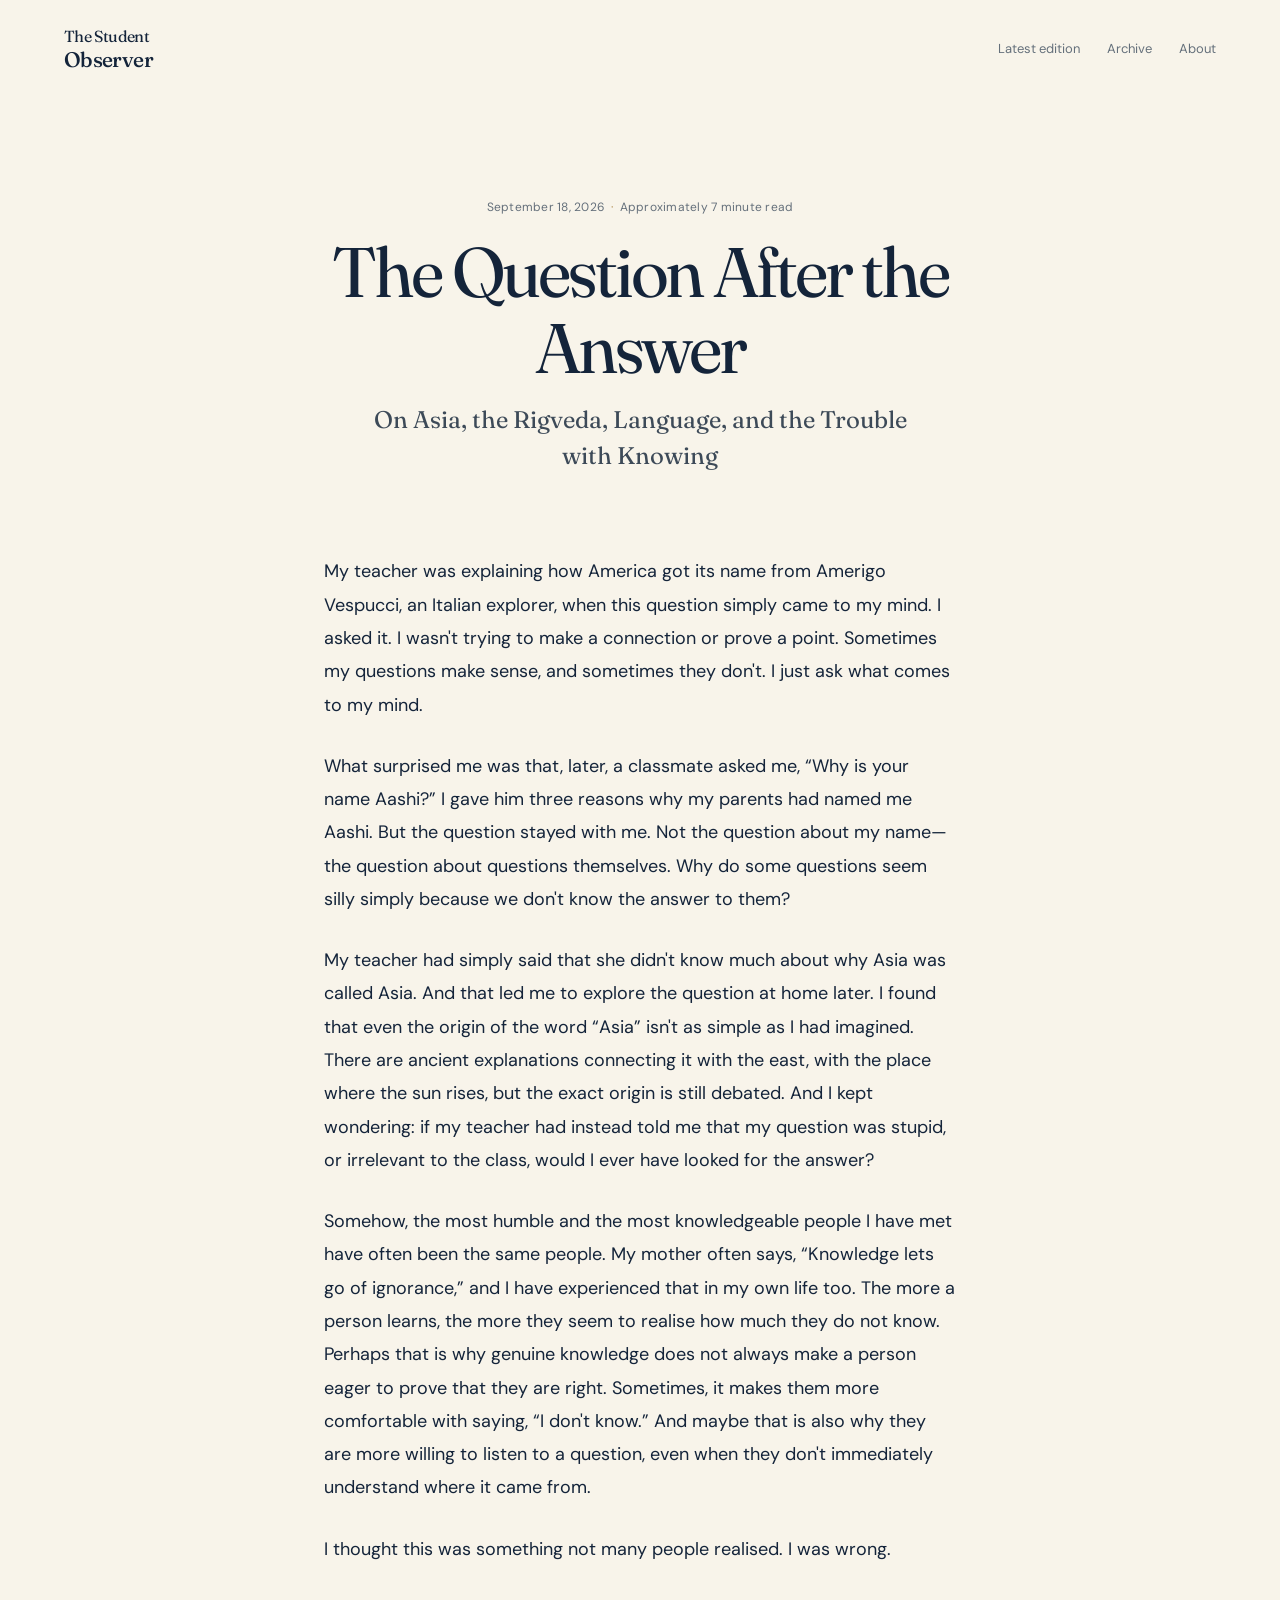
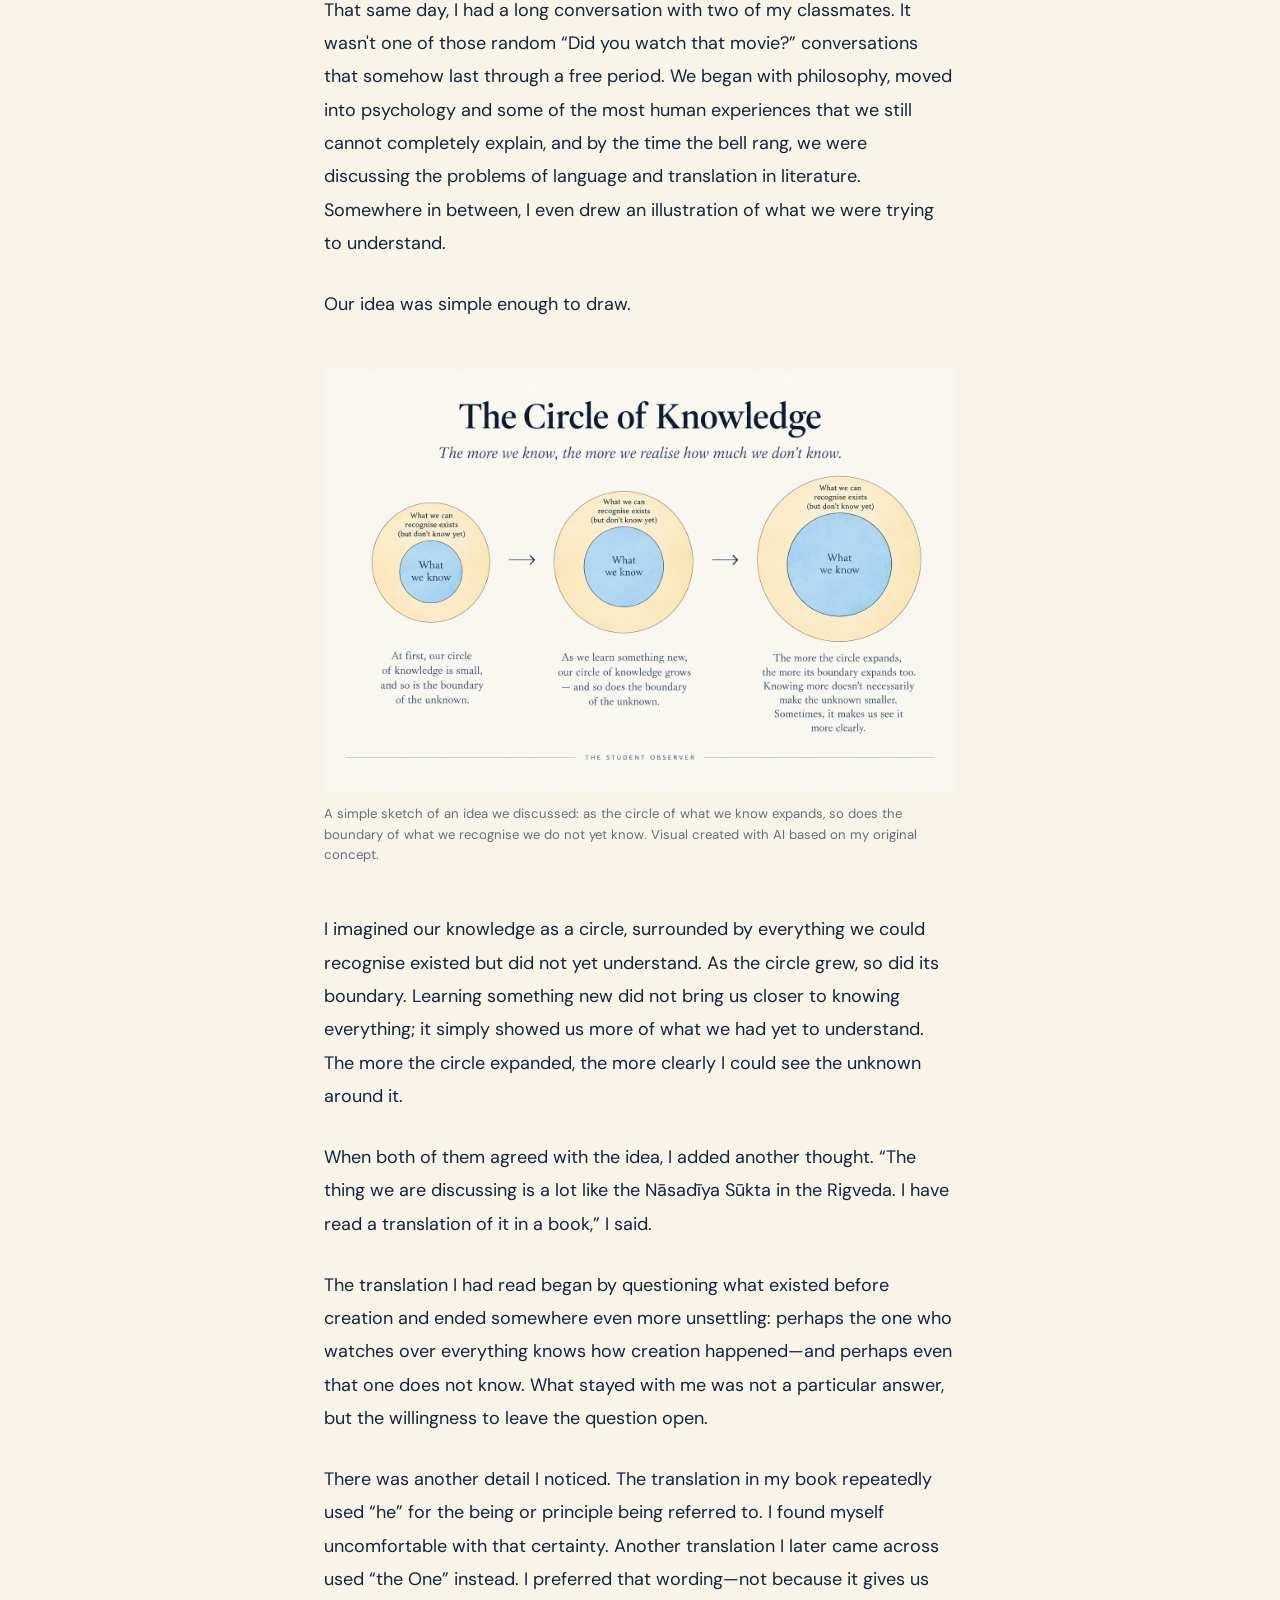
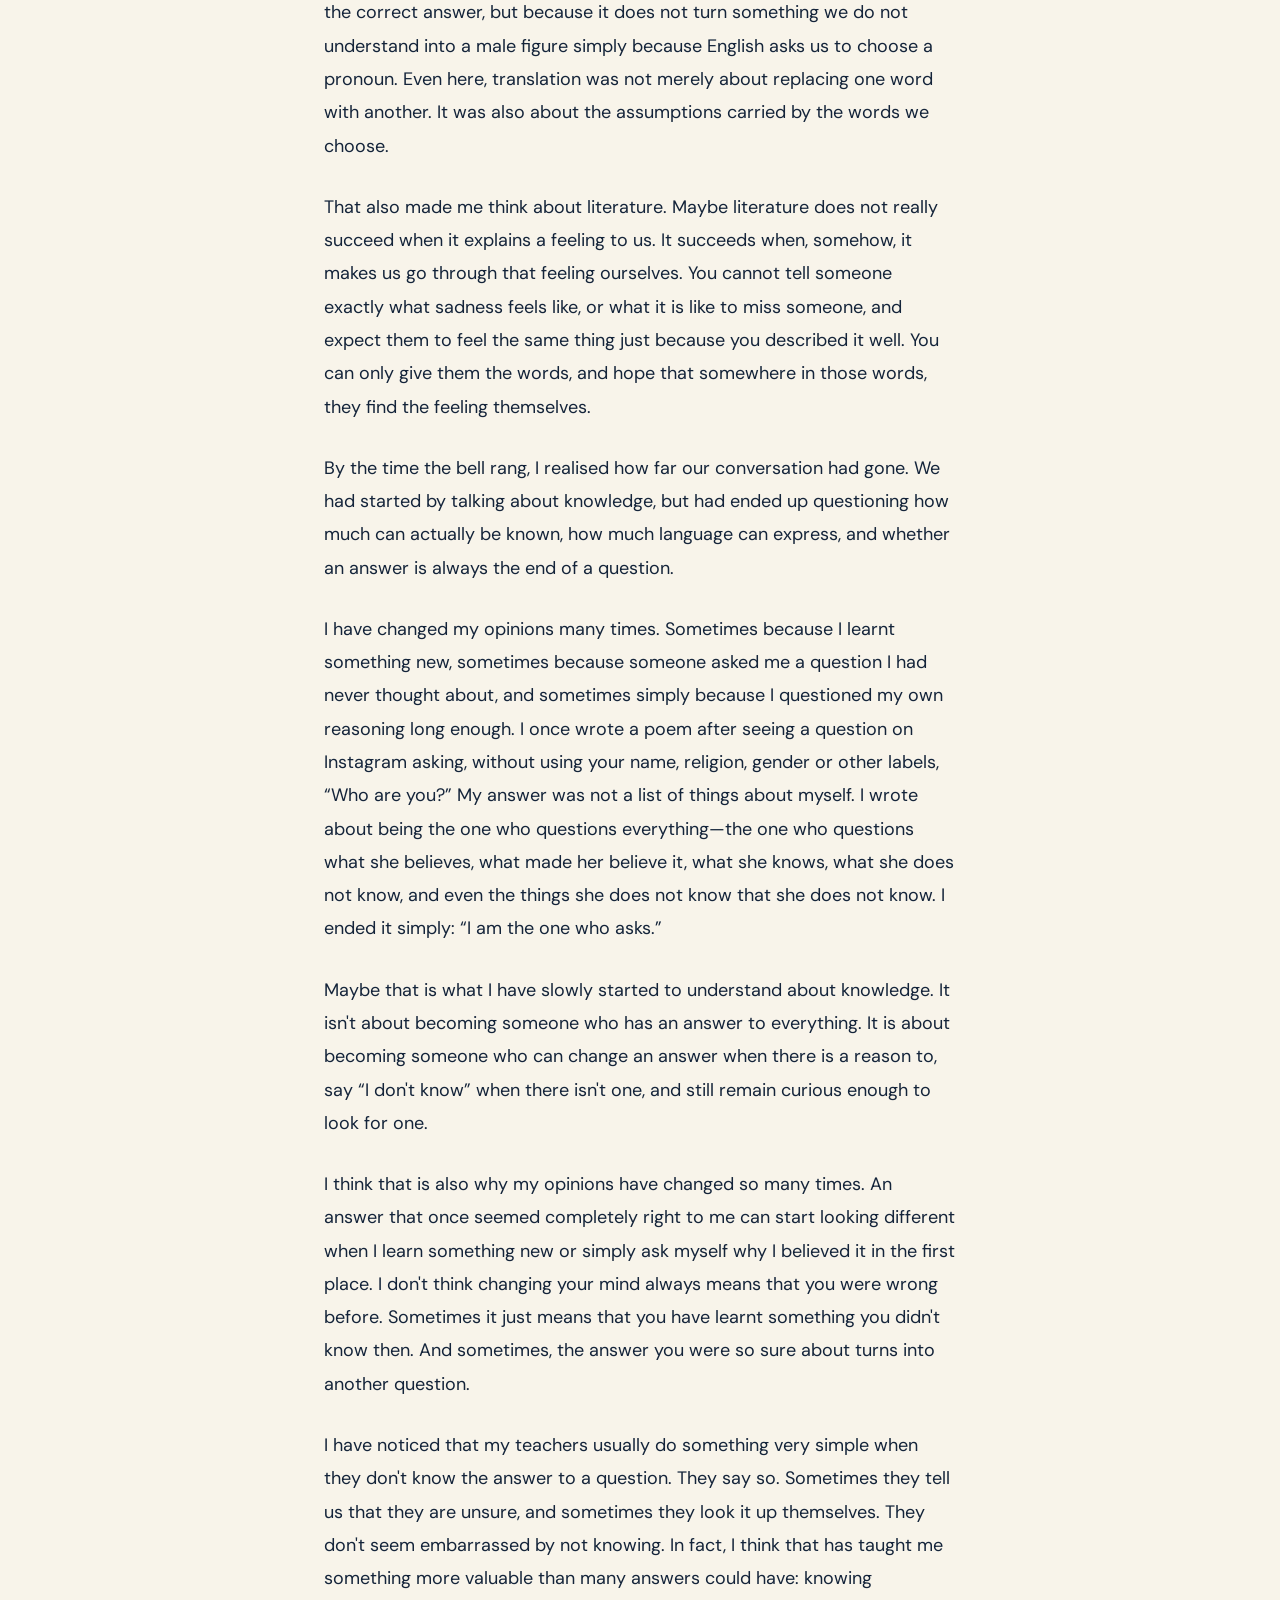
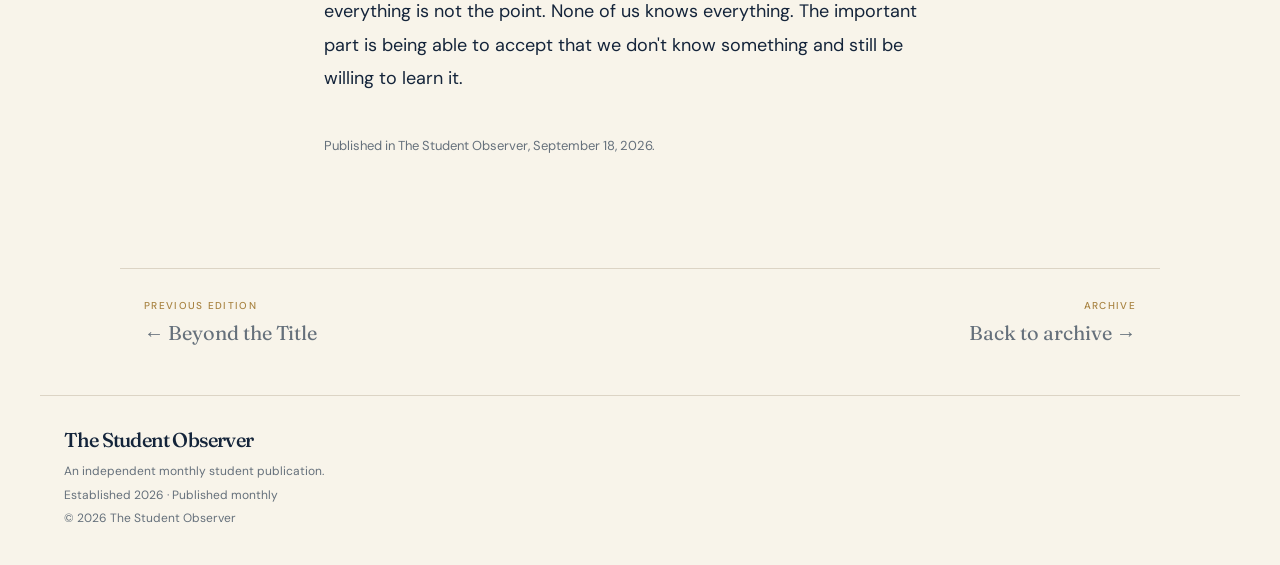
<file: the-question-after-the-answer.html>
<!doctype html>
<html lang="en">
<head>
    <meta charset="UTF-8" />
    <meta name="viewport" content="width=device-width, initial-scale=1.0" />

    <meta
        name="description"
        content="The Question After the Answer — The Student Observer"
    />

    <title>The Question After the Answer | The Student Observer</title>

    <link rel="preconnect" href="https://fonts.googleapis.com" />
    <link rel="preconnect" href="https://fonts.gstatic.com" crossorigin />

    <link
        href="https://fonts.googleapis.com/css2?family=DM+Sans:wght@400;500&family=Fraunces:ital,opsz,wght@0,9..144,400;0,9..144,500;1,9..144,400&display=swap"
        rel="stylesheet"
    />

    <link rel="stylesheet" href="styles.css" />
    <link rel="stylesheet" href="article.css" />
</head>

<body>

<a class="skip-link" href="#essay">Skip to the essay</a>

<header class="site-header">

    <a
        class="wordmark"
        href="index.html"
        aria-label="The Student Observer home"
    >
        <span>The Student</span>
        <strong>Observer</strong>
    </a>

    <button
        class="menu-toggle"
        aria-expanded="false"
        aria-controls="site-nav"
    >
        Menu
    </button>

    <nav id="site-nav" aria-label="Primary navigation">
        <a href="index.html#latest">Latest edition</a>
        <a href="index.html#editions">Archive</a>
        <a href="index.html#about">About</a>
    </nav>

</header>

<main>

<header class="article-header">

    <p class="edition-meta">
        September 18, 2026
        <span aria-hidden="true">·</span>
        Approximately 7 minute read
    </p>

    <h1>The Question After the Answer</h1>

    <p class="article-dek">
        On Asia, the Rigveda, Language, and the Trouble with Knowing
    </p>

</header>

<article id="essay" class="article">
  
<p>My teacher was explaining how America got its name from Amerigo Vespucci, an Italian explorer, when this question simply came to my mind. I asked it. I wasn&#39;t trying to make a connection or prove a point. Sometimes my questions make sense, and sometimes they don&#39;t. I just ask what comes to my mind.</p>
<p>What surprised me was that, later, a classmate asked me, “Why is your name Aashi?” I gave him three reasons why my parents had named me Aashi. But the question stayed with me. Not the question about my name—the question about questions themselves. Why do some questions seem silly simply because we don&#39;t know the answer to them?</p>
<p>My teacher had simply said that she didn&#39;t know much about why Asia was called Asia. And that led me to explore the question at home later. I found that even the origin of the word “Asia” isn&#39;t as simple as I had imagined. There are ancient explanations connecting it with the east, with the place where the sun rises, but the exact origin is still debated. And I kept wondering: if my teacher had instead told me that my question was stupid, or irrelevant to the class, would I ever have looked for the answer?</p>
<p>Somehow, the most humble and the most knowledgeable people I have met have often been the same people. My mother often says, “Knowledge lets go of ignorance,” and I have experienced that in my own life too. The more a person learns, the more they seem to realise how much they do not know. Perhaps that is why genuine knowledge does not always make a person eager to prove that they are right. Sometimes, it makes them more comfortable with saying, “I don&#39;t know.” And maybe that is also why they are more willing to listen to a question, even when they don&#39;t immediately understand where it came from.</p>
<p>I thought this was something not many people realised. I was wrong.</p>
<p>That same day, I had a long conversation with two of my classmates. It wasn&#39;t one of those random “Did you watch that movie?” conversations that somehow last through a free period. We began with philosophy, moved into psychology and some of the most human experiences that we still cannot completely explain, and by the time the bell rang, we were discussing the problems of language and translation in literature. Somewhere in between, I even drew an illustration of what we were trying to understand.</p>
<p>Our idea was simple enough to draw.</p>

<figure class="article-figure">
  <img 
    src="circle-of-knowledge.png" 
    alt="A diagram showing the circle of knowledge surrounded by what we recognise we do not yet know."
  />
  <figcaption>
    A simple sketch of an idea we discussed: as the circle of what we know expands, so does the boundary of what we recognise we do not yet know. Visual created with AI based on my original concept.
  </figcaption>
</figure>

<p>I imagined our knowledge as a circle, surrounded by everything we could recognise existed but did not yet understand. As the circle grew, so did its boundary.
     Learning something new did not bring us closer to knowing everything; it simply showed us more of what we had yet to understand. The more the circle expanded, the more clearly I could see the unknown around it.</p>
<p>When both of them agreed with the idea, I added another thought. “The thing we are discussing is a lot like the Nāsadīya Sūkta in the Rigveda. I have read a translation of it in a book,” I said.</p>
<p>The translation I had read began by questioning what existed before creation and ended somewhere even more unsettling: perhaps the one who watches over everything knows how creation happened—and perhaps even that one does not know. What stayed with me was not a particular answer, but the willingness to leave the question open.</p>
<p>There was another detail I noticed. The translation in my book repeatedly used “he” for the being or principle being referred to. I found myself uncomfortable with that certainty. Another translation I later came across used “the One” instead. I preferred that wording—not because it gives us the correct answer, but because it does not turn something we do not understand into a male figure simply because English asks us to choose a pronoun. Even here, translation was not merely about replacing one word with another. It was also about the assumptions carried by the words we choose.</p>
<p>That also made me think about literature. Maybe literature does not really succeed when it explains a feeling to us. It succeeds when, somehow, it makes us go through that feeling ourselves. You cannot tell someone exactly what sadness feels like, or what it is like to miss someone, and expect them to feel the same thing just because you described it well. You can only give them the words, and hope that somewhere in those words, they find the feeling themselves.</p>
<p>By the time the bell rang, I realised how far our conversation had gone. We had started by talking about knowledge, but had ended up questioning how much can actually be known, how much language can express, and whether an answer is always the end of a question.</p>
<p>I have changed my opinions many times. Sometimes because I learnt something new, sometimes because someone asked me a question I had never thought about, and sometimes simply because I questioned my own reasoning long enough. I once wrote a poem after seeing a question on Instagram asking, without using your name, religion, gender or other labels, “Who are you?” My answer was not a list of things about myself. I wrote about being the one who questions everything—the one who questions what she believes, what made her believe it, what she knows, what she does not know, and even the things she does not know that she does not know. I ended it simply: “I am the one who asks.”</p>
<p>Maybe that is what I have slowly started to understand about knowledge. It isn&#39;t about becoming someone who has an answer to everything. It is about becoming someone who can change an answer when there is a reason to, say “I don&#39;t know” when there isn&#39;t one, and still remain curious enough to look for one.</p>
<p>I think that is also why my opinions have changed so many times. An answer that once seemed completely right to me can start looking different when I learn something new or simply ask myself why I believed it in the first place. I don&#39;t think changing your mind always means that you were wrong before. Sometimes it just means that you have learnt something you didn&#39;t know then. And sometimes, the answer you were so sure about turns into another question.</p>
<p>I have noticed that my teachers usually do something very simple when they don&#39;t know the answer to a question. They say so. Sometimes they tell us that they are unsure, and sometimes they look it up themselves. They don&#39;t seem embarrassed by not knowing. In fact, I think that has taught me something more valuable than many answers could have: knowing everything is not the point. None of us knows everything. The important part is being able to accept that we don&#39;t know something and still be willing to learn it.</p>

  <footer>Published in The Student Observer, September 18, 2026.</footer>

  </article>

</main>

<nav class="edition-navigation" aria-label="Edition navigation">

    <a href="beyond-the-title.html">
        <span>Previous edition</span>
        ← Beyond the Title
    </a>

    <a href="index.html#editions">
        <span>Archive</span>
        Back to archive →
    </a>

</nav>

<footer>

    <div class="footer-mark">The Student Observer</div>

    <p>An independent monthly student publication.</p>

    <p>
        Established 2026
        <span aria-hidden="true">·</span>
        Published monthly
    </p>

    <p>© 2026 The Student Observer</p>

</footer>

<script src="script.js"></script>

</body>
</html>
</file>
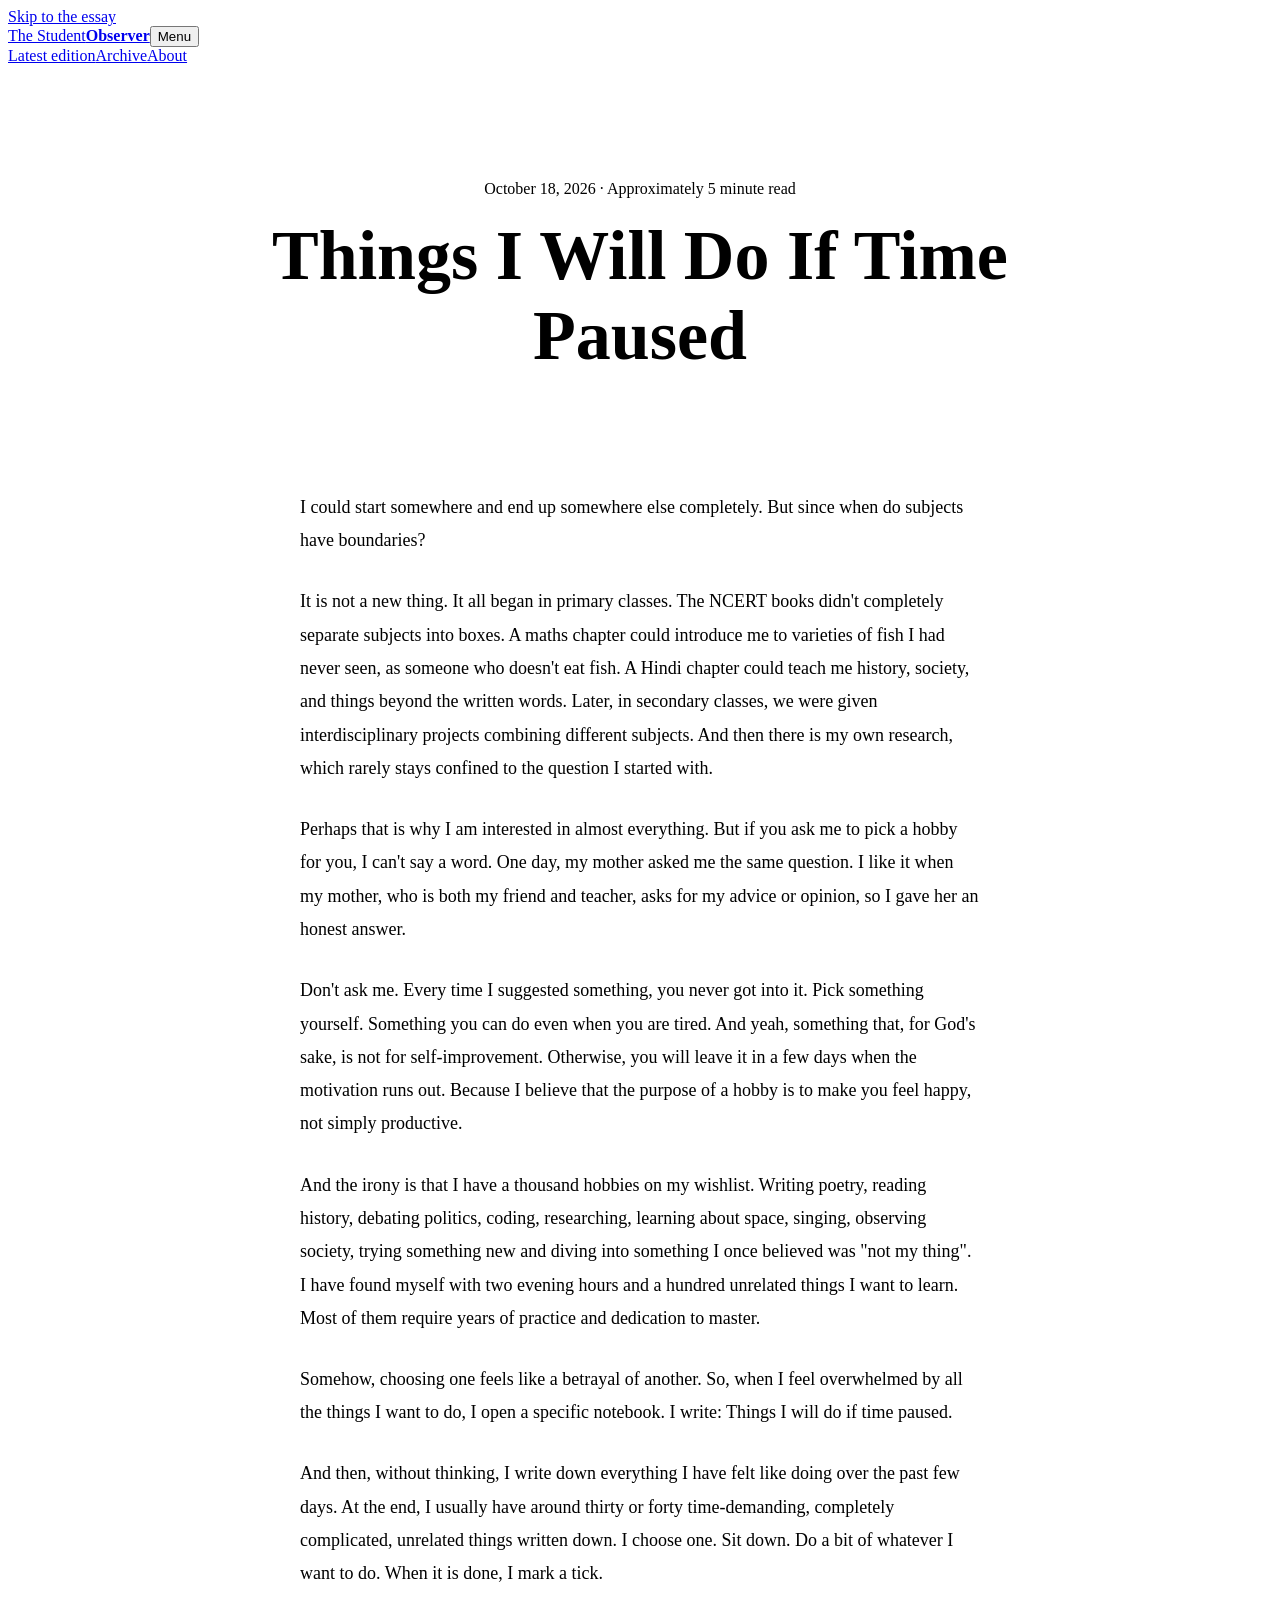
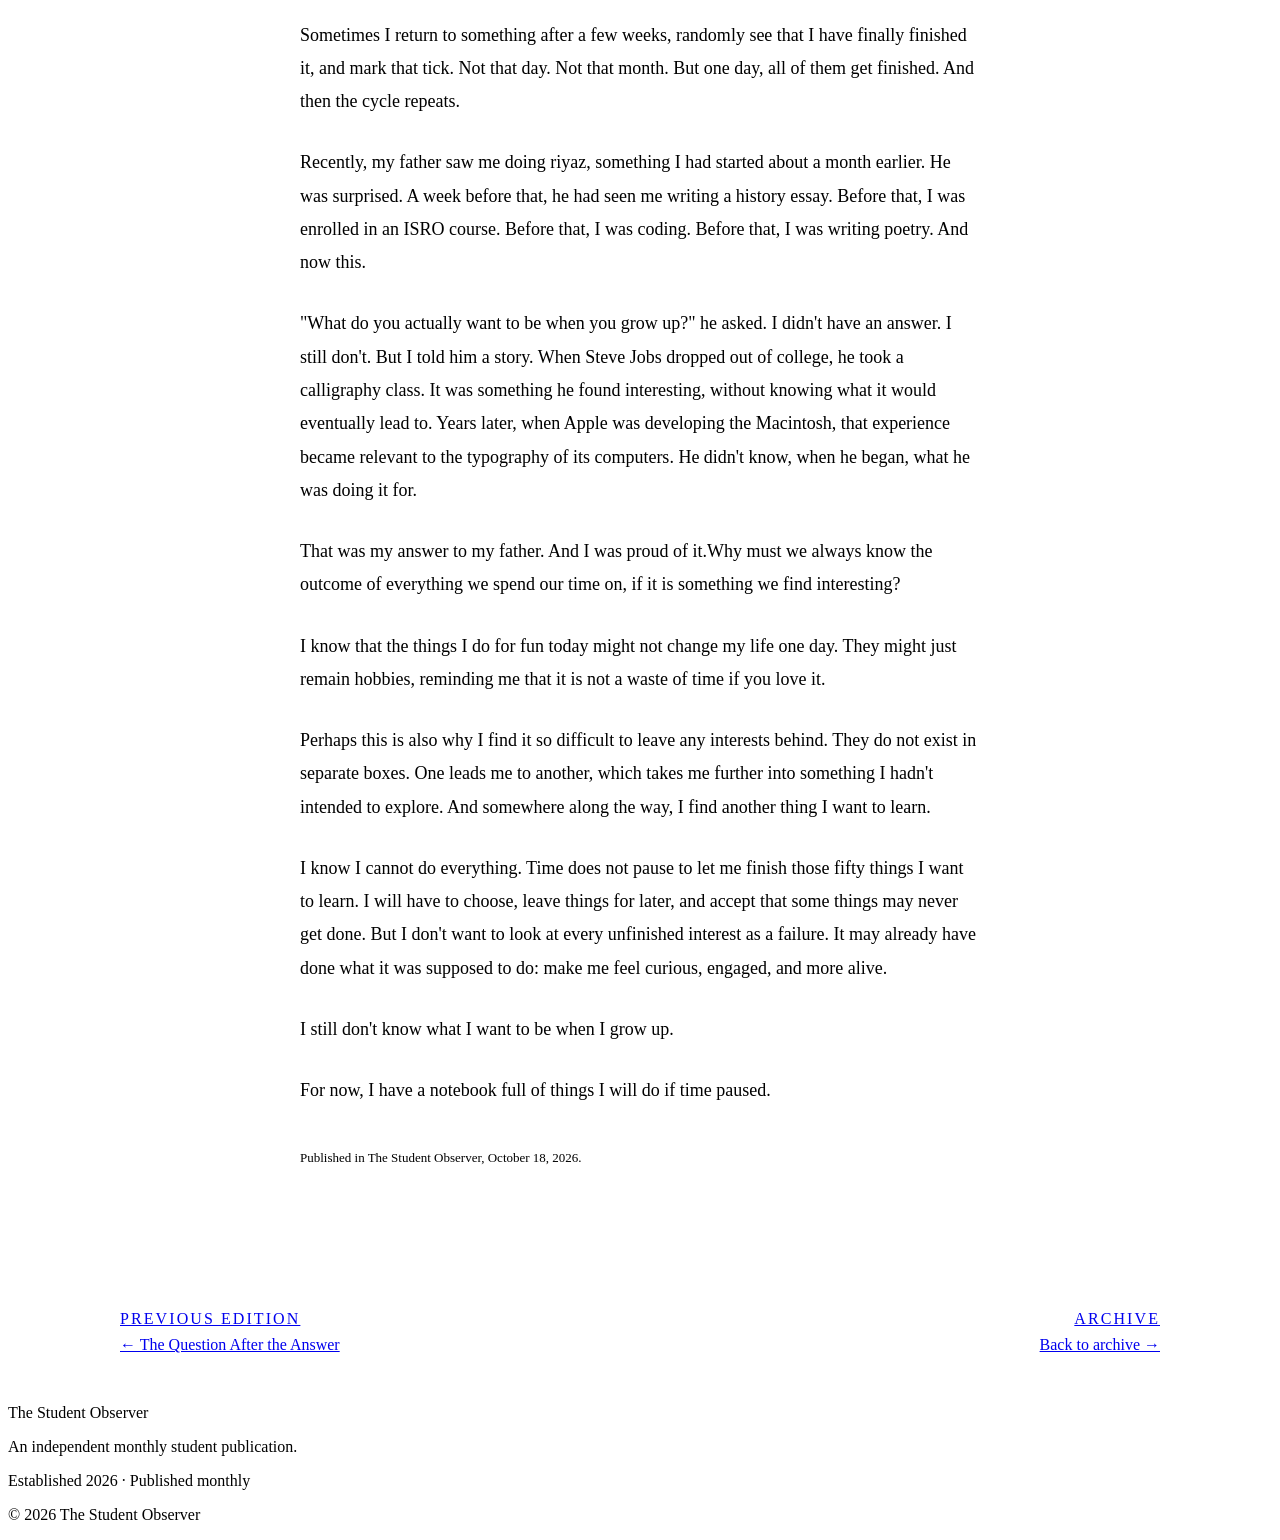
<file: things-i-will-do-if-time-paused.html>
<!doctype html>
<html lang="en"><head><meta charset="UTF-8" /><meta name="viewport" content="width=device-width, initial-scale=1.0" /><meta name="description" content="Things I Will Do If Time Paused — The Student Observer" /><title>Things I Will Do If Time Paused | The Student Observer</title><link rel="preconnect" href="https://fonts.googleapis.com" /><link rel="preconnect" href="https://fonts.gstatic.com" crossorigin /><link href="https://fonts.googleapis.com/css2?family=DM+Sans:wght@400;500&family=Fraunces:ital,opsz,wght@0,9..144,400;0,9..144,500;1,9..144,400&display=swap" rel="stylesheet" /><link rel="stylesheet" href="article.css" /></head>
<body><a class="skip-link" href="#essay">Skip to the essay</a><header class="site-header"><a class="wordmark" href="../index.html" aria-label="The Student Observer home"><span>The Student</span><strong>Observer</strong></a><button class="menu-toggle" aria-expanded="false" aria-controls="site-nav">Menu</button><nav id="site-nav" aria-label="Primary navigation"><a href="../index.html#latest">Latest edition</a><a href="../index.html#editions">Archive</a><a href="../index.html#about">About</a></nav></header>
<main><header class="article-header"><p class="edition-meta">October 18, 2026 <span aria-hidden="true">·</span> Approximately 5 minute read</p><h1>Things I Will Do If Time Paused</h1></header><article id="essay" class="article"><p>I could start somewhere and end up somewhere else completely. But since when do subjects have boundaries?</p><p>It is not a new thing. It all began in primary classes. The NCERT books didn't completely separate subjects into boxes. A maths chapter could introduce me to varieties of fish I had never seen, as someone who doesn't eat fish. A Hindi chapter could teach me history, society, and things beyond the written words. Later, in secondary classes, we were given interdisciplinary projects combining different subjects. And then there is my own research, which rarely stays confined to the question I started with.</p><p>Perhaps that is why I am interested in almost everything. But if you ask me to pick a hobby for you, I can't say a word. One day, my mother asked me the same question. I like it when my mother, who is both my friend and teacher, asks for my advice or opinion, so I gave her an honest answer.</p><p>Don't ask me. Every time I suggested something, you never got into it. Pick something yourself. Something you can do even when you are tired. And yeah, something that, for God's sake, is not for self-improvement. Otherwise, you will leave it in a few days when the motivation runs out. Because I believe that the purpose of a hobby is to make you feel happy, not simply productive.</p><p>And the irony is that I have a thousand hobbies on my wishlist. Writing poetry, reading history, debating politics, coding, researching, learning about space, singing, observing society, trying something new and diving into something I once believed was "not my thing". I have found myself with two evening hours and a hundred unrelated things I want to learn. Most of them require years of practice and dedication to master.</p><p>Somehow, choosing one feels like a betrayal of another. So, when I feel overwhelmed by all the things I want to do, I open a specific notebook. I write: Things I will do if time paused.</p><p>And then, without thinking, I write down everything I have felt like doing over the past few days. At the end, I usually have around thirty or forty time-demanding, completely complicated, unrelated things written down. I choose one. Sit down. Do a bit of whatever I want to do. When it is done, I mark a tick.</p><p>Sometimes I return to something after a few weeks, randomly see that I have finally finished it, and mark that tick. Not that day. Not that month. But one day, all of them get finished. And then the cycle repeats.</p><p>Recently, my father saw me doing riyaz, something I had started about a month earlier. He was surprised. A week before that, he had seen me writing a history essay. Before that, I was enrolled in an ISRO course. Before that, I was coding. Before that, I was writing poetry. And now this.</p><p>"What do you actually want to be when you grow up?" he asked. I didn't have an answer. I still don't. But I told him a story. When Steve Jobs dropped out of college, he took a calligraphy class. It was something he found interesting, without knowing what it would eventually lead to. Years later, when Apple was developing the Macintosh, that experience became relevant to the typography of its computers. He didn't know, when he began, what he was doing it for.</p><p>That was my answer to my father. And I was proud of it.Why must we always know the outcome of everything we spend our time on, if it is something we find interesting?</p><p>I know that the things I do for fun today might not change my life one day. They might just remain hobbies, reminding me that it is not a waste of time if you love it.</p><p>Perhaps this is also why I find it so difficult to leave any interests behind. They do not exist in separate boxes. One leads me to another, which takes me further into something I hadn't intended to explore. And somewhere along the way, I find another thing I want to learn.</p><p>I know I cannot do everything. Time does not pause to let me finish those fifty things I want to learn. I will have to choose, leave things for later, and accept that some things may never get done. But I don't want to look at every unfinished interest as a failure. It may already have done what it was supposed to do: make me feel curious, engaged, and more alive.</p><p>I still don't know what I want to be when I grow up.</p><p>For now, I have a notebook full of things I will do if time paused.</p><footer>Published in The Student Observer, October 18, 2026.</footer></article></main><nav class="edition-navigation" aria-label="Edition navigation"><a href="the-question-after-the-answer.html"><span>Previous edition</span>← The Question After the Answer</a><a href="../index.html#editions"><span>Archive</span>Back to archive →</a></nav><footer><div class="footer-mark">The Student Observer</div><p>An independent monthly student publication.</p><p>Established 2026 <span aria-hidden="true">·</span> Published monthly</p><p>© 2026 The Student Observer</p></footer><script src="../script.js"></script></body></html>
</file>
<file: styles.css>
:root { --paper:#f8f4ea; --ink:#14243a; --muted:#65707b; --gold:#a88342; --line:#dcd4c5; --sans:"DM Sans",Arial,sans-serif; --serif:"Fraunces",Georgia,serif; }
* { box-sizing:border-box; }
html { scroll-behavior:smooth; }
body { margin:0; background:var(--paper); color:var(--ink); font-family:var(--sans); font-size:16px; line-height:1.68; }
a { color:inherit; text-decoration:none; }
a:focus-visible, button:focus-visible { outline:2px solid var(--gold); outline-offset:4px; }
.skip-link { position:absolute; left:1rem; top:-4rem; background:var(--ink); color:var(--paper); padding:.5rem 1rem; z-index:3; }.skip-link:focus { top:1rem; }
.site-header { max-width:1200px; padding:26px 24px; margin:auto; display:flex; justify-content:space-between; align-items:center; }
.wordmark { display:grid; line-height:1; font:400 16px var(--serif); letter-spacing:-.04em; }.wordmark strong { font-weight:500; font-size:21px; }
nav { display:flex; gap:27px; font-size:13px; color:var(--muted); } nav a:hover,.contact-links a:hover { color:var(--gold); }
.menu-toggle { display:none; border:0; background:none; font:inherit; color:var(--ink); }
.hero { min-height:66vh; max-width:860px; margin:auto; padding:13vh 24px 10vh; display:flex; flex-direction:column; align-items:center; text-align:center; justify-content:center; }
.eyebrow,.section-label { color:var(--gold); font-size:15px; text-transform:uppercase; letter-spacing:.14em; font-weight:500; }
h1,h2,h3,p { margin-top:0; } h1,h2,h3 { font-family:var(--serif); font-weight:400; letter-spacing:-.045em; line-height:1.08; }
h1 { font-size:clamp(58px,10vw,112px); margin:13px 0 25px; } h1 span { display:block; font-size:.5em; letter-spacing:-.035em; margin-bottom:3px; }
.hero-copy { max-width:500px; font-size:clamp(18px,2vw,21px); line-height:1.55; margin-bottom:31px; }
.text-link,.read-link { border-bottom:1px solid var(--gold); padding-bottom:4px; font-size:14px; transition:color .2s ease; }.text-link:hover,.read-link:hover { color:var(--gold); }
.edition-section,.about,.editor { max-width:1040px; padding:100px 24px; margin:auto; }.latest { border-top:1px solid var(--line); }
.feature-edition { max-width:690px; margin:33px auto 0; padding-left:38px; border-left:2px solid var(--gold); }.edition-meta { font-size:12px; letter-spacing:.02em; color:var(--muted); margin-bottom:13px; }.edition-meta span { color:var(--gold); padding:0 3px; }
.feature-edition h2 { font-size:clamp(37px,5vw,60px); margin-bottom:18px; }.feature-edition p:not(.edition-meta) { max-width:570px; font-size:18px; margin-bottom:25px; }
.section-heading { margin-bottom:28px; }.section-heading h2,.about h2,.editor h2 { font-size:clamp(36px,4vw,50px); margin:9px 0 0; }
.edition-list { border-top:1px solid var(--line); }.edition-row { display:grid; grid-template-columns:1fr auto; gap:25px; padding:31px 4px 30px; border-bottom:1px solid var(--line); }.edition-row h3 { font-size:28px; margin-bottom:9px; }.edition-row h3 a { display:inline; }.edition-row h3 a:hover { color:var(--gold); }.edition-row div > p:last-child { color:var(--muted); max-width:600px; margin-bottom:0; }.arrow-link { font-size:25px; color:var(--gold); padding:0 6px; height:max-content; }.arrow-link:hover { transform:translate(2px,-2px); }
.about { border-top:1px solid var(--line); }.about-grid { display:grid; grid-template-columns:.85fr 1fr; gap:10%; margin-top:25px; }.about-grid p { max-width:64ch; font-size:17px; line-height:1.82; margin-bottom:1.55em; }.about-grid p:last-child { margin-bottom:0; }
.editor { padding-top:35px; padding-bottom:105px; }.editor-label { max-width:1040px; margin:0 auto 20px; }.editor-details { max-width:1040px; margin:auto; display:grid; grid-template-columns:370px minmax(0, 1fr); gap:62px; align-items:start; }.editor-photo { width:100%; aspect-ratio:3 / 4; object-fit:cover; object-position:38% center; margin-top:76px; }.editor-copy { max-width:64ch; }.editor-details h2 { margin:0 0 33px; }.editor-letter p { font-size:17px; line-height:1.82; margin-bottom:1.55em; }.editor-signature { margin:43px 0 0; font-family:var(--serif); letter-spacing:-.025em; line-height:1.2; }.signature-name,.signature-title { display:block; }.signature-name { color:var(--ink); font-size:23px; font-weight:500; }.signature-title { margin-top:2px; color:var(--muted); font-size:17px; font-style:italic; font-weight:400; }.contact-links { display:flex; gap:20px; margin-top:28px; font-size:13px!important; }.contact-links a { border-bottom:1px solid var(--gold); }
footer { border-top:1px solid var(--line); max-width:1200px; margin:auto; padding:33px 24px 37px; color:var(--muted); font-size:12px; } footer p { margin:3px 0 0; }.footer-mark { margin-bottom:10px; font:500 20px/1.1 var(--serif); color:var(--ink); letter-spacing:-.04em; }
@media (min-width:621px) and (max-width:820px) { .editor-details { grid-template-columns:270px minmax(0,1fr); gap:40px; }.editor-photo { margin-top:62px; }.about-grid { gap:7%; } }
@media (max-width:620px) { .site-header { padding:20px 20px; position:relative; }.menu-toggle { display:block; font-size:13px; }.site-header nav { display:none; position:absolute; right:20px; top:58px; z-index:2; padding:15px; background:var(--paper); border:1px solid var(--line); flex-direction:column; gap:10px; }.site-header nav.open { display:flex; }.hero { min-height:67vh; padding:12vh 24px 11vh; }.edition-section,.about,.editor { padding:72px 24px; }.feature-edition { padding-left:23px; }.about-grid { grid-template-columns:1fr; gap:22px; }.edition-row { padding:25px 0; }.edition-row h3 { font-size:25px; }.editor-details { display:block; }.editor-photo { display:block; width:min(340px, 88vw); margin:0 0 35px; }.editor-details h2 { font-size:33px; margin-bottom:27px; }.editor-letter p { font-size:16px; } footer { grid-template-columns:1fr; gap:11px; padding:25px 20px; }.editor { padding-top:20px; } }
@media (prefers-reduced-motion:reduce) { html { scroll-behavior:auto; } *,*:before,*:after { transition:none!important; } }
</file>
<file: article.css>
.article-header { max-width:780px; margin:0 auto; padding:11vh 24px 9vh; text-align:center; }.article-header .edition-meta { margin-bottom:18px; }.article-header h1 { font-size:clamp(40px,6vw,70px); margin:0 0 16px; }.article-byline { margin:0; color:var(--muted); font-size:14px; }.article-dek { max-width:580px; margin:0 auto; font:400 clamp(19px,2.4vw,24px)/1.5 var(--serif); color:#3d4a58; }
.article { max-width:680px; padding:0 24px 110px; margin:auto; font-size:18px; line-height:1.85; }.article p { margin-bottom:1.55em; }.article h2 { font-size:34px; margin:2.25em 0 .65em; }.article blockquote { margin:2.5em -5vw; padding:0 5vw; border-left:2px solid var(--gold); font:400 clamp(25px,3vw,34px)/1.35 var(--serif); letter-spacing:-.035em; }.article footer { display:block; border:0; margin:3em 0 0; padding:0; color:var(--muted); font-size:13px; }.edition-navigation { border-top:1px solid var(--line); max-width:1040px; margin:auto; padding:30px 24px 50px; display:flex; justify-content:space-between; gap:28px; }.edition-navigation a { max-width:45%; font:400 20px/1.25 var(--serif); }.edition-navigation a:last-child { text-align:right; }.edition-navigation span { display:block; color:var(--gold); font:500 10px var(--sans); text-transform:uppercase; letter-spacing:.13em; margin-bottom:8px; }.edition-navigation a:hover { color:var(--gold); }
@media (max-width:620px) { .article-header { padding-top:9vh; padding-bottom:7vh; }.article { font-size:17px; padding-bottom:75px; }.article blockquote { margin:2.2em 0; padding-left:22px; }.edition-navigation { padding-bottom:36px; }.edition-navigation a { font-size:16px; } }

.article-figure {
  margin: 3rem auto;
  max-width: 820px;
}

.article-figure img {
  display: block;
  width: 100%;
  height: auto;
}

.article-figure figcaption {
  margin-top: 0.85rem;
  font-family: var(--sans);
  font-size: 0.82rem;
  line-height: 1.55;
  color: var(--muted);
}
</file>
